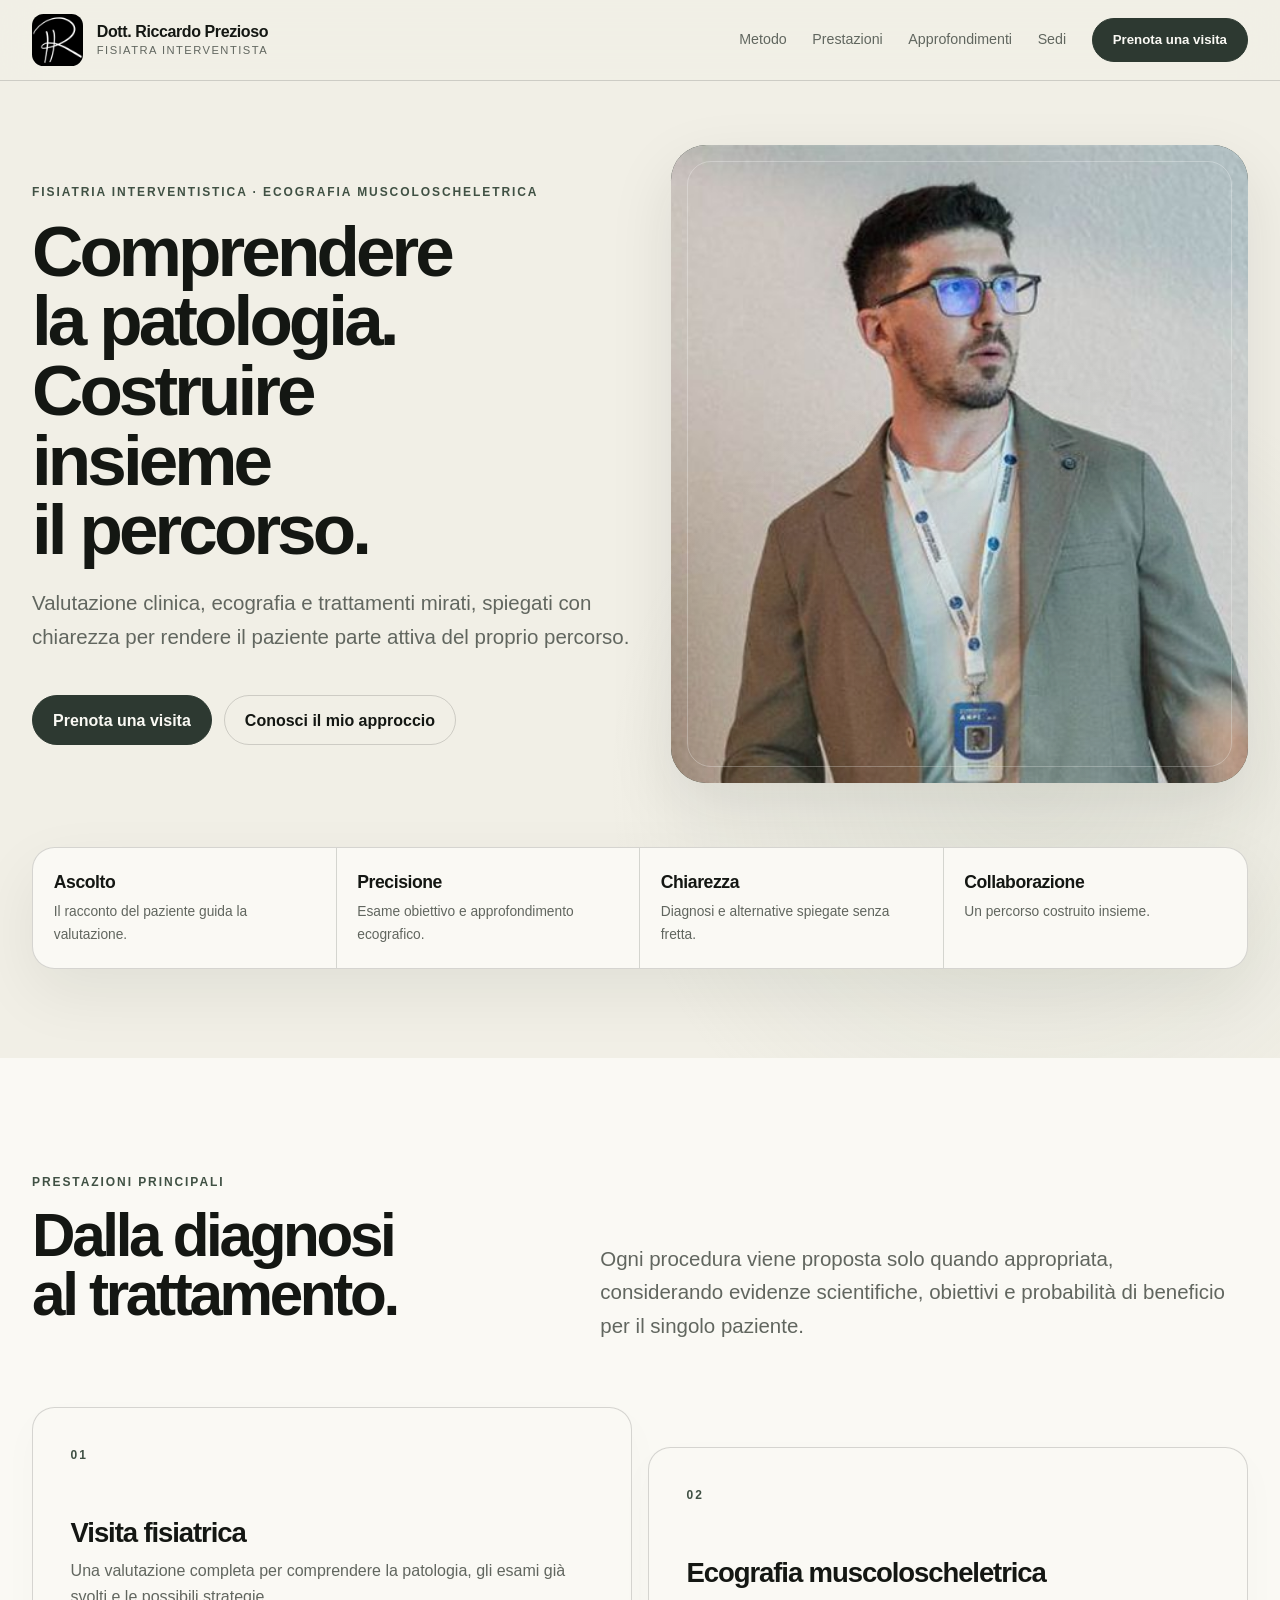
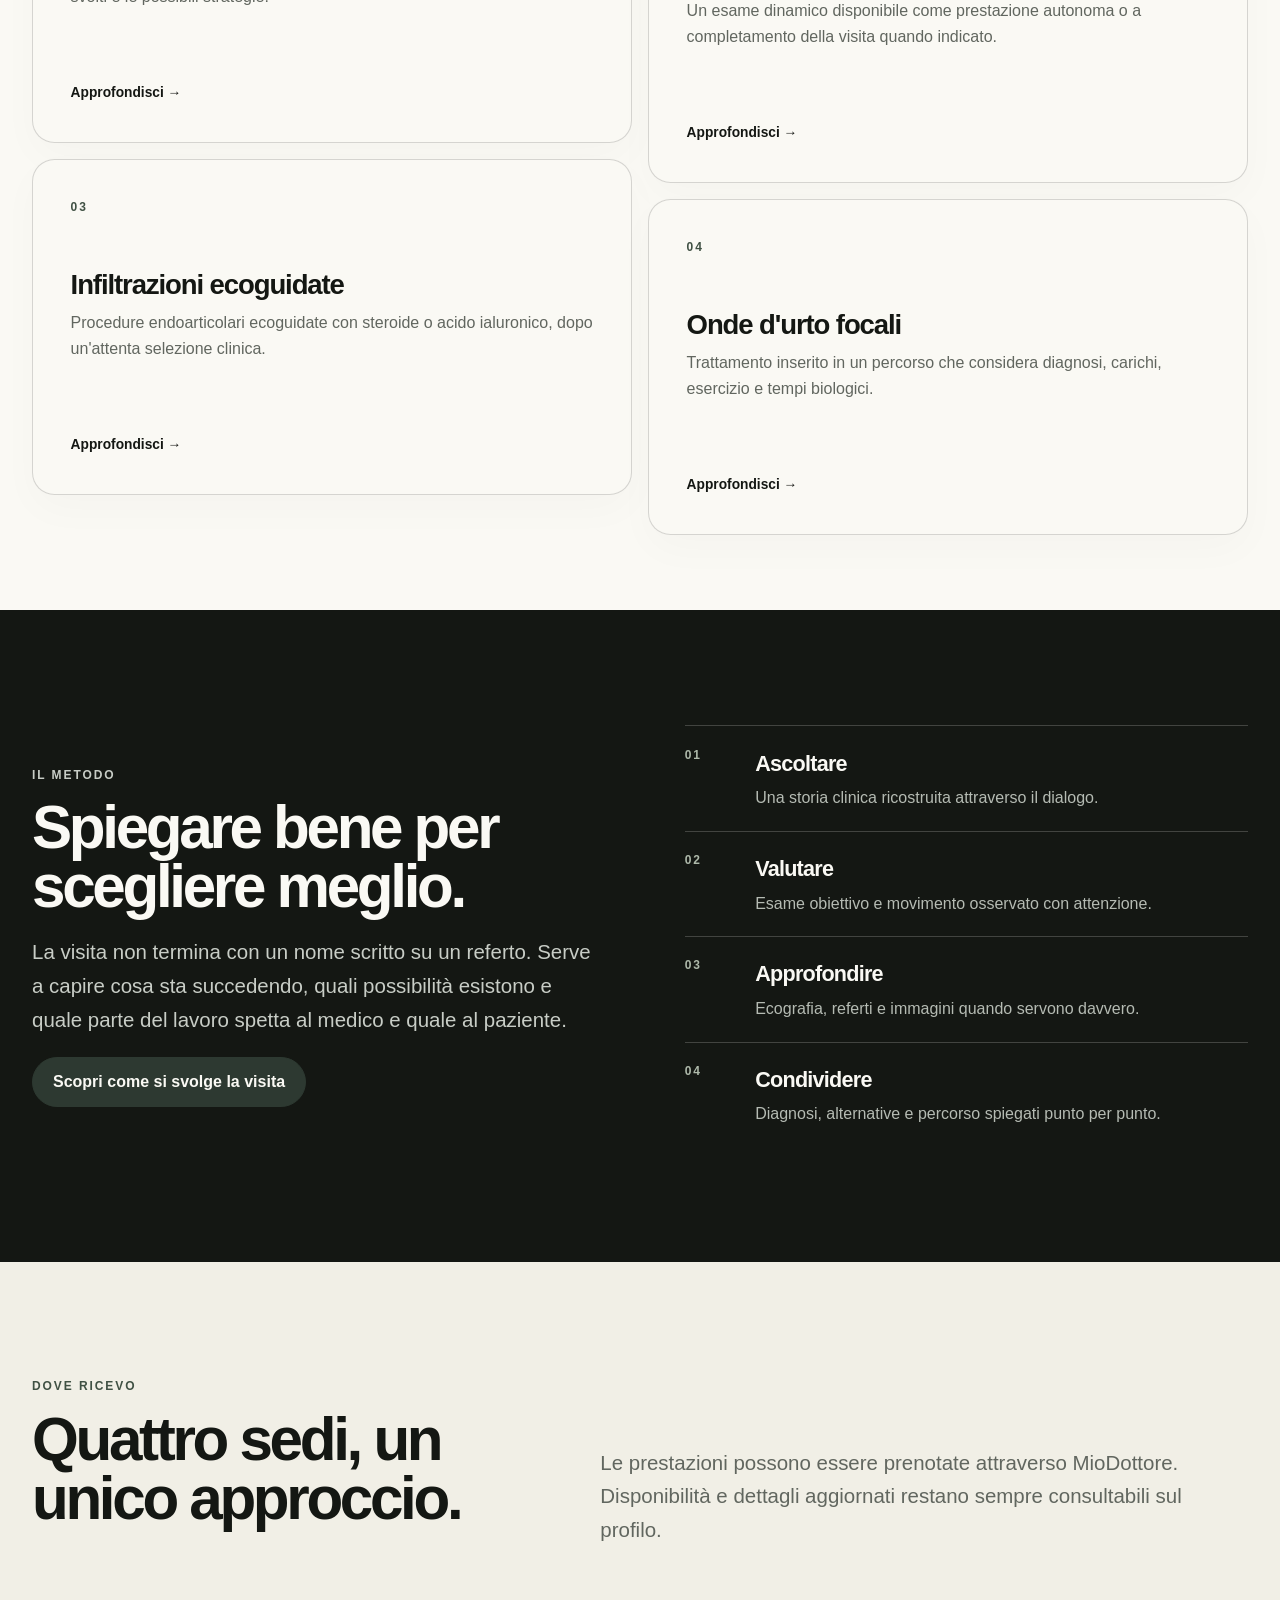
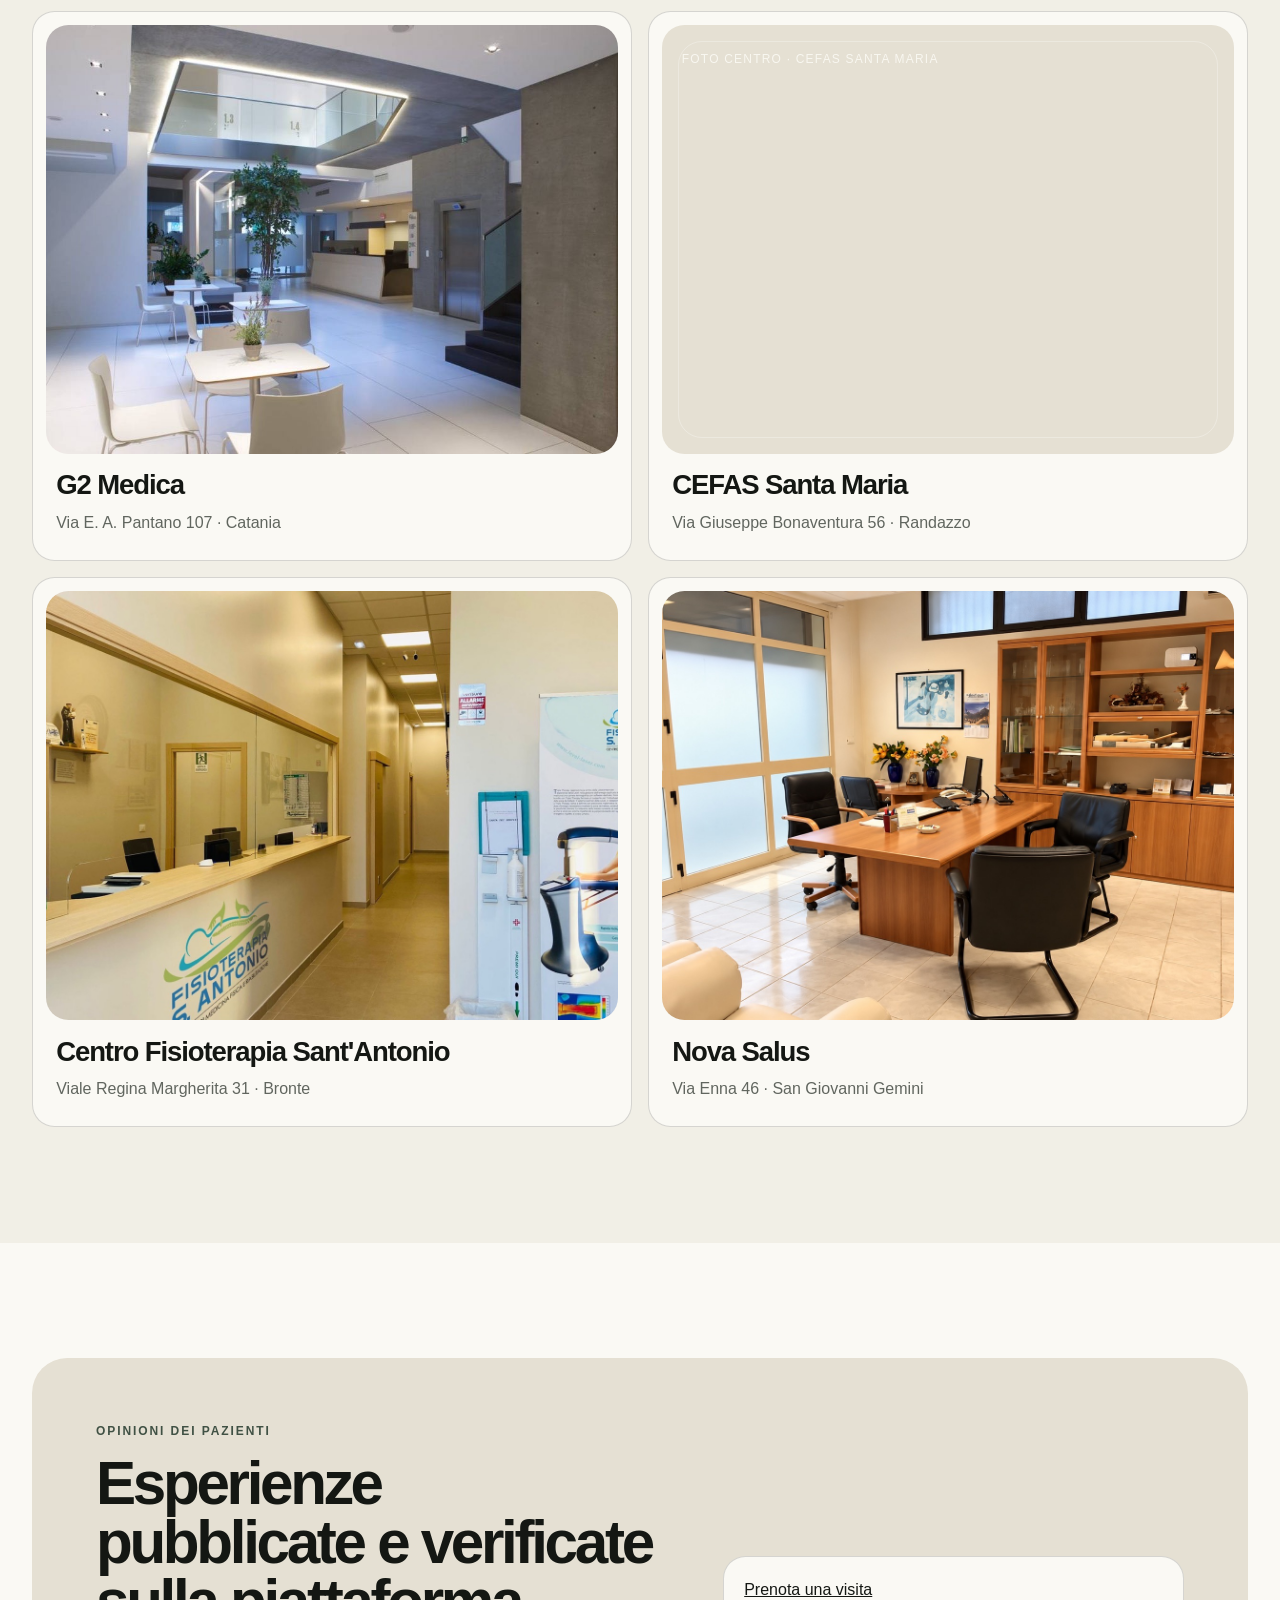
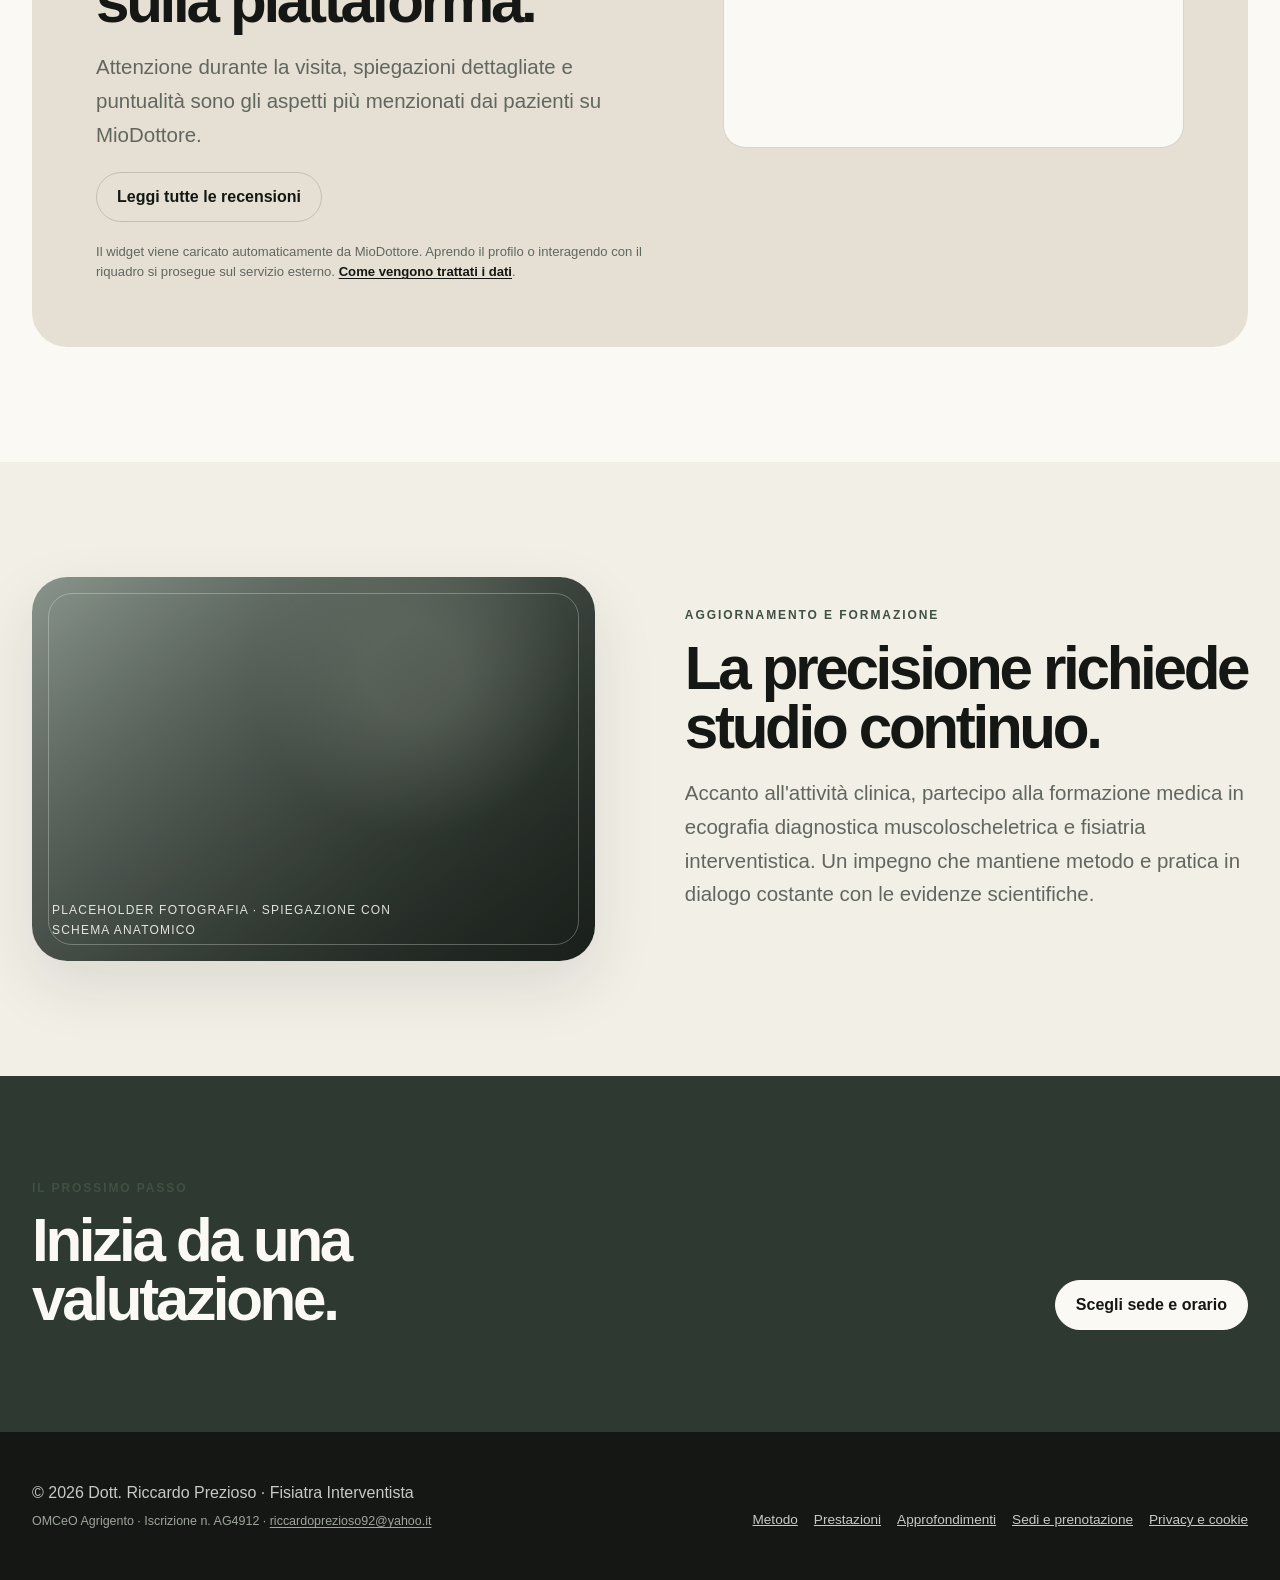
<file: site/index.html>
<!doctype html>
<html lang="it">
  <head>
    <meta charset="utf-8">
    <meta name="viewport" content="width=device-width, initial-scale=1">
    <meta name="description" content="Sito professionale del Dott. Riccardo Prezioso, Fisiatra Interventista.">
    <link rel="canonical" href="https://www.riccardoprezioso.it/">
    <title>Dott. Riccardo Prezioso — Fisiatra Interventista</title>
    <link rel="icon" href="favicon.ico" sizes="any">
    <link rel="icon" type="image/png" sizes="32x32" href="assets/images/favicon-32.png">
    <link rel="icon" type="image/png" sizes="192x192" href="assets/images/icon-192.png">
    <link rel="apple-touch-icon" href="assets/images/apple-touch-icon.png">
    <meta name="theme-color" content="#141713">
    <link rel="stylesheet" href="assets/css/styles.css?v=20261024-5">
    <script src="assets/js/main.js?v=20261024-3" defer></script>
  </head>
  <body>
    <a class="skip-link" href="#contenuto">Vai al contenuto</a>

    <header class="site-header">
      <div class="container header-inner">
        <a class="brand" href="index.html" aria-label="Dott. Riccardo Prezioso, home">
          <img class="brand-mark" src="assets/images/logo-riccardo-prezioso.jpg" alt="" width="512" height="512" aria-hidden="true">
          <span class="brand-copy">
            <strong>Dott. Riccardo Prezioso</strong>
            <small>Fisiatra Interventista</small>
          </span>
        </a>
        <div class="header-actions">
          <a class="button mobile-booking-button" href="sedi.html#prenota">Prenota una visita</a>
          <button class="menu-toggle" type="button" aria-expanded="false" aria-controls="site-navigation">
            <span data-menu-toggle-text>Menu</span>
            <span class="menu-toggle-icon" aria-hidden="true"><span></span><span></span></span>
          </button>
        </div>
        <nav class="site-nav" id="site-navigation" aria-label="Navigazione principale" data-mobile-nav>
          <a class="nav-home" data-nav-link href="index.html">Home</a>
          <a data-nav-link href="metodo.html">Metodo</a>
          <a data-nav-link href="prestazioni.html">Prestazioni</a>
          <a data-nav-link href="approfondimenti.html">Approfondimenti</a>
          <a data-nav-link href="sedi.html">Sedi</a>
          <a class="button" href="sedi.html#prenota">Prenota una visita</a>
        </nav>
      </div>
    </header>

    <main id="contenuto">
      <section class="hero">
        <div class="container hero-grid">
          <div class="hero-copy">
            <p class="eyebrow">Fisiatria interventistica · Ecografia muscoloscheletrica</p>
            <h1>Comprendere la patologia. Costruire insieme il percorso.</h1>
            <p class="lead">Valutazione clinica, ecografia e trattamenti mirati, spiegati con chiarezza per rendere il paziente parte attiva del proprio percorso.</p>
            <div class="hero-actions">
              <a class="button" href="sedi.html#prenota">Prenota una visita</a>
              <a class="button secondary" href="metodo.html">Conosci il mio approccio</a>
            </div>
          </div>
          <figure class="profile-photo hero-profile-photo">
            <img src="assets/images/riccardo-prezioso-miodottore.jpg" alt="Dott. Riccardo Prezioso" width="500" height="500" fetchpriority="high">
          </figure>
        </div>
      </section>

      <section class="trust-strip" aria-label="Elementi principali del metodo">
        <div class="container trust-grid">
          <div class="trust-item"><strong>Ascolto</strong><span>Il racconto del paziente guida la valutazione.</span></div>
          <div class="trust-item"><strong>Precisione</strong><span>Esame obiettivo e approfondimento ecografico.</span></div>
          <div class="trust-item"><strong>Chiarezza</strong><span>Diagnosi e alternative spiegate senza fretta.</span></div>
          <div class="trust-item"><strong>Collaborazione</strong><span>Un percorso costruito insieme.</span></div>
        </div>
      </section>

      <section class="section surface" id="prestazioni">
        <div class="container">
          <div class="section-heading">
            <div>
              <p class="eyebrow">Prestazioni principali</p>
              <h2>Dalla diagnosi al trattamento.</h2>
            </div>
            <p class="lead">Ogni procedura viene proposta solo quando appropriata, considerando evidenze scientifiche, obiettivi e probabilità di beneficio per il singolo paziente.</p>
          </div>
          <div class="card-grid">
            <a class="card" href="prestazioni.html#visita">
              <span class="card-number">01</span>
              <div><h3>Visita fisiatrica</h3><p>Una valutazione completa per comprendere la patologia, gli esami già svolti e le possibili strategie.</p></div>
              <span class="card-cta">Approfondisci →</span>
            </a>
            <a class="card" href="prestazioni.html#ecografia">
              <span class="card-number">02</span>
              <div><h3>Ecografia muscoloscheletrica</h3><p>Un esame dinamico disponibile come prestazione autonoma o a completamento della visita quando indicato.</p></div>
              <span class="card-cta">Approfondisci →</span>
            </a>
            <a class="card" href="prestazioni.html#infiltrazioni">
              <span class="card-number">03</span>
              <div><h3>Infiltrazioni ecoguidate</h3><p>Procedure endoarticolari ecoguidate con steroide o acido ialuronico, dopo un'attenta selezione clinica.</p></div>
              <span class="card-cta">Approfondisci →</span>
            </a>
            <a class="card" href="prestazioni.html#onde-urto">
              <span class="card-number">04</span>
              <div><h3>Onde d'urto focali</h3><p>Trattamento inserito in un percorso che considera diagnosi, carichi, esercizio e tempi biologici.</p></div>
              <span class="card-cta">Approfondisci →</span>
            </a>
          </div>
        </div>
      </section>

      <section class="section dark">
        <div class="container split">
          <div>
            <p class="eyebrow">Il metodo</p>
            <h2>Spiegare bene per scegliere meglio.</h2>
            <p class="lead">La visita non termina con un nome scritto su un referto. Serve a capire cosa sta succedendo, quali possibilità esistono e quale parte del lavoro spetta al medico e quale al paziente.</p>
            <a class="button" href="metodo.html">Scopri come si svolge la visita</a>
          </div>
          <ol class="steps">
            <li><div><strong>Ascoltare</strong><span>Una storia clinica ricostruita attraverso il dialogo.</span></div></li>
            <li><div><strong>Valutare</strong><span>Esame obiettivo e movimento osservato con attenzione.</span></div></li>
            <li><div><strong>Approfondire</strong><span>Ecografia, referti e immagini quando servono davvero.</span></div></li>
            <li><div><strong>Condividere</strong><span>Diagnosi, alternative e percorso spiegati punto per punto.</span></div></li>
          </ol>
        </div>
      </section>

      <section class="section" id="sedi">
        <div class="container">
          <div class="section-heading">
            <div>
              <p class="eyebrow">Dove ricevo</p>
              <h2>Quattro sedi, un unico approccio.</h2>
            </div>
            <p class="lead">Le prestazioni possono essere prenotate attraverso MioDottore. Disponibilità e dettagli aggiornati restano sempre consultabili sul profilo.</p>
          </div>
          <div class="location-grid">
            <article class="location-card">
              <figure class="center-photo"><img src="assets/images/centro-g2-medica.jpg" alt="Area di accoglienza interna di G2 Medica" width="912" height="684" loading="lazy"></figure>
              <div class="location-copy"><h3>G2 Medica</h3><p>Via E. A. Pantano 107 · Catania</p></div>
            </article>
            <article class="location-card">
              <div class="photo-placeholder center-photo" role="img" aria-label="Placeholder fotografia di CEFAS Santa Maria"><span>Foto centro · CEFAS Santa Maria</span></div>
              <div class="location-copy"><h3>CEFAS Santa Maria</h3><p>Via Giuseppe Bonaventura 56 · Randazzo</p></div>
            </article>
            <article class="location-card">
              <figure class="center-photo"><img src="assets/images/centro-sant-antonio.jpg" alt="Reception del Centro Fisioterapia Sant'Antonio" width="1200" height="900" loading="lazy"></figure>
              <div class="location-copy"><h3>Centro Fisioterapia Sant'Antonio</h3><p>Viale Regina Margherita 31 · Bronte</p></div>
            </article>
            <article class="location-card">
              <figure class="center-photo"><img src="assets/images/centro-nova-salus.jpg" alt="Studio medico di Nova Salus" width="1200" height="900" loading="lazy"></figure>
              <div class="location-copy"><h3>Nova Salus</h3><p>Via Enna 46 · San Giovanni Gemini</p></div>
            </article>
          </div>
        </div>
      </section>

      <section class="section surface">
        <div class="container review-panel">
          <div>
            <p class="eyebrow">Opinioni dei pazienti</p>
            <h2>Esperienze pubblicate e verificate sulla piattaforma.</h2>
            <p class="lead">Attenzione durante la visita, spiegazioni dettagliate e puntualità sono gli aspetti più menzionati dai pazienti su MioDottore.</p>
            <a class="button secondary" href="https://www.miodottore.it/profilo/riccardo-prezioso" rel="nofollow">Leggi tutte le recensioni</a>
            <p class="external-service-note">Il widget viene caricato automaticamente da MioDottore. Aprendo il profilo o interagendo con il riquadro si prosegue sul servizio esterno. <a href="privacy.html#miodottore">Come vengono trattati i dati</a>.</p>
          </div>
          <div class="widget-frame">
            <a id="zl-url" class="zl-url" href="https://www.miodottore.it/profilo/riccardo-prezioso" rel="nofollow" data-zlw-doctor="riccardo-prezioso" data-zlw-type="certificate" data-zlw-opinion="false" data-zlw-hide-branding="true" data-zlw-saas-only="true" data-zlw-a11y-title="Widget di prenotazione visite mediche">Prenota una visita</a>
            <script>!function($_x,_s,id){var js,fjs=$_x.getElementsByTagName(_s)[0];if(!$_x.getElementById(id)){js=$_x.createElement(_s);js.id=id;js.src="https://platform.docplanner.com/js/widget.js";fjs.parentNode.insertBefore(js,fjs);}}(document,"script","zl-widget-s");</script>
          </div>
        </div>
      </section>

      <section class="section">
        <div class="container split">
          <div class="photo-placeholder" role="img" aria-label="Placeholder fotografia durante una spiegazione clinica"><span>Placeholder fotografia · spiegazione con schema anatomico</span></div>
          <div>
            <p class="eyebrow">Aggiornamento e formazione</p>
            <h2>La precisione richiede studio continuo.</h2>
            <p class="lead">Accanto all'attività clinica, partecipo alla formazione medica in ecografia diagnostica muscoloscheletrica e fisiatria interventistica. Un impegno che mantiene metodo e pratica in dialogo costante con le evidenze scientifiche.</p>
          </div>
        </div>
      </section>

      <section class="cta-band">
        <div class="container cta-inner">
          <div>
            <p class="eyebrow">Il prossimo passo</p>
            <h2>Inizia da una valutazione.</h2>
          </div>
          <a class="button" href="sedi.html#prenota">Scegli sede e orario</a>
        </div>
      </section>
    </main>

    <footer class="site-footer">
      <div class="container footer-grid">
        <div class="footer-identity">
          <p>© 2026 Dott. Riccardo Prezioso · Fisiatra Interventista</p>
          <p class="footer-meta">OMCeO Agrigento · Iscrizione n. AG4912 · <a href="mailto:riccardoprezioso92@yahoo.it">riccardoprezioso92@yahoo.it</a></p>
        </div>
        <nav class="footer-links" aria-label="Link nel piè di pagina">
          <a href="metodo.html">Metodo</a>
          <a href="prestazioni.html">Prestazioni</a>
          <a href="approfondimenti.html">Approfondimenti</a>
          <a href="sedi.html">Sedi e prenotazione</a>
          <a href="privacy.html">Privacy e cookie</a>
        </nav>
      </div>
    </footer>
  </body>
</html>
</file>
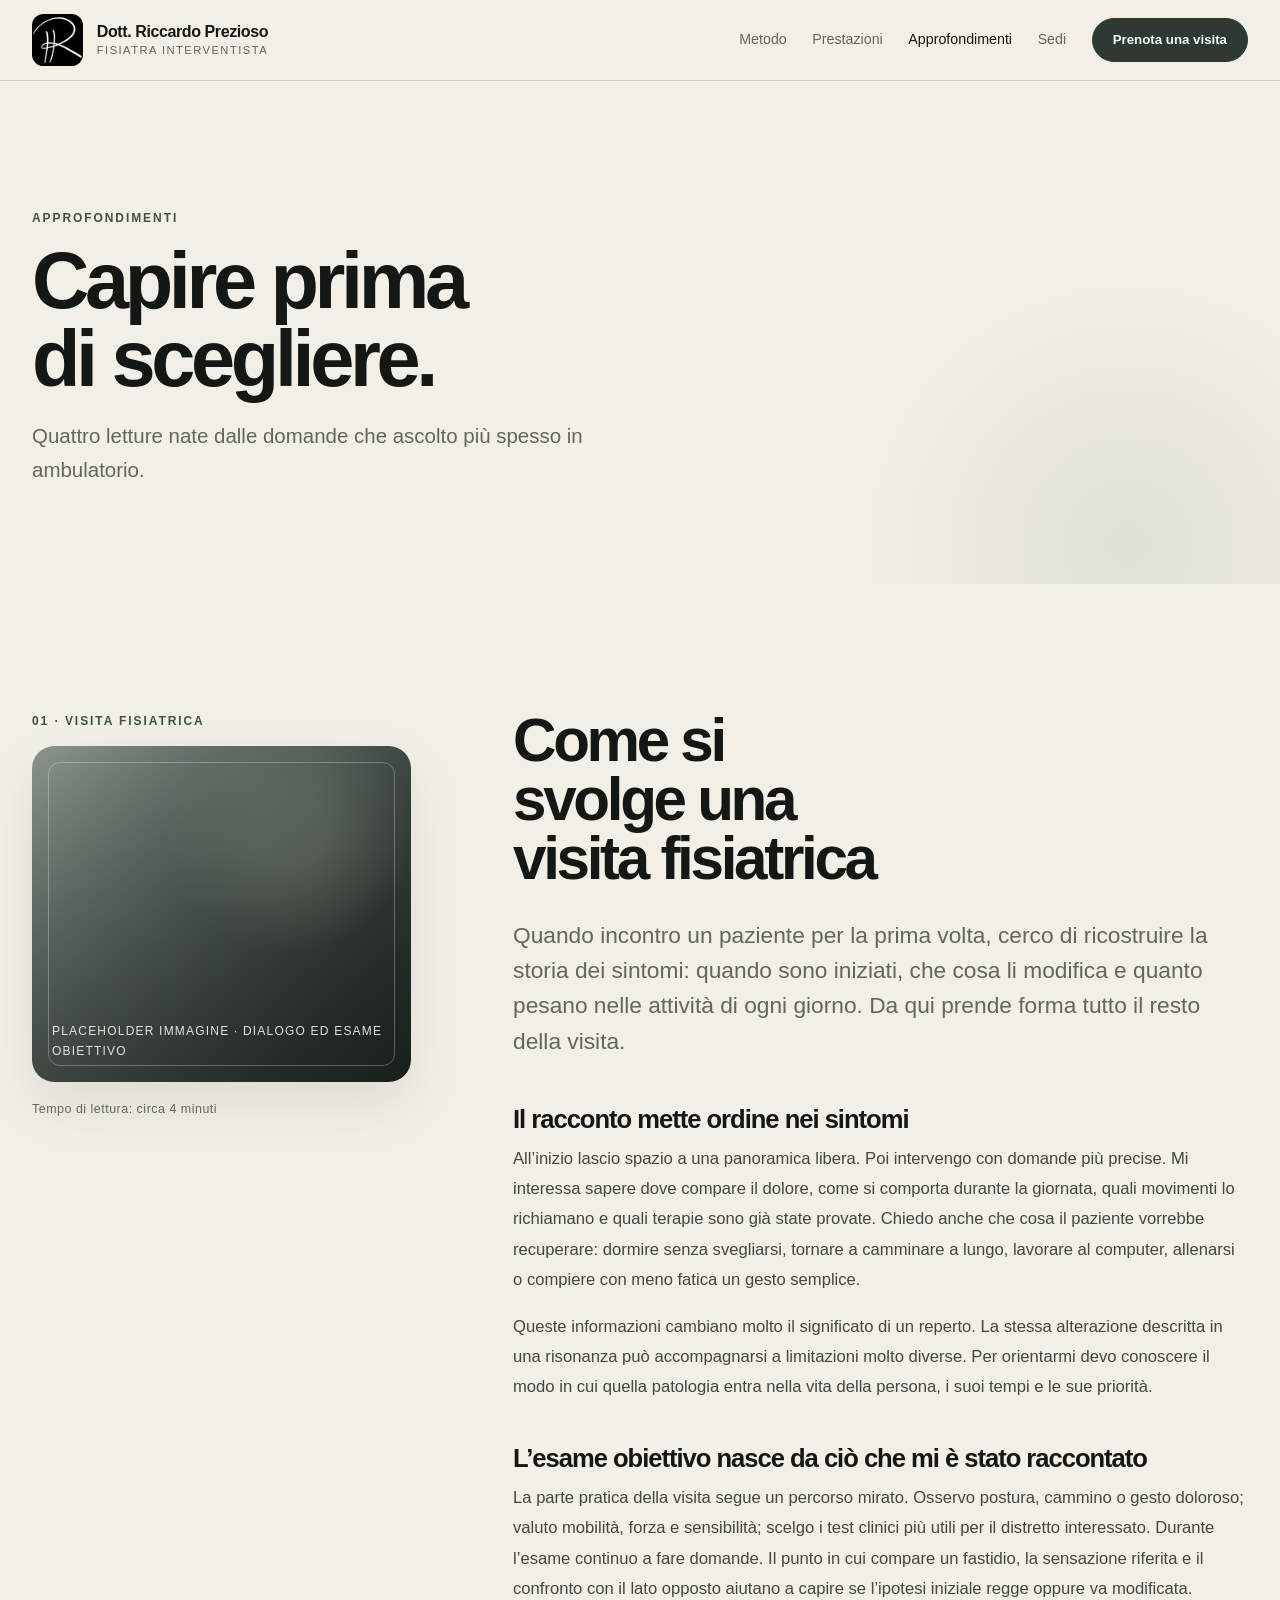
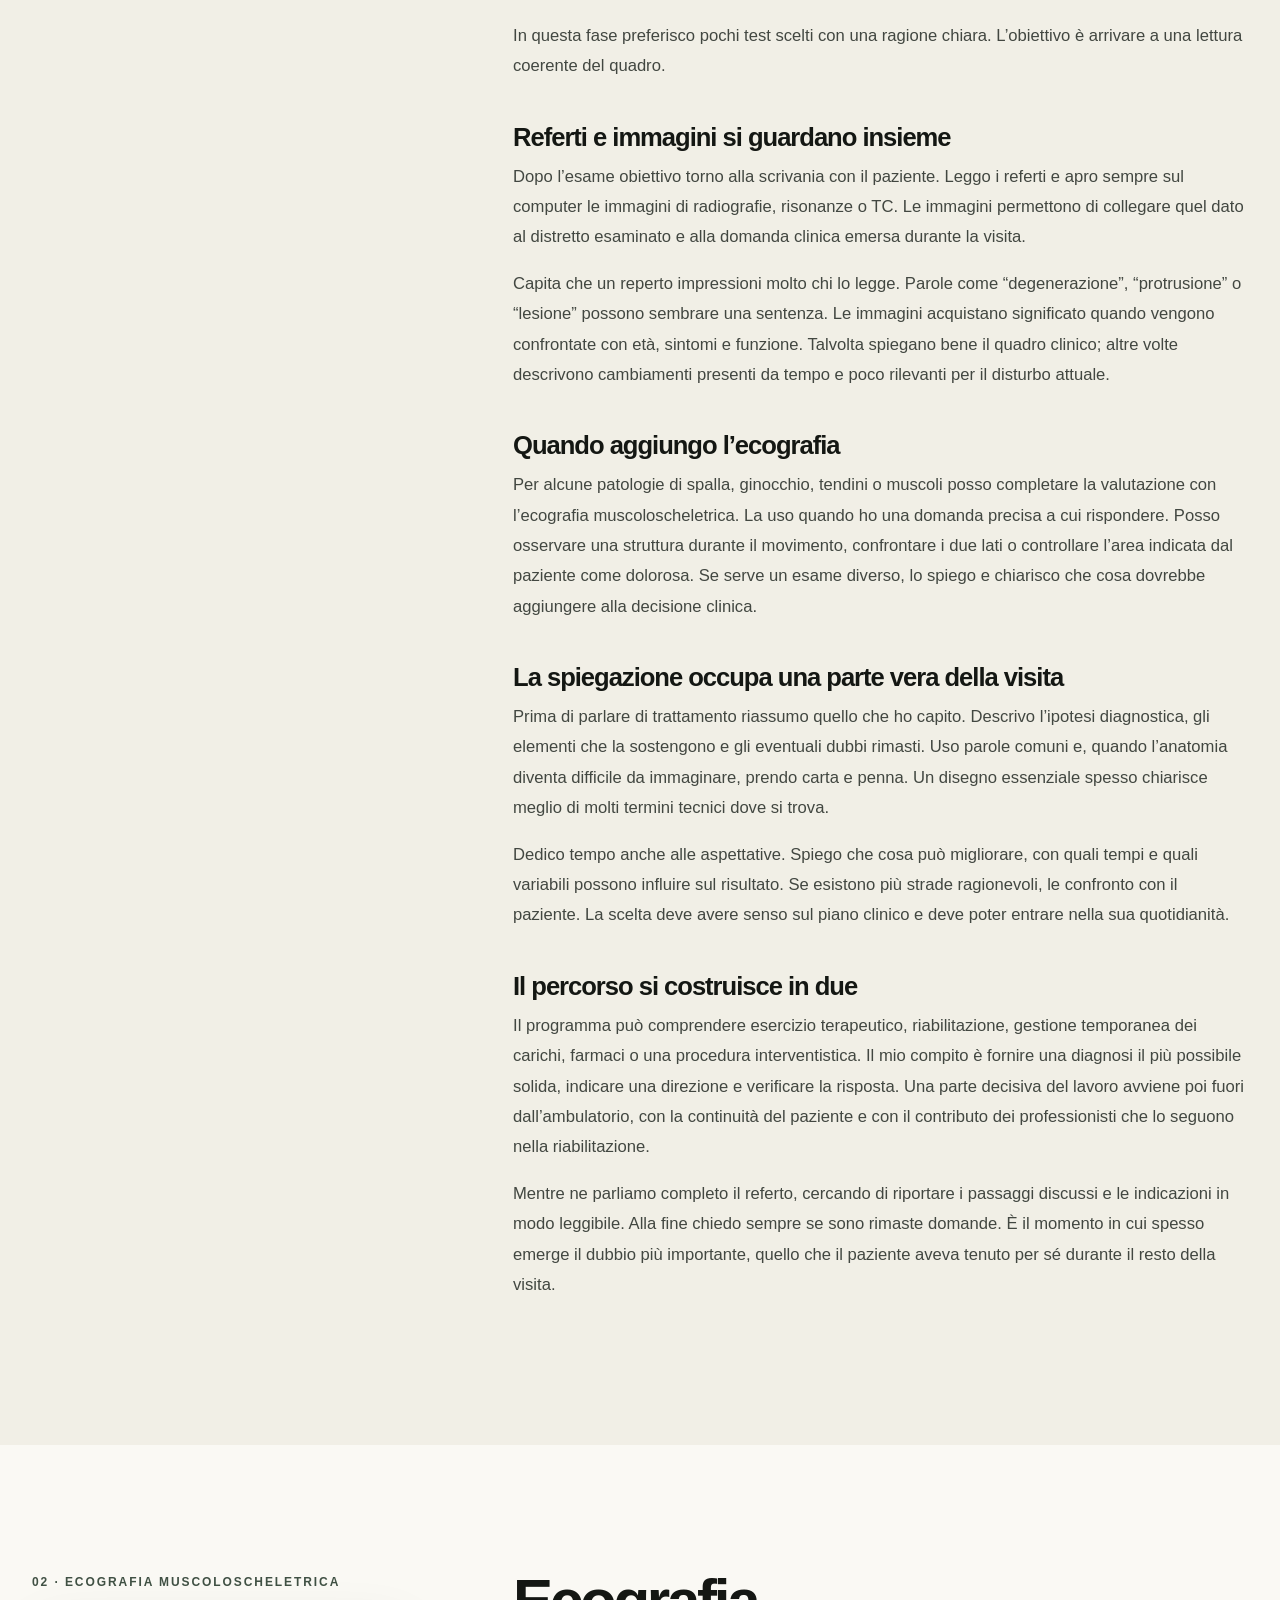
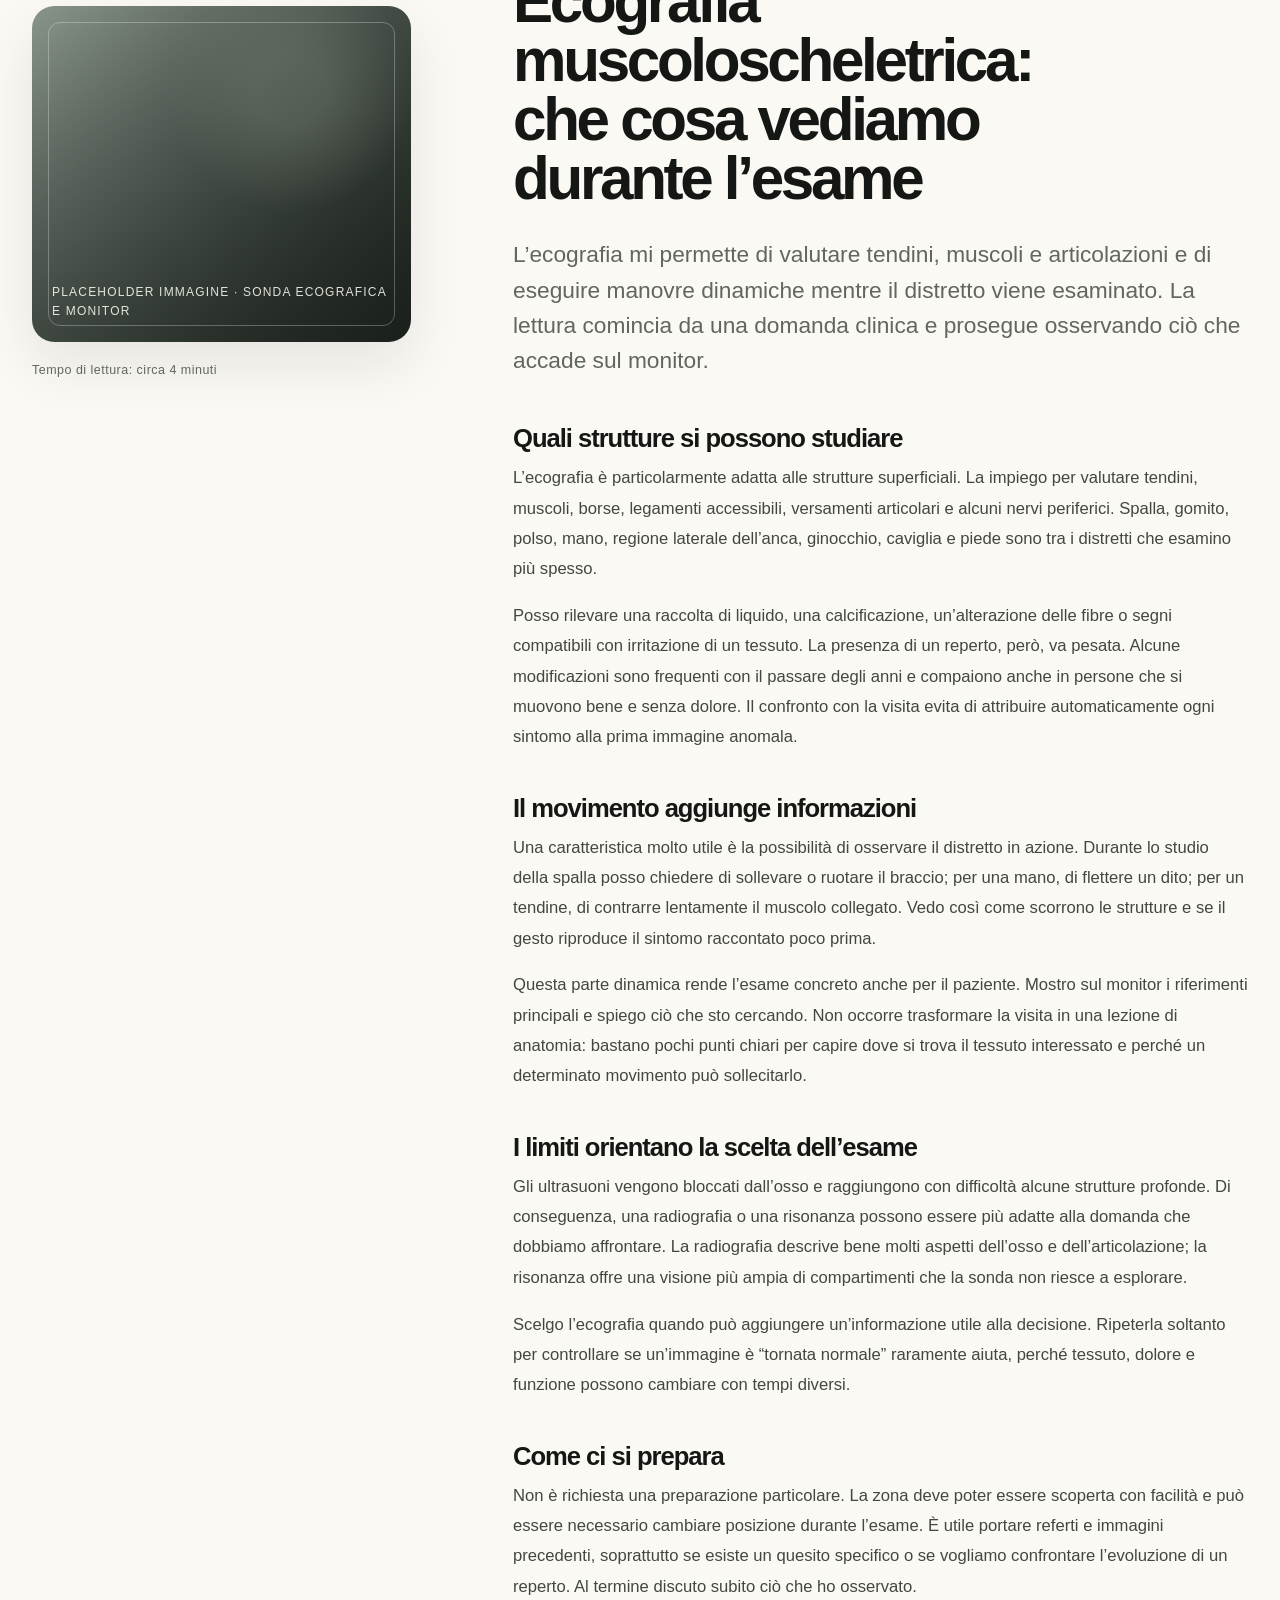
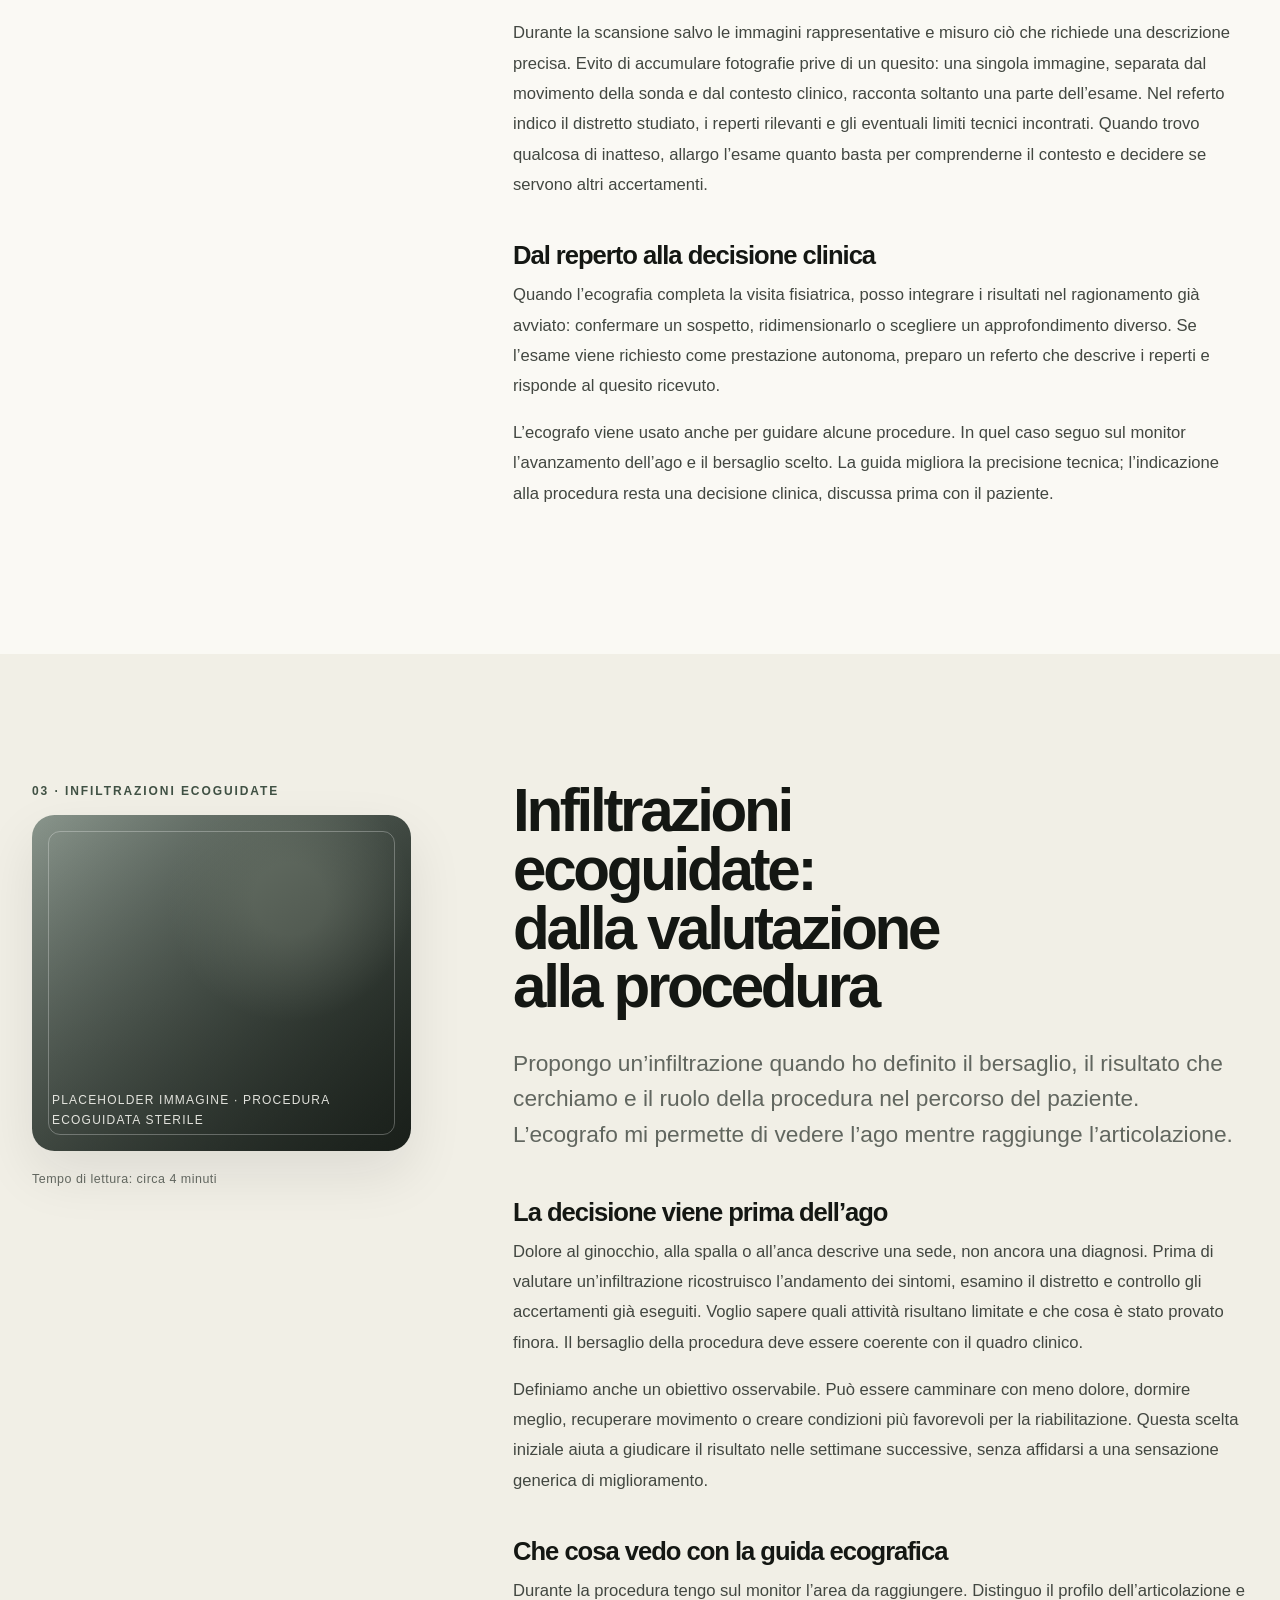
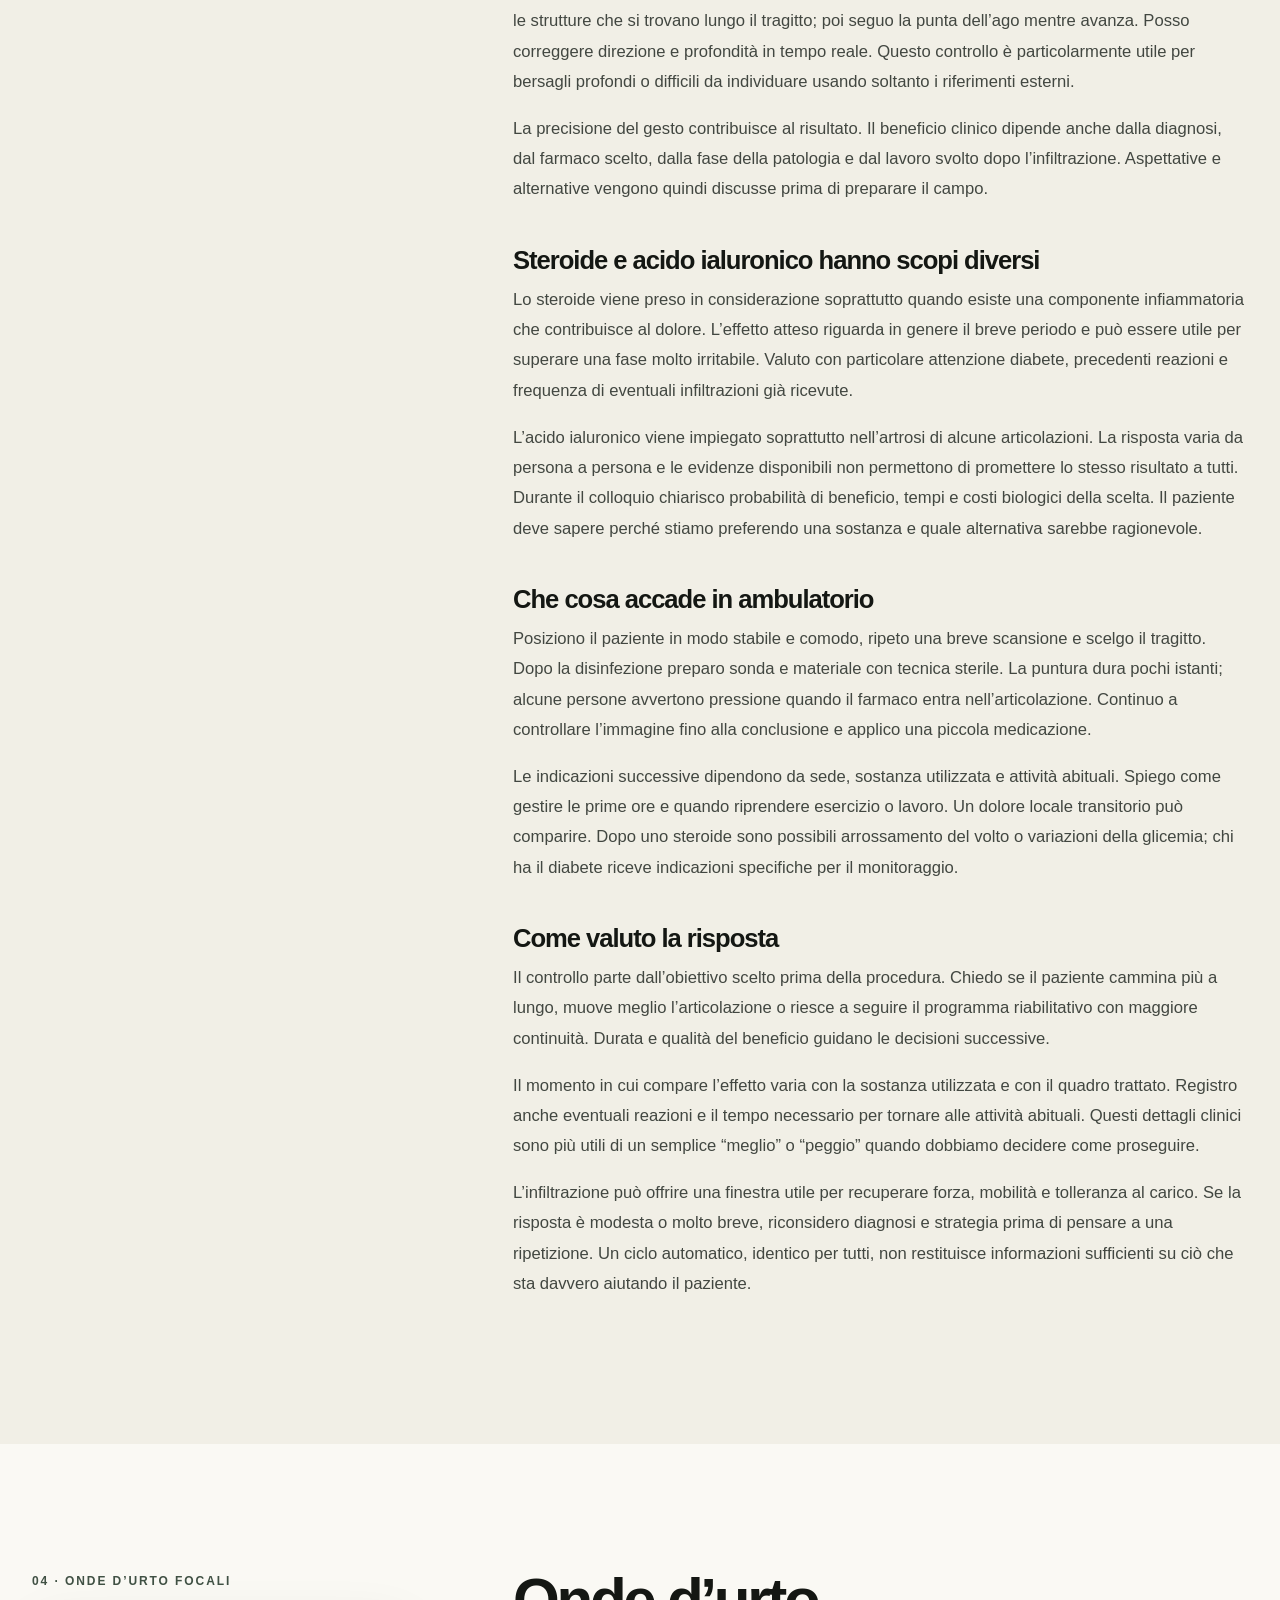
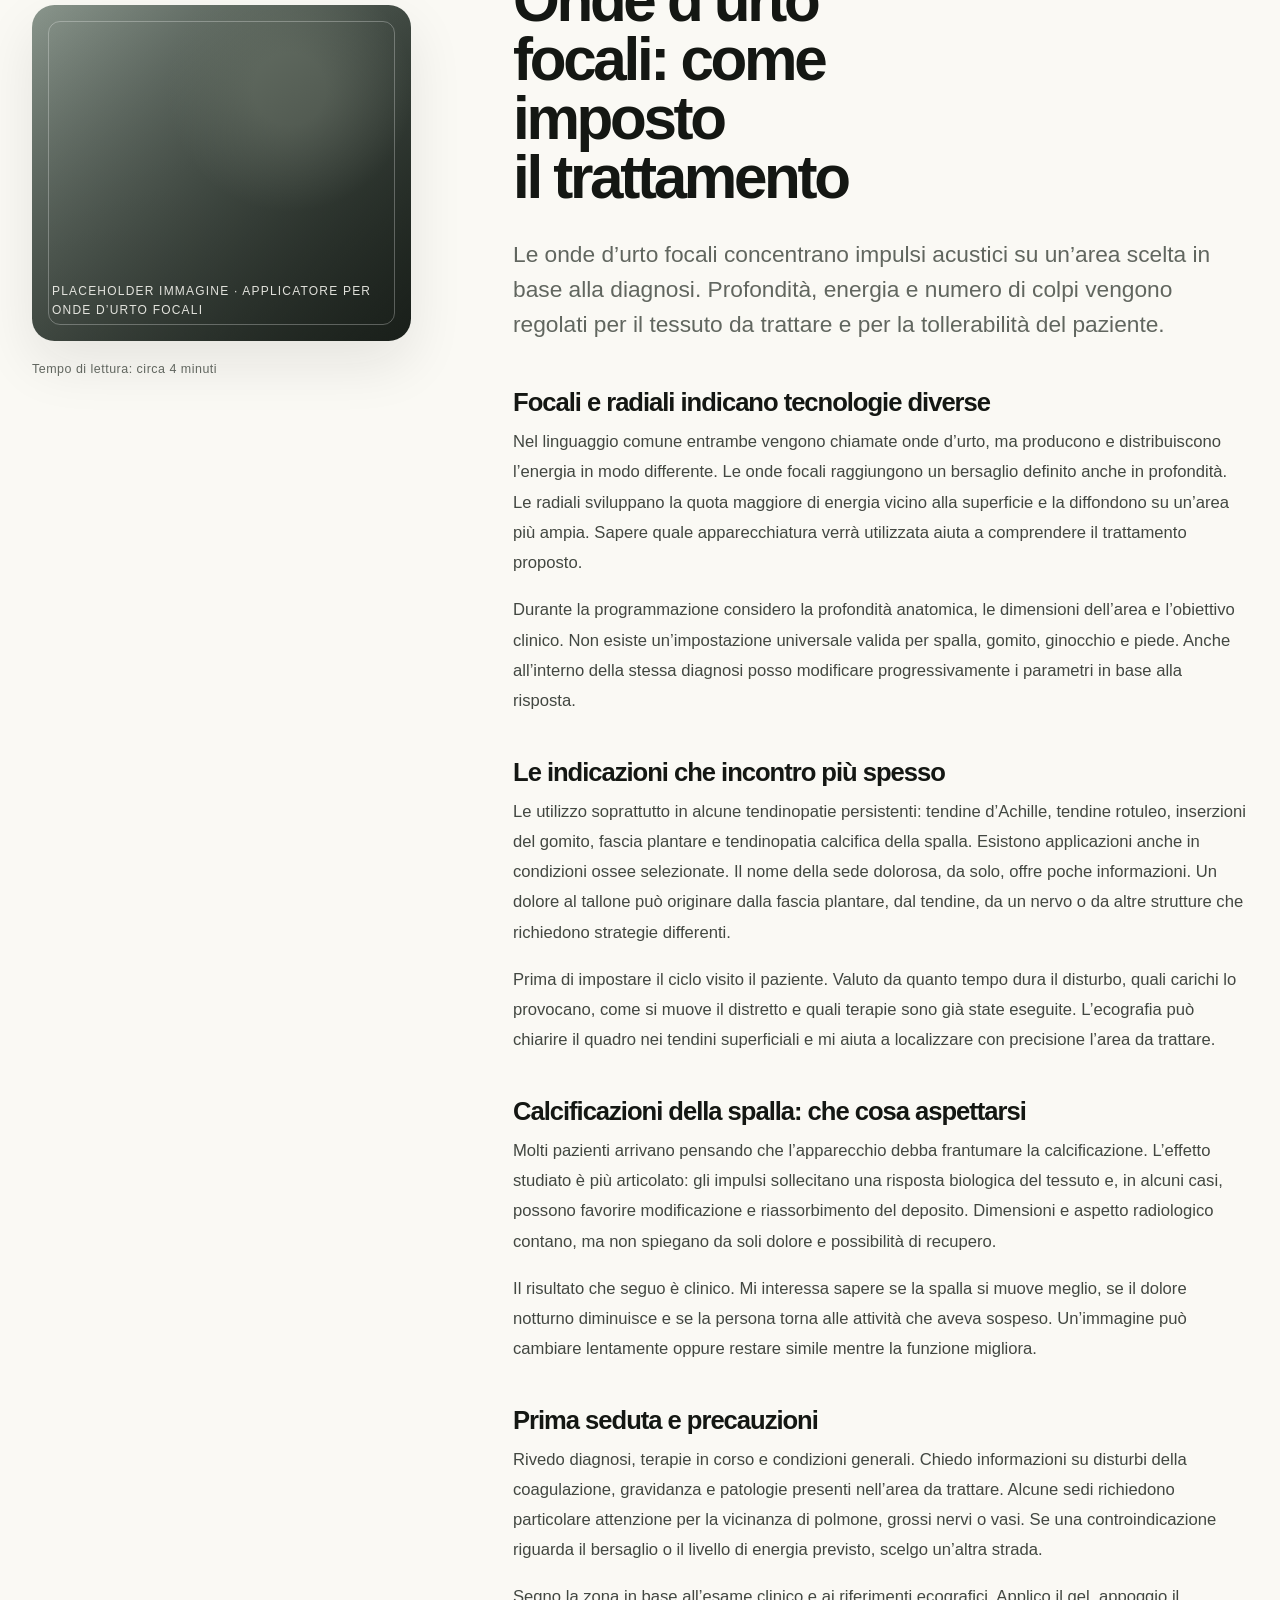
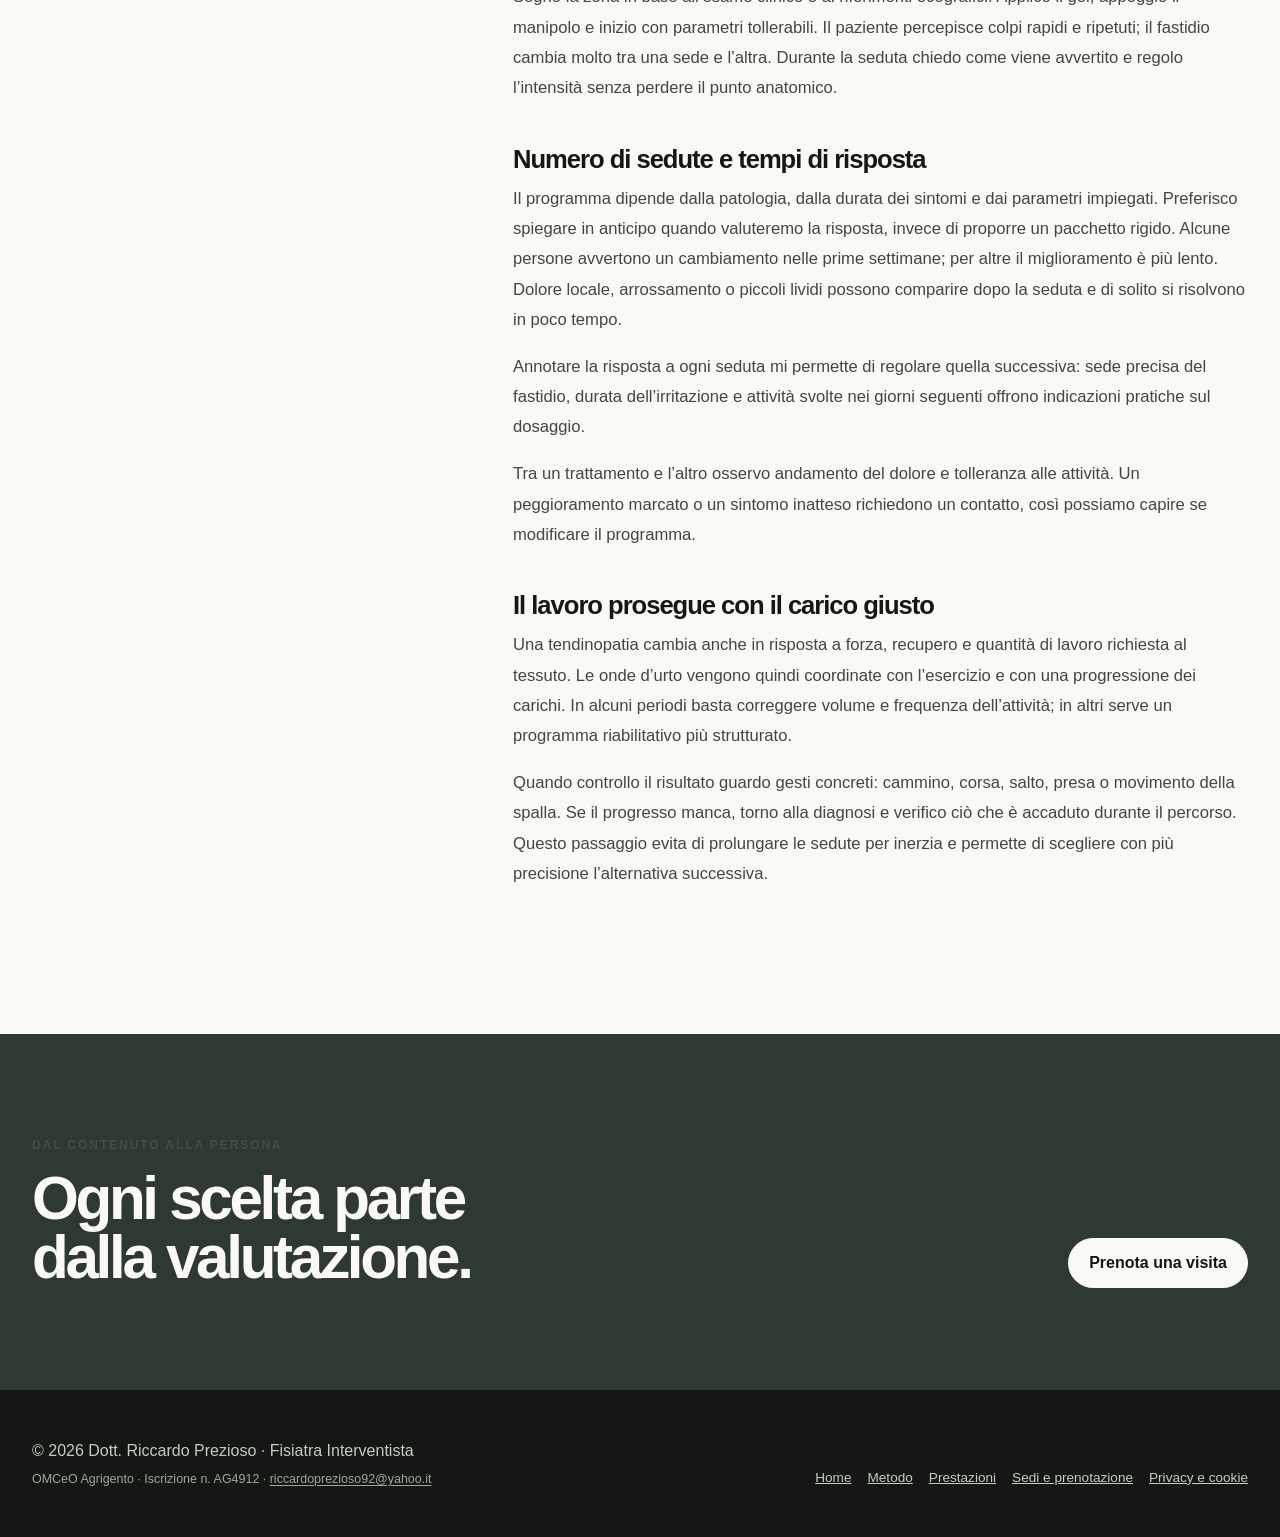
<file: site/approfondimenti.html>
<!doctype html>
<html lang="it">
  <head>
    <meta charset="utf-8">
    <meta name="viewport" content="width=device-width, initial-scale=1">
    <meta name="description" content="Approfondimenti del Dott. Riccardo Prezioso su visita fisiatrica, ecografia muscoloscheletrica, infiltrazioni ecoguidate e onde d'urto focali.">
    <link rel="canonical" href="https://www.riccardoprezioso.it/approfondimenti.html">
    <title>Approfondimenti — Dott. Riccardo Prezioso</title>
    <link rel="icon" href="favicon.ico" sizes="any">
    <link rel="icon" type="image/png" sizes="32x32" href="assets/images/favicon-32.png">
    <link rel="icon" type="image/png" sizes="192x192" href="assets/images/icon-192.png">
    <link rel="apple-touch-icon" href="assets/images/apple-touch-icon.png">
    <meta name="theme-color" content="#141713">
    <link rel="stylesheet" href="assets/css/styles.css?v=20261024-5">
    <script src="assets/js/main.js?v=20261024-3" defer></script>
  </head>
  <body>
    <a class="skip-link" href="#contenuto">Vai al contenuto</a>
    <header class="site-header">
      <div class="container header-inner">
        <a class="brand" href="index.html" aria-label="Dott. Riccardo Prezioso, home"><img class="brand-mark" src="assets/images/logo-riccardo-prezioso.jpg" alt="" width="512" height="512" aria-hidden="true"><span class="brand-copy"><strong>Dott. Riccardo Prezioso</strong><small>Fisiatra Interventista</small></span></a>
        <div class="header-actions"><a class="button mobile-booking-button" href="sedi.html#prenota">Prenota una visita</a><button class="menu-toggle" type="button" aria-expanded="false" aria-controls="site-navigation"><span data-menu-toggle-text>Menu</span><span class="menu-toggle-icon" aria-hidden="true"><span></span><span></span></span></button></div>
        <nav class="site-nav" id="site-navigation" aria-label="Navigazione principale" data-mobile-nav><a class="nav-home" data-nav-link href="index.html">Home</a><a data-nav-link href="metodo.html">Metodo</a><a data-nav-link href="prestazioni.html">Prestazioni</a><a data-nav-link href="approfondimenti.html">Approfondimenti</a><a data-nav-link href="sedi.html">Sedi</a><a class="button" href="sedi.html#prenota">Prenota una visita</a></nav>
      </div>
    </header>

    <main id="contenuto">
      <header class="page-hero article-page-hero">
        <div class="container">
          <p class="eyebrow">Approfondimenti</p>
          <h1>Capire prima di scegliere.</h1>
          <p class="lead">Quattro letture nate dalle domande che ascolto più spesso in ambulatorio.</p>
        </div>
      </header>

      <article class="article-section" id="visita-fisiatrica">
        <div class="container article-layout">
          <aside class="article-aside">
            <p class="eyebrow">01 · Visita fisiatrica</p>
            <div class="photo-placeholder article-visual" role="img" aria-label="Placeholder per fotografia durante una visita fisiatrica"><span>Placeholder immagine · dialogo ed esame obiettivo</span></div>
            <p class="article-meta">Tempo di lettura: circa 4 minuti</p>
          </aside>
          <div class="article-copy">
            <h2>Come si svolge una visita fisiatrica</h2>
            <p class="article-deck">Quando incontro un paziente per la prima volta, cerco di ricostruire la storia dei sintomi: quando sono iniziati, che cosa li modifica e quanto pesano nelle attività di ogni giorno. Da qui prende forma tutto il resto della visita.</p>

            <h3>Il racconto mette ordine nei sintomi</h3>
            <p>All’inizio lascio spazio a una panoramica libera. Poi intervengo con domande più precise. Mi interessa sapere dove compare il dolore, come si comporta durante la giornata, quali movimenti lo richiamano e quali terapie sono già state provate. Chiedo anche che cosa il paziente vorrebbe recuperare: dormire senza svegliarsi, tornare a camminare a lungo, lavorare al computer, allenarsi o compiere con meno fatica un gesto semplice.</p>
            <p>Queste informazioni cambiano molto il significato di un reperto. La stessa alterazione descritta in una risonanza può accompagnarsi a limitazioni molto diverse. Per orientarmi devo conoscere il modo in cui quella patologia entra nella vita della persona, i suoi tempi e le sue priorità.</p>

            <h3>L’esame obiettivo nasce da ciò che mi è stato raccontato</h3>
            <p>La parte pratica della visita segue un percorso mirato. Osservo postura, cammino o gesto doloroso; valuto mobilità, forza e sensibilità; scelgo i test clinici più utili per il distretto interessato. Durante l’esame continuo a fare domande. Il punto in cui compare un fastidio, la sensazione riferita e il confronto con il lato opposto aiutano a capire se l’ipotesi iniziale regge oppure va modificata.</p>
            <p>In questa fase preferisco pochi test scelti con una ragione chiara. L’obiettivo è arrivare a una lettura coerente del quadro.</p>

            <h3>Referti e immagini si guardano insieme</h3>
            <p>Dopo l’esame obiettivo torno alla scrivania con il paziente. Leggo i referti e apro sempre sul computer le immagini di radiografie, risonanze o TC. Le immagini permettono di collegare quel dato al distretto esaminato e alla domanda clinica emersa durante la visita.</p>
            <p>Capita che un reperto impressioni molto chi lo legge. Parole come “degenerazione”, “protrusione” o “lesione” possono sembrare una sentenza. Le immagini acquistano significato quando vengono confrontate con età, sintomi e funzione. Talvolta spiegano bene il quadro clinico; altre volte descrivono cambiamenti presenti da tempo e poco rilevanti per il disturbo attuale.</p>

            <h3>Quando aggiungo l’ecografia</h3>
            <p>Per alcune patologie di spalla, ginocchio, tendini o muscoli posso completare la valutazione con l’ecografia muscoloscheletrica. La uso quando ho una domanda precisa a cui rispondere. Posso osservare una struttura durante il movimento, confrontare i due lati o controllare l’area indicata dal paziente come dolorosa. Se serve un esame diverso, lo spiego e chiarisco che cosa dovrebbe aggiungere alla decisione clinica.</p>

            <h3>La spiegazione occupa una parte vera della visita</h3>
            <p>Prima di parlare di trattamento riassumo quello che ho capito. Descrivo l’ipotesi diagnostica, gli elementi che la sostengono e gli eventuali dubbi rimasti. Uso parole comuni e, quando l’anatomia diventa difficile da immaginare, prendo carta e penna. Un disegno essenziale spesso chiarisce meglio di molti termini tecnici dove si trova.</p>
            <p>Dedico tempo anche alle aspettative. Spiego che cosa può migliorare, con quali tempi e quali variabili possono influire sul risultato. Se esistono più strade ragionevoli, le confronto con il paziente. La scelta deve avere senso sul piano clinico e deve poter entrare nella sua quotidianità.</p>

            <h3>Il percorso si costruisce in due</h3>
            <p>Il programma può comprendere esercizio terapeutico, riabilitazione, gestione temporanea dei carichi, farmaci o una procedura interventistica. Il mio compito è fornire una diagnosi il più possibile solida, indicare una direzione e verificare la risposta. Una parte decisiva del lavoro avviene poi fuori dall’ambulatorio, con la continuità del paziente e con il contributo dei professionisti che lo seguono nella riabilitazione.</p>
            <p>Mentre ne parliamo completo il referto, cercando di riportare i passaggi discussi e le indicazioni in modo leggibile. Alla fine chiedo sempre se sono rimaste domande. È il momento in cui spesso emerge il dubbio più importante, quello che il paziente aveva tenuto per sé durante il resto della visita.</p>
          </div>
        </div>
      </article>

      <article class="article-section surface" id="ecografia-muscoloscheletrica">
        <div class="container article-layout">
          <aside class="article-aside">
            <p class="eyebrow">02 · Ecografia muscoloscheletrica</p>
            <div class="photo-placeholder article-visual" role="img" aria-label="Placeholder per fotografia di un esame ecografico muscoloscheletrico"><span>Placeholder immagine · sonda ecografica e monitor</span></div>
            <p class="article-meta">Tempo di lettura: circa 4 minuti</p>
          </aside>
          <div class="article-copy">
            <h2>Ecografia muscoloscheletrica: che cosa vediamo durante l’esame</h2>
            <p class="article-deck">L’ecografia mi permette di valutare tendini, muscoli e articolazioni e di eseguire manovre dinamiche mentre il distretto viene esaminato. La lettura comincia da una domanda clinica e prosegue osservando ciò che accade sul monitor.</p>

            <h3>Quali strutture si possono studiare</h3>
            <p>L’ecografia è particolarmente adatta alle strutture superficiali. La impiego per valutare tendini, muscoli, borse, legamenti accessibili, versamenti articolari e alcuni nervi periferici. Spalla, gomito, polso, mano, regione laterale dell’anca, ginocchio, caviglia e piede sono tra i distretti che esamino più spesso.</p>
            <p>Posso rilevare una raccolta di liquido, una calcificazione, un’alterazione delle fibre o segni compatibili con irritazione di un tessuto. La presenza di un reperto, però, va pesata. Alcune modificazioni sono frequenti con il passare degli anni e compaiono anche in persone che si muovono bene e senza dolore. Il confronto con la visita evita di attribuire automaticamente ogni sintomo alla prima immagine anomala.</p>

            <h3>Il movimento aggiunge informazioni</h3>
            <p>Una caratteristica molto utile è la possibilità di osservare il distretto in azione. Durante lo studio della spalla posso chiedere di sollevare o ruotare il braccio; per una mano, di flettere un dito; per un tendine, di contrarre lentamente il muscolo collegato. Vedo così come scorrono le strutture e se il gesto riproduce il sintomo raccontato poco prima.</p>
            <p>Questa parte dinamica rende l’esame concreto anche per il paziente. Mostro sul monitor i riferimenti principali e spiego ciò che sto cercando. Non occorre trasformare la visita in una lezione di anatomia: bastano pochi punti chiari per capire dove si trova il tessuto interessato e perché un determinato movimento può sollecitarlo.</p>

            <h3>I limiti orientano la scelta dell’esame</h3>
            <p>Gli ultrasuoni vengono bloccati dall’osso e raggiungono con difficoltà alcune strutture profonde. Di conseguenza, una radiografia o una risonanza possono essere più adatte alla domanda che dobbiamo affrontare. La radiografia descrive bene molti aspetti dell’osso e dell’articolazione; la risonanza offre una visione più ampia di compartimenti che la sonda non riesce a esplorare.</p>
            <p>Scelgo l’ecografia quando può aggiungere un’informazione utile alla decisione. Ripeterla soltanto per controllare se un’immagine è “tornata normale” raramente aiuta, perché tessuto, dolore e funzione possono cambiare con tempi diversi.</p>

            <h3>Come ci si prepara</h3>
            <p>Non è richiesta una preparazione particolare. La zona deve poter essere scoperta con facilità e può essere necessario cambiare posizione durante l’esame. È utile portare referti e immagini precedenti, soprattutto se esiste un quesito specifico o se vogliamo confrontare l’evoluzione di un reperto. Al termine discuto subito ciò che ho osservato.</p>
            <p>Durante la scansione salvo le immagini rappresentative e misuro ciò che richiede una descrizione precisa. Evito di accumulare fotografie prive di un quesito: una singola immagine, separata dal movimento della sonda e dal contesto clinico, racconta soltanto una parte dell’esame. Nel referto indico il distretto studiato, i reperti rilevanti e gli eventuali limiti tecnici incontrati. Quando trovo qualcosa di inatteso, allargo l’esame quanto basta per comprenderne il contesto e decidere se servono altri accertamenti.</p>

            <h3>Dal reperto alla decisione clinica</h3>
            <p>Quando l’ecografia completa la visita fisiatrica, posso integrare i risultati nel ragionamento già avviato: confermare un sospetto, ridimensionarlo o scegliere un approfondimento diverso. Se l’esame viene richiesto come prestazione autonoma, preparo un referto che descrive i reperti e risponde al quesito ricevuto.</p>
            <p>L’ecografo viene usato anche per guidare alcune procedure. In quel caso seguo sul monitor l’avanzamento dell’ago e il bersaglio scelto. La guida migliora la precisione tecnica; l’indicazione alla procedura resta una decisione clinica, discussa prima con il paziente.</p>
          </div>
        </div>
      </article>

      <article class="article-section" id="infiltrazioni-ecoguidate">
        <div class="container article-layout">
          <aside class="article-aside">
            <p class="eyebrow">03 · Infiltrazioni ecoguidate</p>
            <div class="photo-placeholder article-visual" role="img" aria-label="Placeholder per fotografia di una procedura infiltrativa ecoguidata"><span>Placeholder immagine · procedura ecoguidata sterile</span></div>
            <p class="article-meta">Tempo di lettura: circa 4 minuti</p>
          </aside>
          <div class="article-copy">
            <h2>Infiltrazioni ecoguidate: dalla valutazione alla procedura</h2>
            <p class="article-deck">Propongo un’infiltrazione quando ho definito il bersaglio, il risultato che cerchiamo e il ruolo della procedura nel percorso del paziente. L’ecografo mi permette di vedere l’ago mentre raggiunge l’articolazione.</p>

            <h3>La decisione viene prima dell’ago</h3>
            <p>Dolore al ginocchio, alla spalla o all’anca descrive una sede, non ancora una diagnosi. Prima di valutare un’infiltrazione ricostruisco l’andamento dei sintomi, esamino il distretto e controllo gli accertamenti già eseguiti. Voglio sapere quali attività risultano limitate e che cosa è stato provato finora. Il bersaglio della procedura deve essere coerente con il quadro clinico.</p>
            <p>Definiamo anche un obiettivo osservabile. Può essere camminare con meno dolore, dormire meglio, recuperare movimento o creare condizioni più favorevoli per la riabilitazione. Questa scelta iniziale aiuta a giudicare il risultato nelle settimane successive, senza affidarsi a una sensazione generica di miglioramento.</p>

            <h3>Che cosa vedo con la guida ecografica</h3>
            <p>Durante la procedura tengo sul monitor l’area da raggiungere. Distinguo il profilo dell’articolazione e le strutture che si trovano lungo il tragitto; poi seguo la punta dell’ago mentre avanza. Posso correggere direzione e profondità in tempo reale. Questo controllo è particolarmente utile per bersagli profondi o difficili da individuare usando soltanto i riferimenti esterni.</p>
            <p>La precisione del gesto contribuisce al risultato. Il beneficio clinico dipende anche dalla diagnosi, dal farmaco scelto, dalla fase della patologia e dal lavoro svolto dopo l’infiltrazione. Aspettative e alternative vengono quindi discusse prima di preparare il campo.</p>

            <h3>Steroide e acido ialuronico hanno scopi diversi</h3>
            <p>Lo steroide viene preso in considerazione soprattutto quando esiste una componente infiammatoria che contribuisce al dolore. L’effetto atteso riguarda in genere il breve periodo e può essere utile per superare una fase molto irritabile. Valuto con particolare attenzione diabete, precedenti reazioni e frequenza di eventuali infiltrazioni già ricevute.</p>
            <p>L’acido ialuronico viene impiegato soprattutto nell’artrosi di alcune articolazioni. La risposta varia da persona a persona e le evidenze disponibili non permettono di promettere lo stesso risultato a tutti. Durante il colloquio chiarisco probabilità di beneficio, tempi e costi biologici della scelta. Il paziente deve sapere perché stiamo preferendo una sostanza e quale alternativa sarebbe ragionevole.</p>

            <h3>Che cosa accade in ambulatorio</h3>
            <p>Posiziono il paziente in modo stabile e comodo, ripeto una breve scansione e scelgo il tragitto. Dopo la disinfezione preparo sonda e materiale con tecnica sterile. La puntura dura pochi istanti; alcune persone avvertono pressione quando il farmaco entra nell’articolazione. Continuo a controllare l’immagine fino alla conclusione e applico una piccola medicazione.</p>
            <p>Le indicazioni successive dipendono da sede, sostanza utilizzata e attività abituali. Spiego come gestire le prime ore e quando riprendere esercizio o lavoro. Un dolore locale transitorio può comparire. Dopo uno steroide sono possibili arrossamento del volto o variazioni della glicemia; chi ha il diabete riceve indicazioni specifiche per il monitoraggio.</p>

            <h3>Come valuto la risposta</h3>
            <p>Il controllo parte dall’obiettivo scelto prima della procedura. Chiedo se il paziente cammina più a lungo, muove meglio l’articolazione o riesce a seguire il programma riabilitativo con maggiore continuità. Durata e qualità del beneficio guidano le decisioni successive.</p>
            <p>Il momento in cui compare l’effetto varia con la sostanza utilizzata e con il quadro trattato. Registro anche eventuali reazioni e il tempo necessario per tornare alle attività abituali. Questi dettagli clinici sono più utili di un semplice “meglio” o “peggio” quando dobbiamo decidere come proseguire.</p>
            <p>L’infiltrazione può offrire una finestra utile per recuperare forza, mobilità e tolleranza al carico. Se la risposta è modesta o molto breve, riconsidero diagnosi e strategia prima di pensare a una ripetizione. Un ciclo automatico, identico per tutti, non restituisce informazioni sufficienti su ciò che sta davvero aiutando il paziente.</p>
          </div>
        </div>
      </article>

      <article class="article-section surface" id="onde-urto-focali">
        <div class="container article-layout">
          <aside class="article-aside">
            <p class="eyebrow">04 · Onde d’urto focali</p>
            <div class="photo-placeholder article-visual" role="img" aria-label="Placeholder per fotografia di un trattamento con onde d'urto focali"><span>Placeholder immagine · applicatore per onde d’urto focali</span></div>
            <p class="article-meta">Tempo di lettura: circa 4 minuti</p>
          </aside>
          <div class="article-copy">
            <h2>Onde d’urto focali: come imposto il trattamento</h2>
            <p class="article-deck">Le onde d’urto focali concentrano impulsi acustici su un’area scelta in base alla diagnosi. Profondità, energia e numero di colpi vengono regolati per il tessuto da trattare e per la tollerabilità del paziente.</p>

            <h3>Focali e radiali indicano tecnologie diverse</h3>
            <p>Nel linguaggio comune entrambe vengono chiamate onde d’urto, ma producono e distribuiscono l’energia in modo differente. Le onde focali raggiungono un bersaglio definito anche in profondità. Le radiali sviluppano la quota maggiore di energia vicino alla superficie e la diffondono su un’area più ampia. Sapere quale apparecchiatura verrà utilizzata aiuta a comprendere il trattamento proposto.</p>
            <p>Durante la programmazione considero la profondità anatomica, le dimensioni dell’area e l’obiettivo clinico. Non esiste un’impostazione universale valida per spalla, gomito, ginocchio e piede. Anche all’interno della stessa diagnosi posso modificare progressivamente i parametri in base alla risposta.</p>

            <h3>Le indicazioni che incontro più spesso</h3>
            <p>Le utilizzo soprattutto in alcune tendinopatie persistenti: tendine d’Achille, tendine rotuleo, inserzioni del gomito, fascia plantare e tendinopatia calcifica della spalla. Esistono applicazioni anche in condizioni ossee selezionate. Il nome della sede dolorosa, da solo, offre poche informazioni. Un dolore al tallone può originare dalla fascia plantare, dal tendine, da un nervo o da altre strutture che richiedono strategie differenti.</p>
            <p>Prima di impostare il ciclo visito il paziente. Valuto da quanto tempo dura il disturbo, quali carichi lo provocano, come si muove il distretto e quali terapie sono già state eseguite. L’ecografia può chiarire il quadro nei tendini superficiali e mi aiuta a localizzare con precisione l’area da trattare.</p>

            <h3>Calcificazioni della spalla: che cosa aspettarsi</h3>
            <p>Molti pazienti arrivano pensando che l’apparecchio debba frantumare la calcificazione. L’effetto studiato è più articolato: gli impulsi sollecitano una risposta biologica del tessuto e, in alcuni casi, possono favorire modificazione e riassorbimento del deposito. Dimensioni e aspetto radiologico contano, ma non spiegano da soli dolore e possibilità di recupero.</p>
            <p>Il risultato che seguo è clinico. Mi interessa sapere se la spalla si muove meglio, se il dolore notturno diminuisce e se la persona torna alle attività che aveva sospeso. Un’immagine può cambiare lentamente oppure restare simile mentre la funzione migliora.</p>

            <h3>Prima seduta e precauzioni</h3>
            <p>Rivedo diagnosi, terapie in corso e condizioni generali. Chiedo informazioni su disturbi della coagulazione, gravidanza e patologie presenti nell’area da trattare. Alcune sedi richiedono particolare attenzione per la vicinanza di polmone, grossi nervi o vasi. Se una controindicazione riguarda il bersaglio o il livello di energia previsto, scelgo un’altra strada.</p>
            <p>Segno la zona in base all’esame clinico e ai riferimenti ecografici. Applico il gel, appoggio il manipolo e inizio con parametri tollerabili. Il paziente percepisce colpi rapidi e ripetuti; il fastidio cambia molto tra una sede e l’altra. Durante la seduta chiedo come viene avvertito e regolo l’intensità senza perdere il punto anatomico.</p>

            <h3>Numero di sedute e tempi di risposta</h3>
            <p>Il programma dipende dalla patologia, dalla durata dei sintomi e dai parametri impiegati. Preferisco spiegare in anticipo quando valuteremo la risposta, invece di proporre un pacchetto rigido. Alcune persone avvertono un cambiamento nelle prime settimane; per altre il miglioramento è più lento. Dolore locale, arrossamento o piccoli lividi possono comparire dopo la seduta e di solito si risolvono in poco tempo.</p>
            <p>Annotare la risposta a ogni seduta mi permette di regolare quella successiva: sede precisa del fastidio, durata dell’irritazione e attività svolte nei giorni seguenti offrono indicazioni pratiche sul dosaggio.</p>
            <p>Tra un trattamento e l’altro osservo andamento del dolore e tolleranza alle attività. Un peggioramento marcato o un sintomo inatteso richiedono un contatto, così possiamo capire se modificare il programma.</p>

            <h3>Il lavoro prosegue con il carico giusto</h3>
            <p>Una tendinopatia cambia anche in risposta a forza, recupero e quantità di lavoro richiesta al tessuto. Le onde d’urto vengono quindi coordinate con l’esercizio e con una progressione dei carichi. In alcuni periodi basta correggere volume e frequenza dell’attività; in altri serve un programma riabilitativo più strutturato.</p>
            <p>Quando controllo il risultato guardo gesti concreti: cammino, corsa, salto, presa o movimento della spalla. Se il progresso manca, torno alla diagnosi e verifico ciò che è accaduto durante il percorso. Questo passaggio evita di prolungare le sedute per inerzia e permette di scegliere con più precisione l’alternativa successiva.</p>
          </div>
        </div>
      </article>

      <section class="cta-band">
        <div class="container cta-inner">
          <div><p class="eyebrow">Dal contenuto alla persona</p><h2>Ogni scelta parte dalla valutazione.</h2></div>
          <a class="button" href="sedi.html#prenota">Prenota una visita</a>
        </div>
      </section>
    </main>

    <footer class="site-footer"><div class="container footer-grid"><div class="footer-identity"><p>© 2026 Dott. Riccardo Prezioso · Fisiatra Interventista</p><p class="footer-meta">OMCeO Agrigento · Iscrizione n. AG4912 · <a href="mailto:riccardoprezioso92@yahoo.it">riccardoprezioso92@yahoo.it</a></p></div><nav class="footer-links" aria-label="Link nel piè di pagina"><a href="index.html">Home</a><a href="metodo.html">Metodo</a><a href="prestazioni.html">Prestazioni</a><a href="sedi.html">Sedi e prenotazione</a><a href="privacy.html">Privacy e cookie</a></nav></div></footer>
  </body>
</html>
</file>
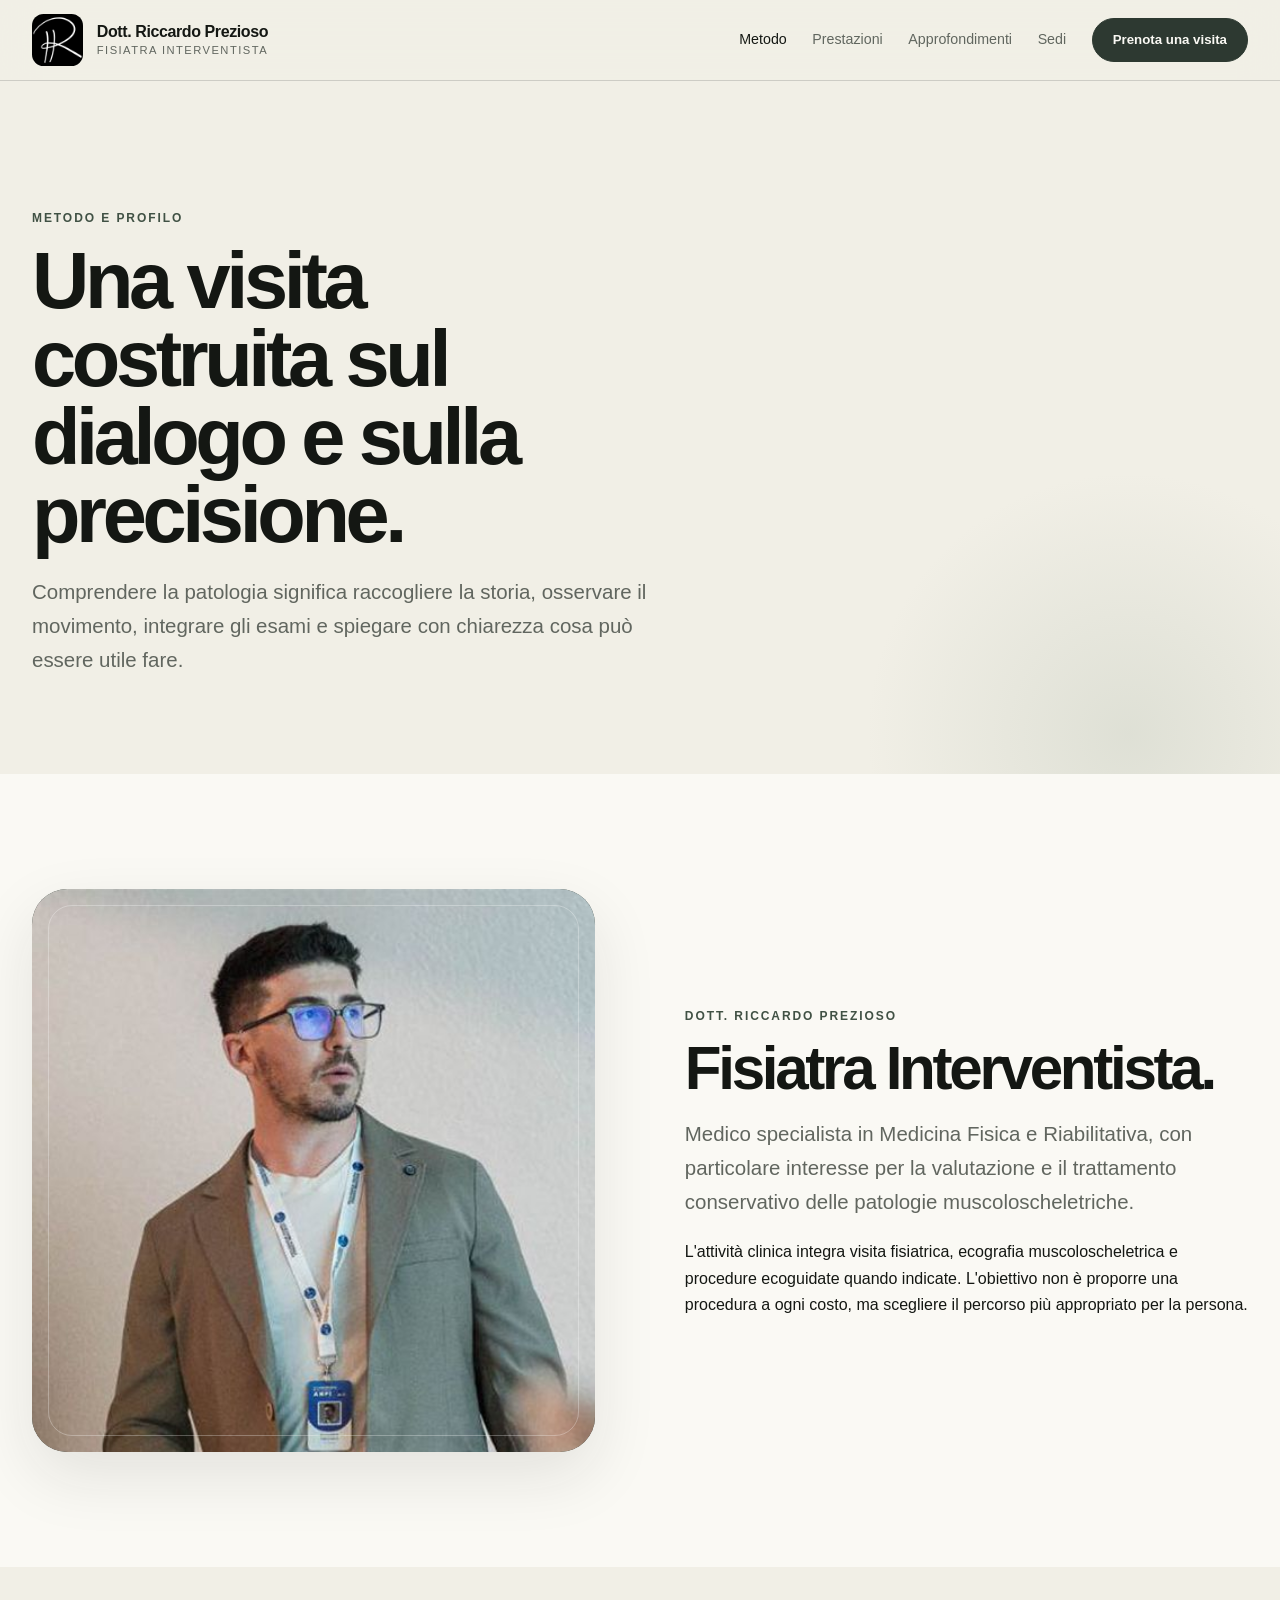
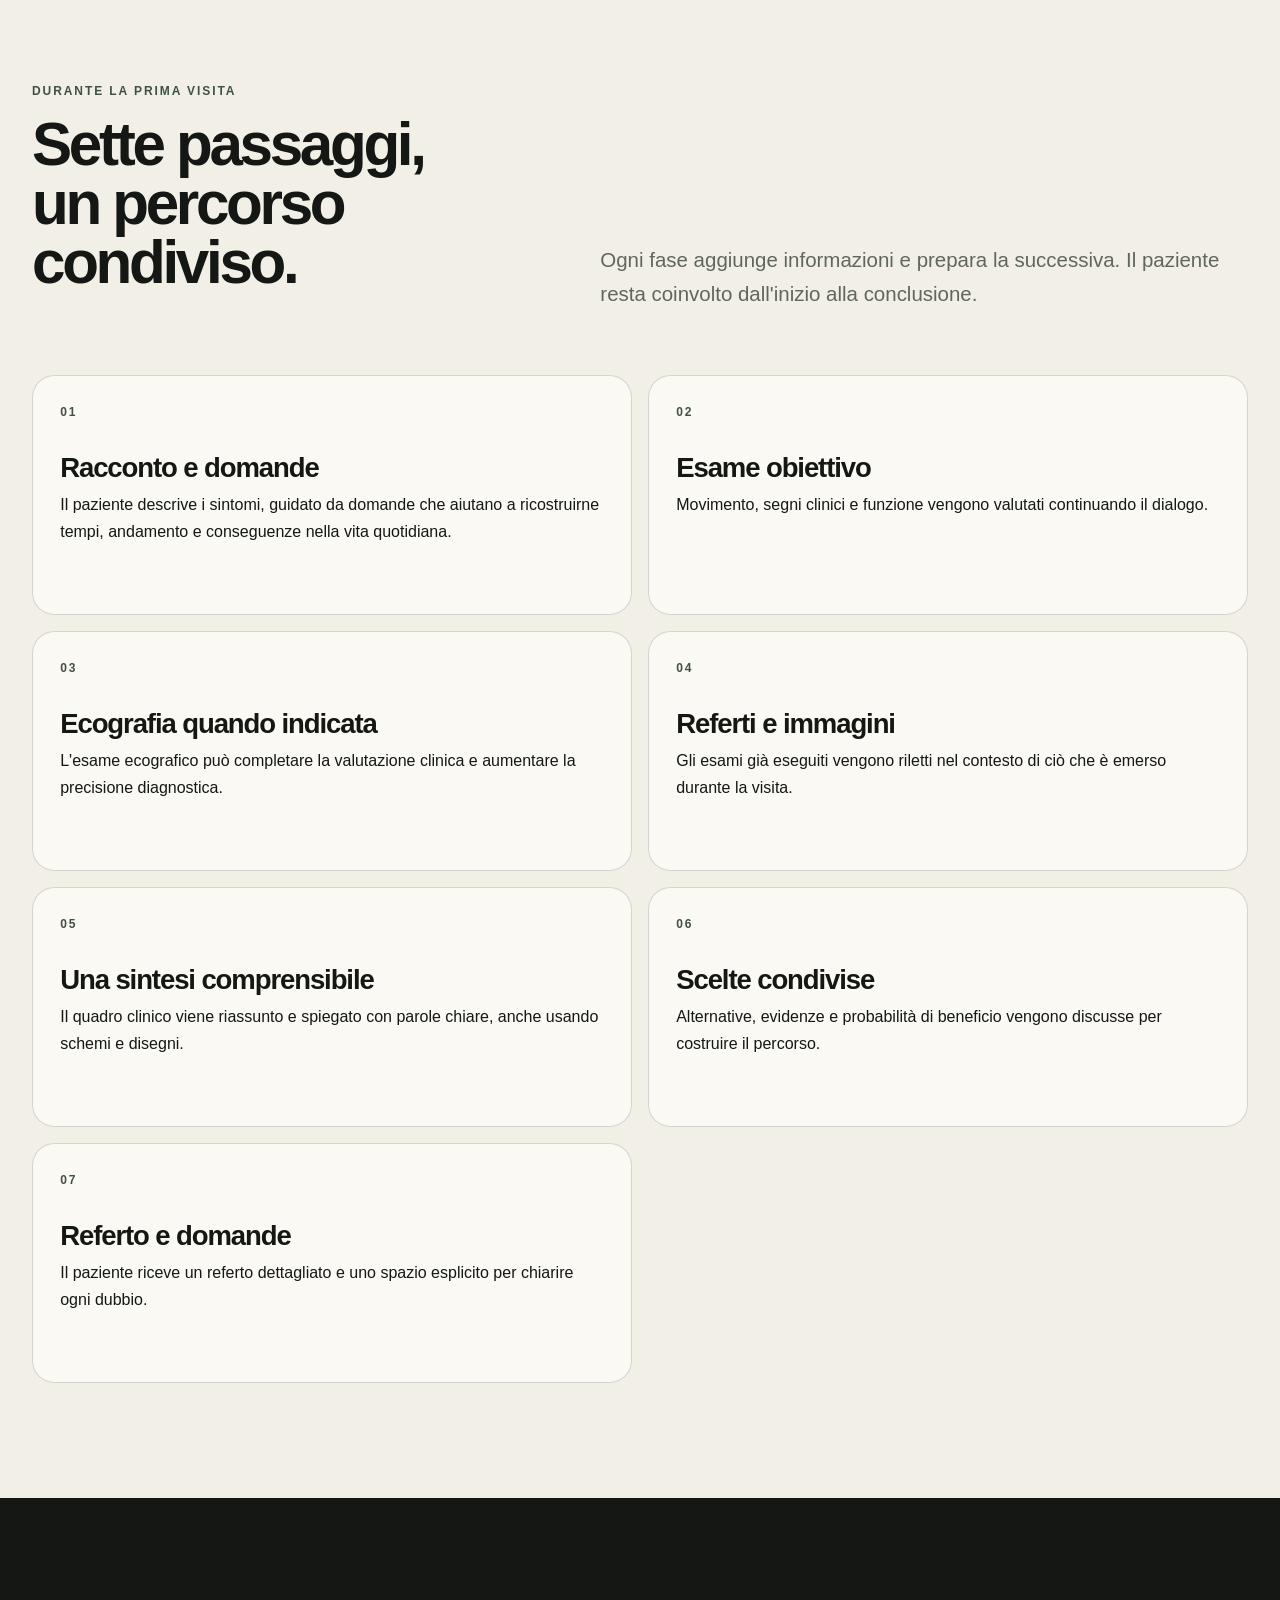
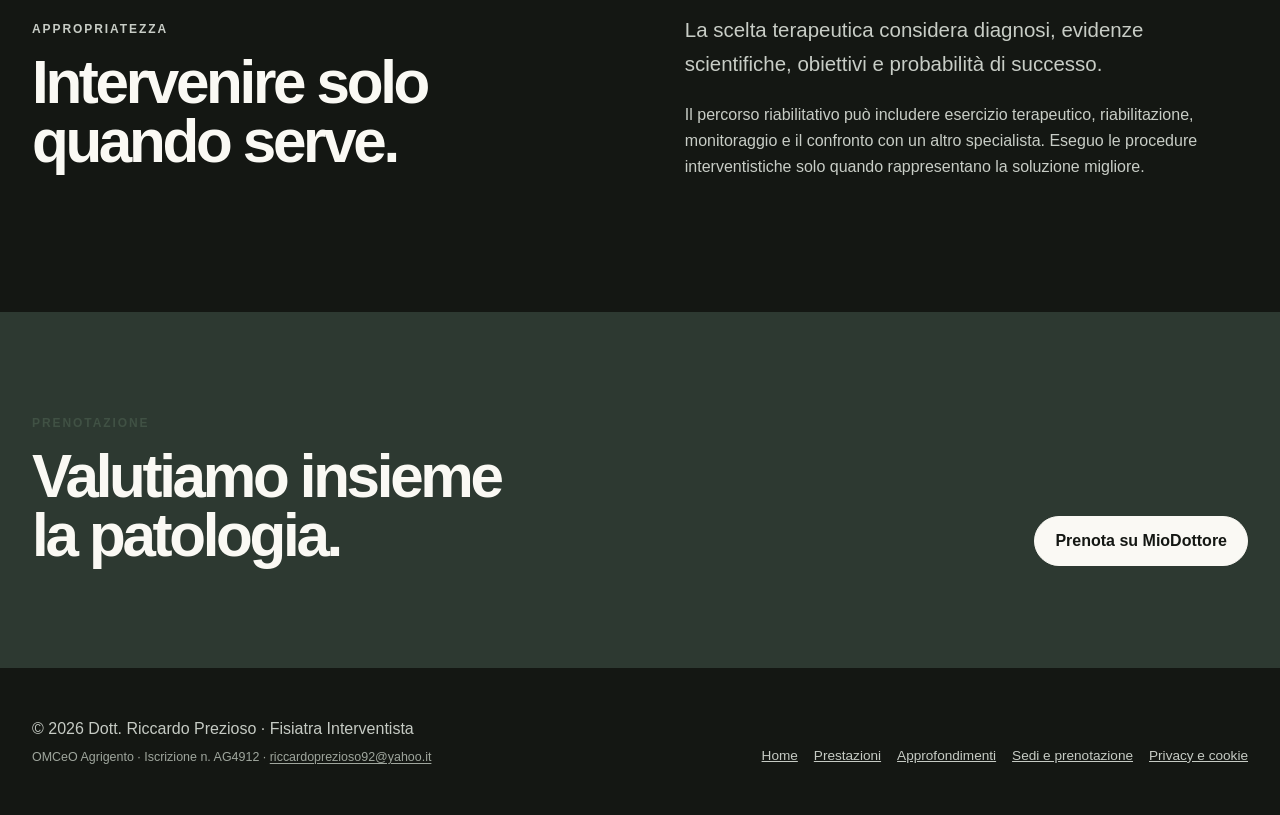
<file: site/metodo.html>
<!doctype html>
<html lang="it">
  <head>
    <meta charset="utf-8">
    <meta name="viewport" content="width=device-width, initial-scale=1">
    <meta name="description" content="L'approccio clinico del Dott. Riccardo Prezioso, Fisiatra Interventista.">
    <link rel="canonical" href="https://www.riccardoprezioso.it/metodo.html">
    <title>Metodo e profilo — Dott. Riccardo Prezioso</title>
    <link rel="icon" href="favicon.ico" sizes="any">
    <link rel="icon" type="image/png" sizes="32x32" href="assets/images/favicon-32.png">
    <link rel="icon" type="image/png" sizes="192x192" href="assets/images/icon-192.png">
    <link rel="apple-touch-icon" href="assets/images/apple-touch-icon.png">
    <meta name="theme-color" content="#141713">
    <link rel="stylesheet" href="assets/css/styles.css?v=20261024-5">
    <script src="assets/js/main.js?v=20261024-3" defer></script>
  </head>
  <body>
    <a class="skip-link" href="#contenuto">Vai al contenuto</a>
    <header class="site-header">
      <div class="container header-inner">
        <a class="brand" href="index.html" aria-label="Dott. Riccardo Prezioso, home"><img class="brand-mark" src="assets/images/logo-riccardo-prezioso.jpg" alt="" width="512" height="512" aria-hidden="true"><span class="brand-copy"><strong>Dott. Riccardo Prezioso</strong><small>Fisiatra Interventista</small></span></a>
        <div class="header-actions"><a class="button mobile-booking-button" href="sedi.html#prenota">Prenota una visita</a><button class="menu-toggle" type="button" aria-expanded="false" aria-controls="site-navigation"><span data-menu-toggle-text>Menu</span><span class="menu-toggle-icon" aria-hidden="true"><span></span><span></span></span></button></div>
        <nav class="site-nav" id="site-navigation" aria-label="Navigazione principale" data-mobile-nav><a class="nav-home" data-nav-link href="index.html">Home</a><a data-nav-link href="metodo.html">Metodo</a><a data-nav-link href="prestazioni.html">Prestazioni</a><a data-nav-link href="approfondimenti.html">Approfondimenti</a><a data-nav-link href="sedi.html">Sedi</a><a class="button" href="sedi.html#prenota">Prenota una visita</a></nav>
      </div>
    </header>
    <main id="contenuto">
      <header class="page-hero">
        <div class="container">
          <p class="eyebrow">Metodo e profilo</p>
          <h1>Una visita costruita sul dialogo e sulla precisione.</h1>
          <p class="lead">Comprendere la patologia significa raccogliere la storia, osservare il movimento, integrare gli esami e spiegare con chiarezza cosa può essere utile fare.</p>
        </div>
      </header>

      <section class="section surface">
        <div class="container split">
          <figure class="profile-photo method-profile-photo"><img src="assets/images/riccardo-prezioso-miodottore.jpg" alt="Dott. Riccardo Prezioso" width="500" height="500" loading="lazy"></figure>
          <div><p class="eyebrow">Dott. Riccardo Prezioso</p><h2>Fisiatra Interventista.</h2><p class="lead">Medico specialista in Medicina Fisica e Riabilitativa, con particolare interesse per la valutazione e il trattamento conservativo delle patologie muscoloscheletriche.</p><p>L'attività clinica integra visita fisiatrica, ecografia muscoloscheletrica e procedure ecoguidate quando indicate. L'obiettivo non è proporre una procedura a ogni costo, ma scegliere il percorso più appropriato per la persona.</p></div>
        </div>
      </section>

      <section class="section">
        <div class="container">
          <div class="section-heading"><div><p class="eyebrow">Durante la prima visita</p><h2>Sette passaggi, un percorso condiviso.</h2></div><p class="lead">Ogni fase aggiunge informazioni e prepara la successiva. Il paziente resta coinvolto dall'inizio alla conclusione.</p></div>
          <ol class="visit-timeline">
            <li><h3>Racconto e domande</h3><p>Il paziente descrive i sintomi, guidato da domande che aiutano a ricostruirne tempi, andamento e conseguenze nella vita quotidiana.</p></li>
            <li><h3>Esame obiettivo</h3><p>Movimento, segni clinici e funzione vengono valutati continuando il dialogo.</p></li>
            <li><h3>Ecografia quando indicata</h3><p>L'esame ecografico può completare la valutazione clinica e aumentare la precisione diagnostica.</p></li>
            <li><h3>Referti e immagini</h3><p>Gli esami già eseguiti vengono riletti nel contesto di ciò che è emerso durante la visita.</p></li>
            <li><h3>Una sintesi comprensibile</h3><p>Il quadro clinico viene riassunto e spiegato con parole chiare, anche usando schemi e disegni.</p></li>
            <li><h3>Scelte condivise</h3><p>Alternative, evidenze e probabilità di beneficio vengono discusse per costruire il percorso.</p></li>
            <li><h3>Referto e domande</h3><p>Il paziente riceve un referto dettagliato e uno spazio esplicito per chiarire ogni dubbio.</p></li>
          </ol>
        </div>
      </section>

      <section class="section dark">
        <div class="container split"><div><p class="eyebrow">Appropriatezza</p><h2>Intervenire solo quando serve.</h2></div><div><p class="lead">La scelta terapeutica considera diagnosi, evidenze scientifiche, obiettivi e probabilità di successo.</p><p>Il percorso riabilitativo può includere esercizio terapeutico, riabilitazione, monitoraggio e il confronto con un altro specialista. Eseguo le procedure interventistiche solo quando rappresentano la soluzione migliore.</p></div></div>
      </section>

      <section class="cta-band"><div class="container cta-inner"><div><p class="eyebrow">Prenotazione</p><h2>Valutiamo insieme la patologia.</h2></div><a class="button" href="sedi.html#prenota">Prenota su MioDottore</a></div></section>
    </main>
    <footer class="site-footer"><div class="container footer-grid"><div class="footer-identity"><p>© 2026 Dott. Riccardo Prezioso · Fisiatra Interventista</p><p class="footer-meta">OMCeO Agrigento · Iscrizione n. AG4912 · <a href="mailto:riccardoprezioso92@yahoo.it">riccardoprezioso92@yahoo.it</a></p></div><nav class="footer-links" aria-label="Link nel piè di pagina"><a href="index.html">Home</a><a href="prestazioni.html">Prestazioni</a><a href="approfondimenti.html">Approfondimenti</a><a href="sedi.html">Sedi e prenotazione</a><a href="privacy.html">Privacy e cookie</a></nav></div></footer>
  </body>
</html>
</file>
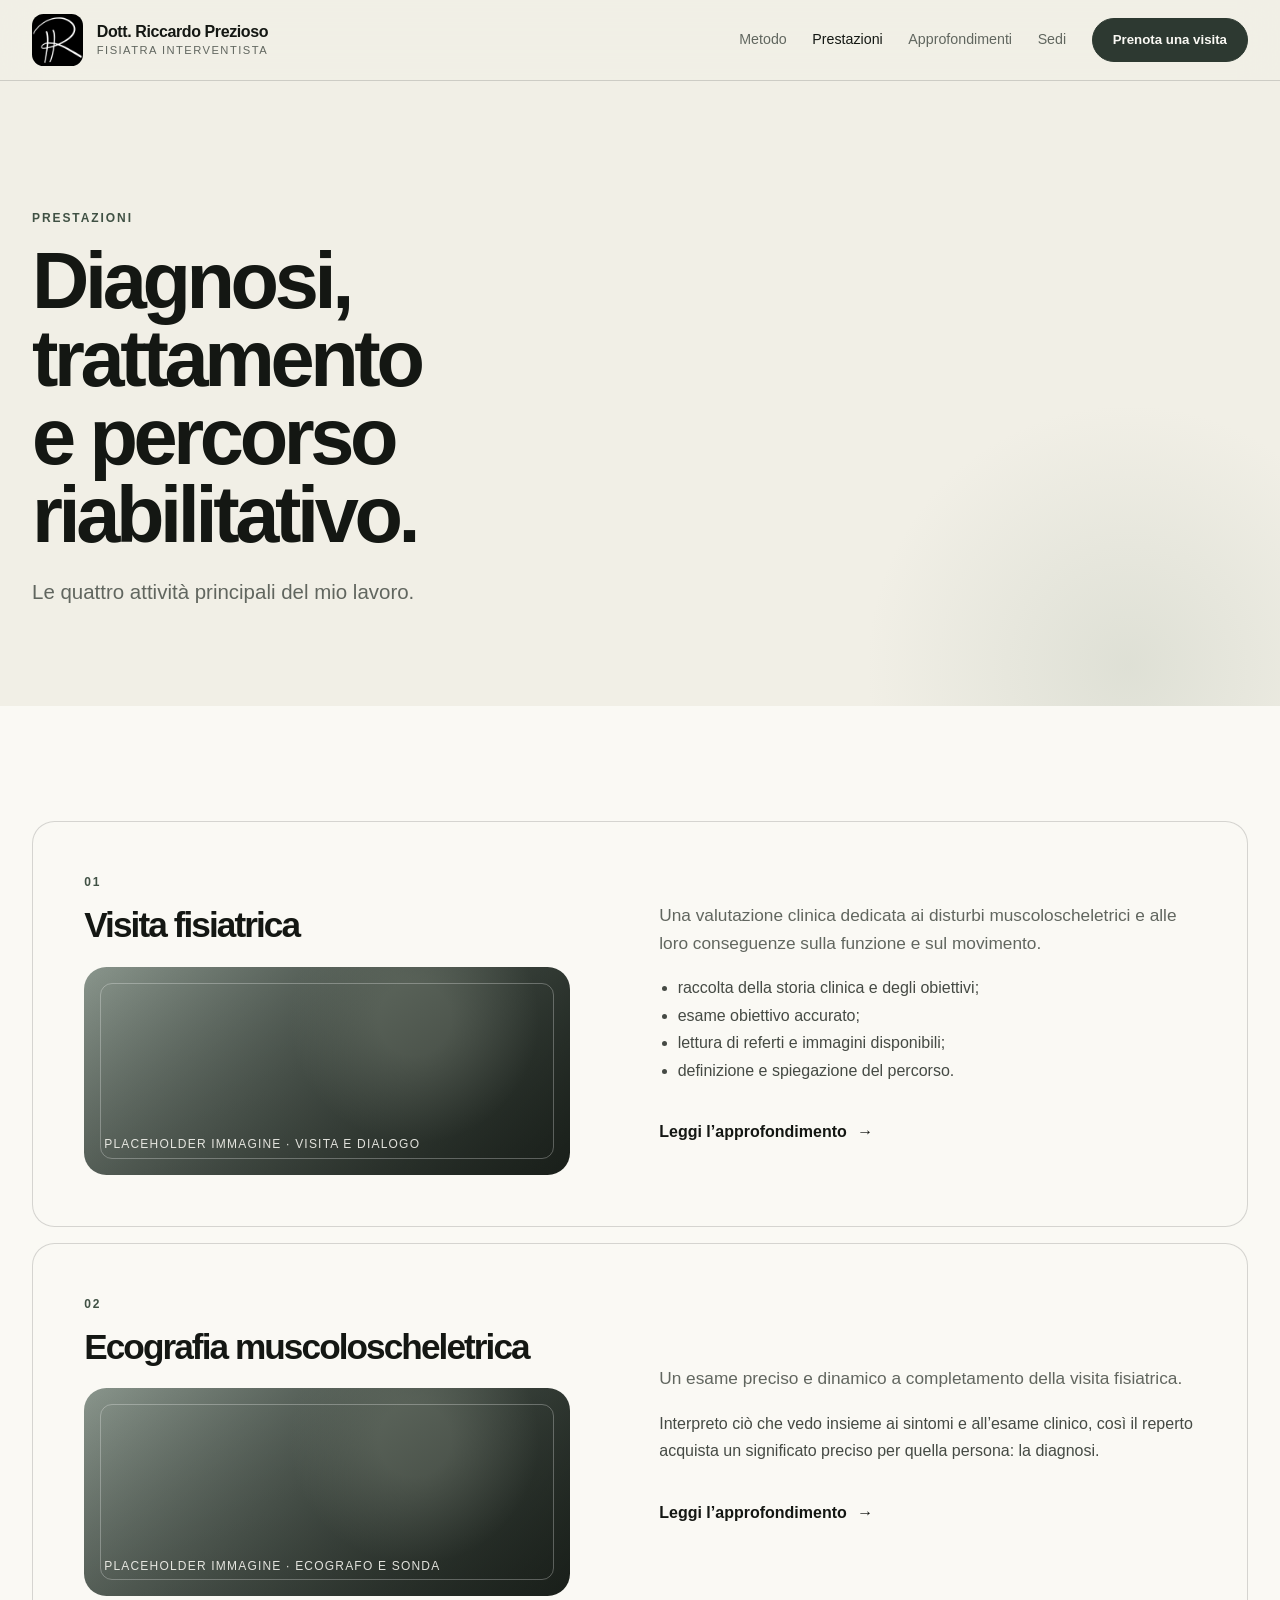
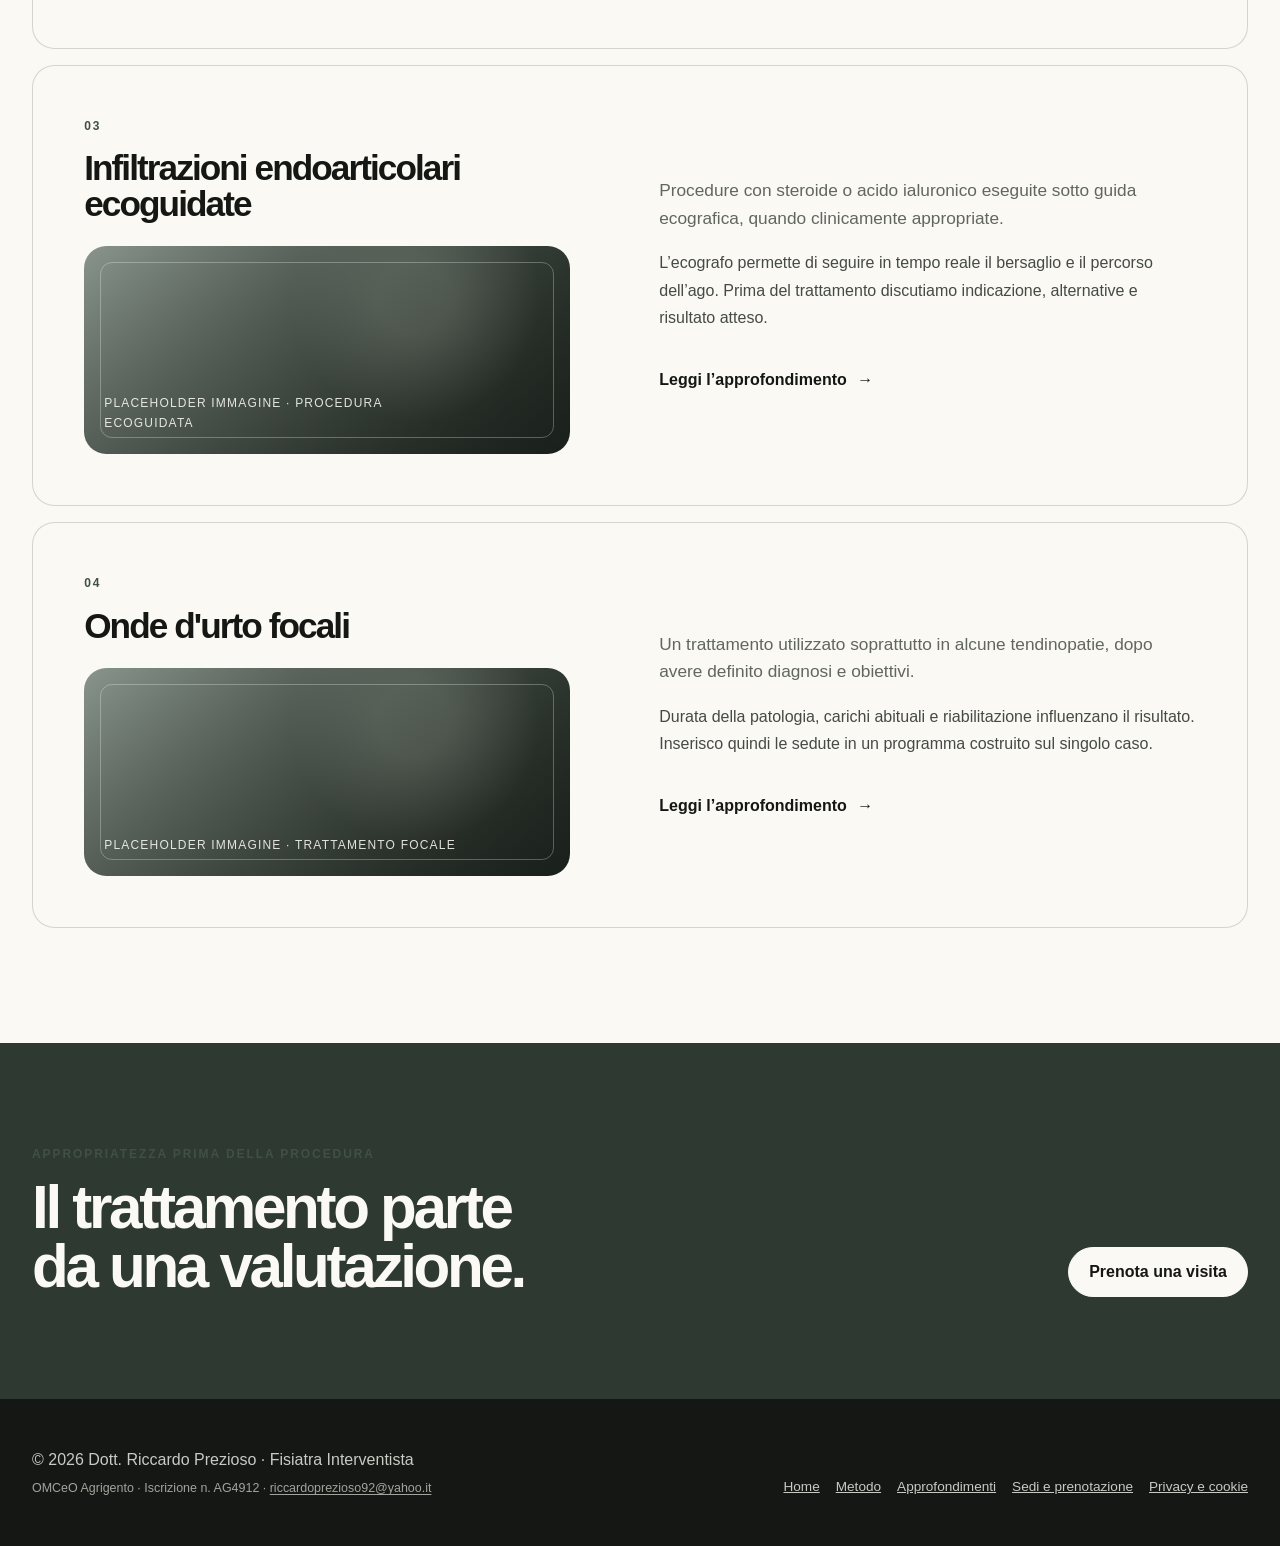
<file: site/prestazioni.html>
<!doctype html>
<html lang="it">
  <head>
    <meta charset="utf-8">
    <meta name="viewport" content="width=device-width, initial-scale=1">
    <meta name="description" content="Prestazioni del Dott. Riccardo Prezioso: visita fisiatrica, ecografia muscoloscheletrica, infiltrazioni ecoguidate e onde d'urto focali.">
    <link rel="canonical" href="https://www.riccardoprezioso.it/prestazioni.html">
    <title>Prestazioni — Dott. Riccardo Prezioso</title>
    <link rel="icon" href="favicon.ico" sizes="any">
    <link rel="icon" type="image/png" sizes="32x32" href="assets/images/favicon-32.png">
    <link rel="icon" type="image/png" sizes="192x192" href="assets/images/icon-192.png">
    <link rel="apple-touch-icon" href="assets/images/apple-touch-icon.png">
    <meta name="theme-color" content="#141713">
    <link rel="stylesheet" href="assets/css/styles.css?v=20261024-5">
    <script src="assets/js/main.js?v=20261024-3" defer></script>
  </head>
  <body>
    <a class="skip-link" href="#contenuto">Vai al contenuto</a>
    <header class="site-header"><div class="container header-inner"><a class="brand" href="index.html" aria-label="Dott. Riccardo Prezioso, home"><img class="brand-mark" src="assets/images/logo-riccardo-prezioso.jpg" alt="" width="512" height="512" aria-hidden="true"><span class="brand-copy"><strong>Dott. Riccardo Prezioso</strong><small>Fisiatra Interventista</small></span></a><div class="header-actions"><a class="button mobile-booking-button" href="sedi.html#prenota">Prenota una visita</a><button class="menu-toggle" type="button" aria-expanded="false" aria-controls="site-navigation"><span data-menu-toggle-text>Menu</span><span class="menu-toggle-icon" aria-hidden="true"><span></span><span></span></span></button></div><nav class="site-nav" id="site-navigation" aria-label="Navigazione principale" data-mobile-nav><a class="nav-home" data-nav-link href="index.html">Home</a><a data-nav-link href="metodo.html">Metodo</a><a data-nav-link href="prestazioni.html">Prestazioni</a><a data-nav-link href="approfondimenti.html">Approfondimenti</a><a data-nav-link href="sedi.html">Sedi</a><a class="button" href="sedi.html#prenota">Prenota una visita</a></nav></div></header>
    <main id="contenuto">
      <header class="page-hero"><div class="container"><p class="eyebrow">Prestazioni</p><h1>Diagnosi, trattamento e percorso riabilitativo.</h1><p class="lead">Le quattro attività principali del mio lavoro.</p></div></header>
      <section class="section surface"><div class="container service-list">
        <article class="service-detail" id="visita"><div class="service-summary"><p class="eyebrow">01</p><h2>Visita fisiatrica</h2><a class="service-photo-link" href="approfondimenti.html#visita-fisiatrica" aria-label="Leggi l'approfondimento sulla visita fisiatrica"><div class="photo-placeholder service-photo" role="img" aria-label="Placeholder per fotografia di una visita fisiatrica"><span>Placeholder immagine · visita e dialogo</span></div></a></div><div class="service-copy"><p class="lead">Una valutazione clinica dedicata ai disturbi muscoloscheletrici e alle loro conseguenze sulla funzione e sul movimento.</p><ul><li>raccolta della storia clinica e degli obiettivi;</li><li>esame obiettivo accurato;</li><li>lettura di referti e immagini disponibili;</li><li>definizione e spiegazione del percorso.</li></ul><a class="article-link" href="approfondimenti.html#visita-fisiatrica">Leggi l’approfondimento <span aria-hidden="true">→</span></a></div></article>
        <article class="service-detail" id="ecografia"><div class="service-summary"><p class="eyebrow">02</p><h2>Ecografia muscolo&shy;scheletrica</h2><a class="service-photo-link" href="approfondimenti.html#ecografia-muscoloscheletrica" aria-label="Leggi l'approfondimento sull'ecografia muscoloscheletrica"><div class="photo-placeholder service-photo" role="img" aria-label="Placeholder per fotografia di un'ecografia muscoloscheletrica"><span>Placeholder immagine · ecografo e sonda</span></div></a></div><div class="service-copy"><p class="lead">Un esame preciso e dinamico a completamento della visita fisiatrica.</p><p>Interpreto ciò che vedo insieme ai sintomi e all’esame clinico, così il reperto acquista un significato preciso per quella persona: la diagnosi.</p><a class="article-link" href="approfondimenti.html#ecografia-muscoloscheletrica">Leggi l’approfondimento <span aria-hidden="true">→</span></a></div></article>
        <article class="service-detail" id="infiltrazioni"><div class="service-summary"><p class="eyebrow">03</p><h2>Infiltrazioni endoarticolari ecoguidate</h2><a class="service-photo-link" href="approfondimenti.html#infiltrazioni-ecoguidate" aria-label="Leggi l'approfondimento sulle infiltrazioni ecoguidate"><div class="photo-placeholder service-photo" role="img" aria-label="Placeholder per fotografia di una procedura infiltrativa ecoguidata"><span>Placeholder immagine · procedura ecoguidata</span></div></a></div><div class="service-copy"><p class="lead">Procedure con steroide o acido ialuronico eseguite sotto guida ecografica, quando clinicamente appropriate.</p><p>L’ecografo permette di seguire in tempo reale il bersaglio e il percorso dell’ago. Prima del trattamento discutiamo indicazione, alternative e risultato atteso.</p><a class="article-link" href="approfondimenti.html#infiltrazioni-ecoguidate">Leggi l’approfondimento <span aria-hidden="true">→</span></a></div></article>
        <article class="service-detail" id="onde-urto"><div class="service-summary"><p class="eyebrow">04</p><h2>Onde d'urto focali</h2><a class="service-photo-link" href="approfondimenti.html#onde-urto-focali" aria-label="Leggi l'approfondimento sulle onde d'urto focali"><div class="photo-placeholder service-photo" role="img" aria-label="Placeholder per fotografia di un trattamento con onde d'urto focali"><span>Placeholder immagine · trattamento focale</span></div></a></div><div class="service-copy"><p class="lead">Un trattamento utilizzato soprattutto in alcune tendinopatie, dopo avere definito diagnosi e obiettivi.</p><p>Durata della patologia, carichi abituali e riabilitazione influenzano il risultato. Inserisco quindi le sedute in un programma costruito sul singolo caso.</p><a class="article-link" href="approfondimenti.html#onde-urto-focali">Leggi l’approfondimento <span aria-hidden="true">→</span></a></div></article>
      </div></section>
      <section class="cta-band"><div class="container cta-inner"><div><p class="eyebrow">Appropriatezza prima della procedura</p><h2>Il trattamento parte da una valutazione.</h2></div><a class="button" href="sedi.html#prenota">Prenota una visita</a></div></section>
    </main>
    <footer class="site-footer"><div class="container footer-grid"><div class="footer-identity"><p>© 2026 Dott. Riccardo Prezioso · Fisiatra Interventista</p><p class="footer-meta">OMCeO Agrigento · Iscrizione n. AG4912 · <a href="mailto:riccardoprezioso92@yahoo.it">riccardoprezioso92@yahoo.it</a></p></div><nav class="footer-links" aria-label="Link nel piè di pagina"><a href="index.html">Home</a><a href="metodo.html">Metodo</a><a href="approfondimenti.html">Approfondimenti</a><a href="sedi.html">Sedi e prenotazione</a><a href="privacy.html">Privacy e cookie</a></nav></div></footer>
  </body>
</html>
</file>
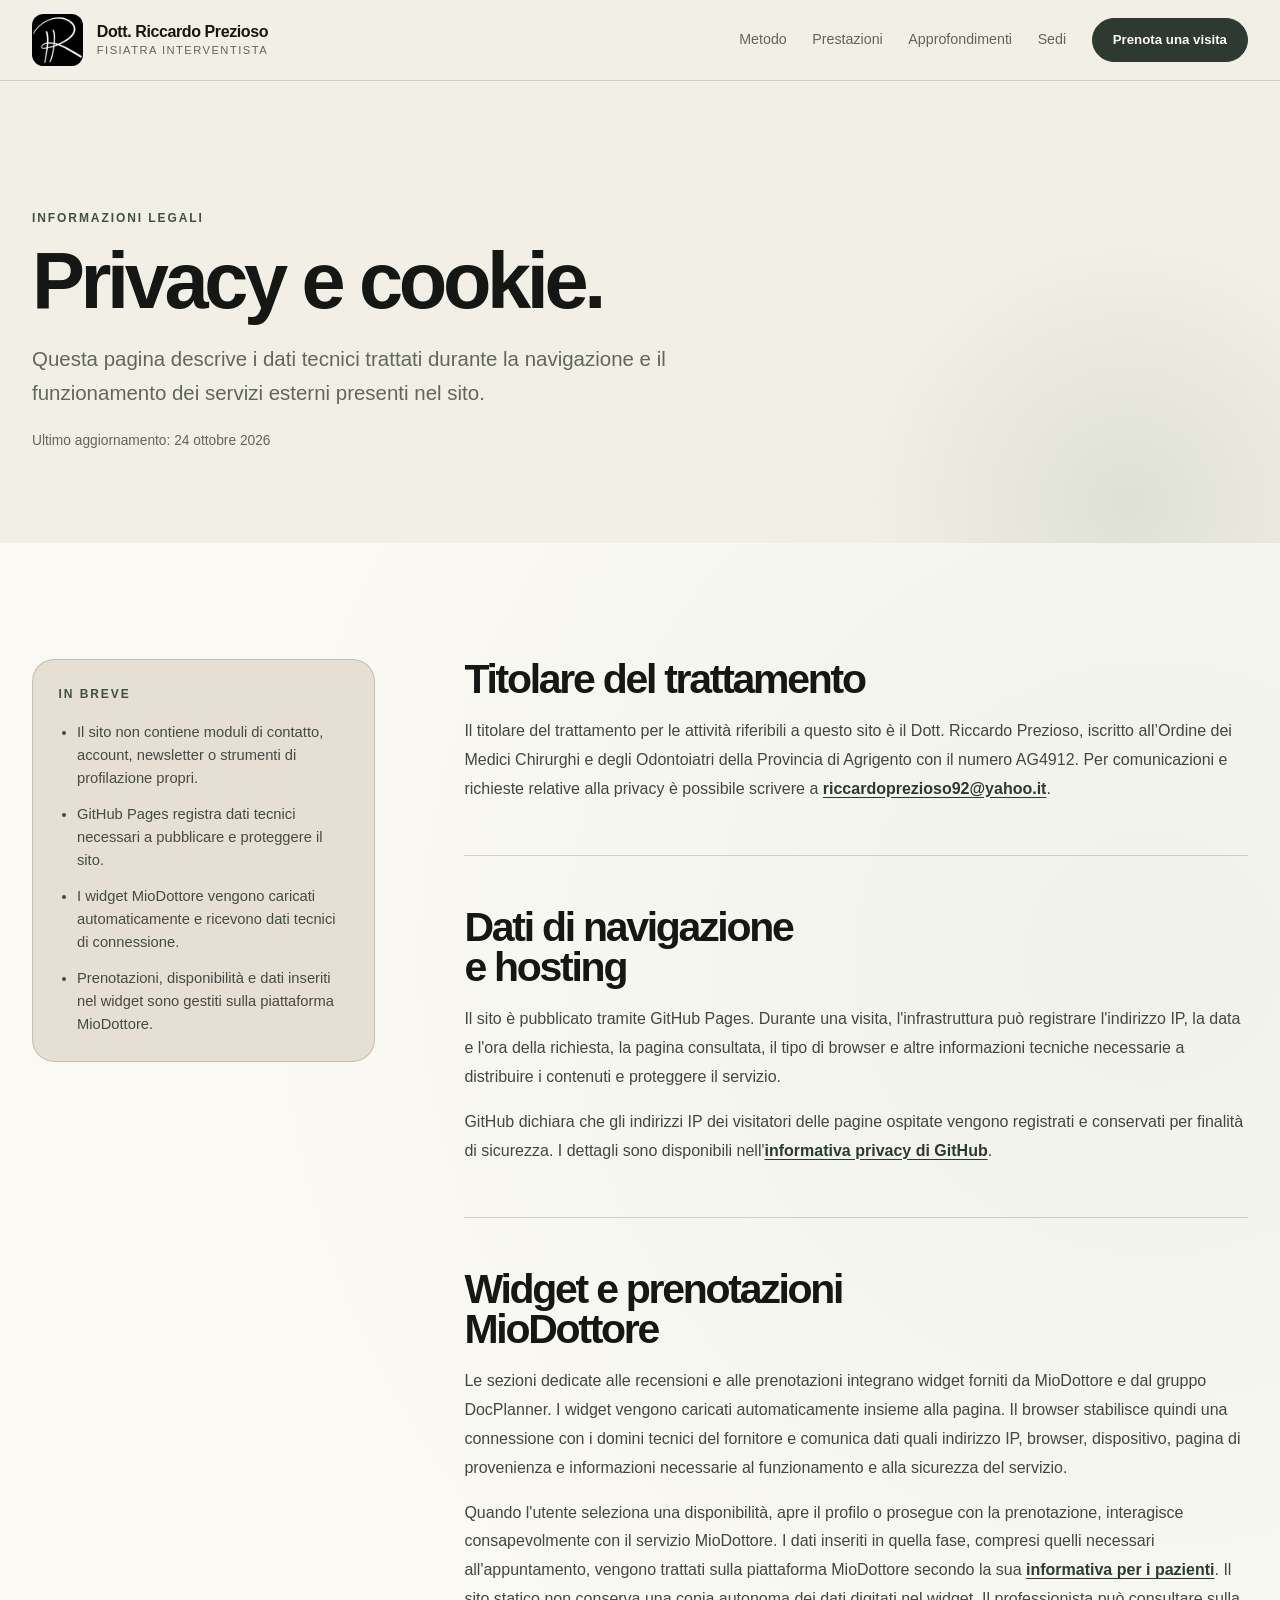
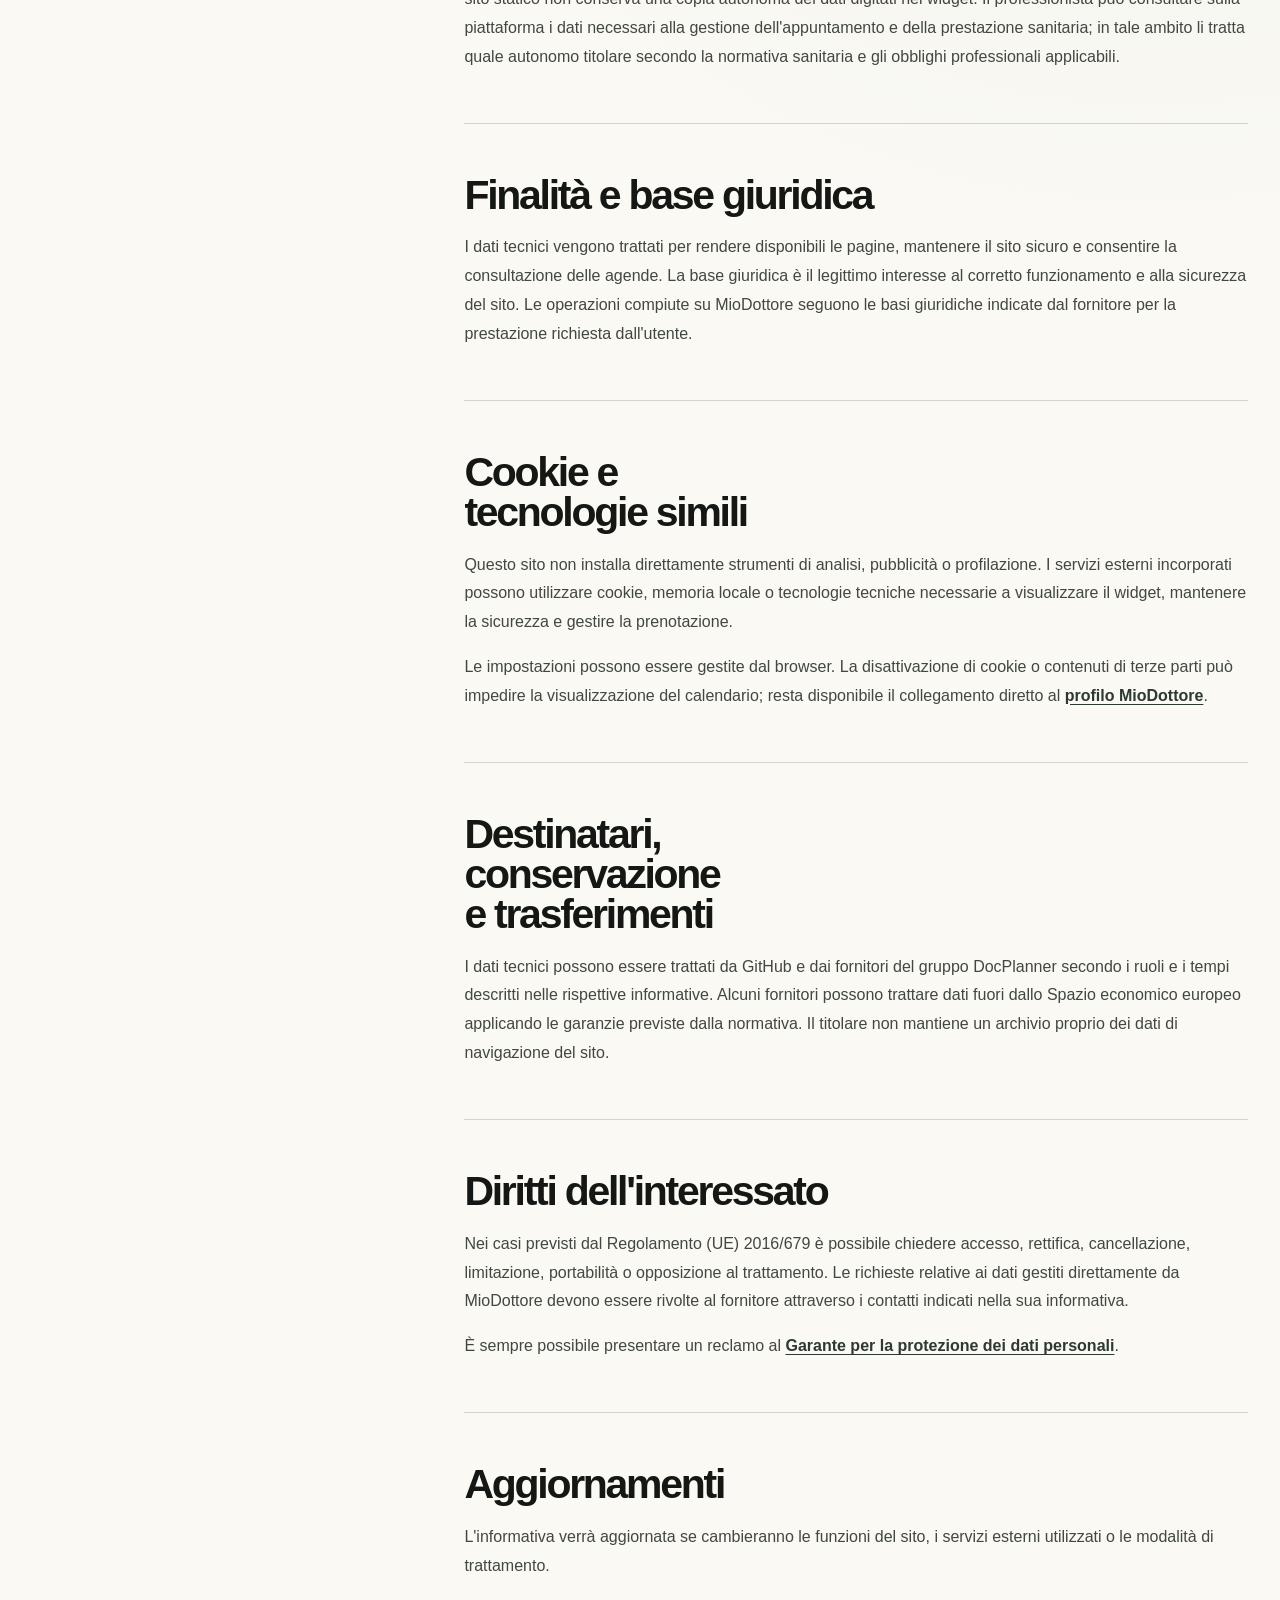
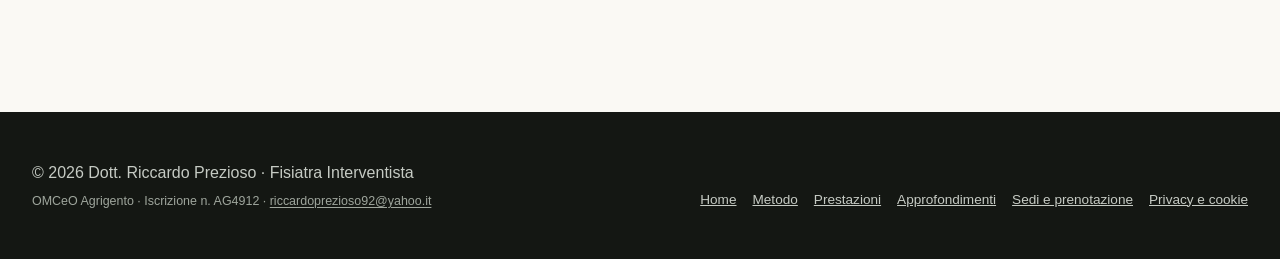
<file: site/privacy.html>
<!doctype html>
<html lang="it">
  <head>
    <meta charset="utf-8">
    <meta name="viewport" content="width=device-width, initial-scale=1">
    <meta name="robots" content="noindex, follow">
    <meta name="description" content="Informativa privacy e cookie del sito del Dott. Riccardo Prezioso.">
    <link rel="canonical" href="https://www.riccardoprezioso.it/privacy.html">
    <title>Privacy e cookie — Dott. Riccardo Prezioso</title>
    <link rel="icon" href="favicon.ico" sizes="any">
    <link rel="icon" type="image/png" sizes="32x32" href="assets/images/favicon-32.png">
    <link rel="icon" type="image/png" sizes="192x192" href="assets/images/icon-192.png">
    <link rel="apple-touch-icon" href="assets/images/apple-touch-icon.png">
    <meta name="theme-color" content="#141713">
    <link rel="stylesheet" href="assets/css/styles.css?v=20261024-5">
    <script src="assets/js/main.js?v=20261024-3" defer></script>
  </head>
  <body>
    <a class="skip-link" href="#contenuto">Vai al contenuto</a>
    <header class="site-header"><div class="container header-inner"><a class="brand" href="index.html" aria-label="Dott. Riccardo Prezioso, home"><img class="brand-mark" src="assets/images/logo-riccardo-prezioso.jpg" alt="" width="512" height="512" aria-hidden="true"><span class="brand-copy"><strong>Dott. Riccardo Prezioso</strong><small>Fisiatra Interventista</small></span></a><div class="header-actions"><a class="button mobile-booking-button" href="sedi.html#prenota">Prenota una visita</a><button class="menu-toggle" type="button" aria-expanded="false" aria-controls="site-navigation"><span data-menu-toggle-text>Menu</span><span class="menu-toggle-icon" aria-hidden="true"><span></span><span></span></span></button></div><nav class="site-nav" id="site-navigation" aria-label="Navigazione principale" data-mobile-nav><a class="nav-home" data-nav-link href="index.html">Home</a><a data-nav-link href="metodo.html">Metodo</a><a data-nav-link href="prestazioni.html">Prestazioni</a><a data-nav-link href="approfondimenti.html">Approfondimenti</a><a data-nav-link href="sedi.html">Sedi</a><a class="button" href="sedi.html#prenota">Prenota una visita</a></nav></div></header>

    <main id="contenuto">
      <header class="page-hero privacy-hero">
        <div class="container">
          <p class="eyebrow">Informazioni legali</p>
          <h1>Privacy e cookie.</h1>
          <p class="lead">Questa pagina descrive i dati tecnici trattati durante la navigazione e il funzionamento dei servizi esterni presenti nel sito.</p>
          <p class="privacy-updated">Ultimo aggiornamento: 24 ottobre 2026</p>
        </div>
      </header>

      <section class="section surface">
        <div class="container privacy-layout">
          <aside class="privacy-summary" aria-label="Sintesi dell'informativa">
            <p class="eyebrow">In breve</p>
            <ul>
              <li>Il sito non contiene moduli di contatto, account, newsletter o strumenti di profilazione propri.</li>
              <li>GitHub Pages registra dati tecnici necessari a pubblicare e proteggere il sito.</li>
              <li>I widget MioDottore vengono caricati automaticamente e ricevono dati tecnici di connessione.</li>
              <li>Prenotazioni, disponibilità e dati inseriti nel widget sono gestiti sulla piattaforma MioDottore.</li>
            </ul>
          </aside>

          <div class="privacy-copy">
            <section aria-labelledby="titolare">
              <h2 id="titolare">Titolare del trattamento</h2>
              <p>Il titolare del trattamento per le attività riferibili a questo sito è il Dott. Riccardo Prezioso, iscritto all’Ordine dei Medici Chirurghi e degli Odontoiatri della Provincia di Agrigento con il numero AG4912. Per comunicazioni e richieste relative alla privacy è possibile scrivere a <a href="mailto:riccardoprezioso92@yahoo.it">riccardoprezioso92@yahoo.it</a>.</p>
            </section>

            <section aria-labelledby="dati-navigazione">
              <h2 id="dati-navigazione">Dati di navigazione e hosting</h2>
              <p>Il sito è pubblicato tramite GitHub Pages. Durante una visita, l'infrastruttura può registrare l'indirizzo IP, la data e l'ora della richiesta, la pagina consultata, il tipo di browser e altre informazioni tecniche necessarie a distribuire i contenuti e proteggere il servizio.</p>
              <p>GitHub dichiara che gli indirizzi IP dei visitatori delle pagine ospitate vengono registrati e conservati per finalità di sicurezza. I dettagli sono disponibili nell'<a href="https://docs.github.com/en/site-policy/privacy-policies/github-general-privacy-statement" rel="external">informativa privacy di GitHub</a>.</p>
            </section>

            <section aria-labelledby="miodottore">
              <h2 id="miodottore">Widget e prenotazioni MioDottore</h2>
              <p>Le sezioni dedicate alle recensioni e alle prenotazioni integrano widget forniti da MioDottore e dal gruppo DocPlanner. I widget vengono caricati automaticamente insieme alla pagina. Il browser stabilisce quindi una connessione con i domini tecnici del fornitore e comunica dati quali indirizzo IP, browser, dispositivo, pagina di provenienza e informazioni necessarie al funzionamento e alla sicurezza del servizio.</p>
              <p>Quando l'utente seleziona una disponibilità, apre il profilo o prosegue con la prenotazione, interagisce consapevolmente con il servizio MioDottore. I dati inseriti in quella fase, compresi quelli necessari all'appuntamento, vengono trattati sulla piattaforma MioDottore secondo la sua <a href="https://www.miodottore.it/informativa-sulla-privacy-dei-pazienti" rel="nofollow external">informativa per i pazienti</a>. Il sito statico non conserva una copia autonoma dei dati digitati nel widget. Il professionista può consultare sulla piattaforma i dati necessari alla gestione dell'appuntamento e della prestazione sanitaria; in tale ambito li tratta quale autonomo titolare secondo la normativa sanitaria e gli obblighi professionali applicabili.</p>
            </section>

            <section aria-labelledby="finalita">
              <h2 id="finalita">Finalità e base giuridica</h2>
              <p>I dati tecnici vengono trattati per rendere disponibili le pagine, mantenere il sito sicuro e consentire la consultazione delle agende. La base giuridica è il legittimo interesse al corretto funzionamento e alla sicurezza del sito. Le operazioni compiute su MioDottore seguono le basi giuridiche indicate dal fornitore per la prestazione richiesta dall'utente.</p>
            </section>

            <section aria-labelledby="cookie">
              <h2 id="cookie">Cookie e tecnologie simili</h2>
              <p>Questo sito non installa direttamente strumenti di analisi, pubblicità o profilazione. I servizi esterni incorporati possono utilizzare cookie, memoria locale o tecnologie tecniche necessarie a visualizzare il widget, mantenere la sicurezza e gestire la prenotazione.</p>
              <p>Le impostazioni possono essere gestite dal browser. La disattivazione di cookie o contenuti di terze parti può impedire la visualizzazione del calendario; resta disponibile il collegamento diretto al <a href="https://www.miodottore.it/profilo/riccardo-prezioso" rel="nofollow external">profilo MioDottore</a>.</p>
            </section>

            <section aria-labelledby="destinatari">
              <h2 id="destinatari">Destinatari, conservazione e trasferimenti</h2>
              <p>I dati tecnici possono essere trattati da GitHub e dai fornitori del gruppo DocPlanner secondo i ruoli e i tempi descritti nelle rispettive informative. Alcuni fornitori possono trattare dati fuori dallo Spazio economico europeo applicando le garanzie previste dalla normativa. Il titolare non mantiene un archivio proprio dei dati di navigazione del sito.</p>
            </section>

            <section aria-labelledby="diritti">
              <h2 id="diritti">Diritti dell'interessato</h2>
              <p>Nei casi previsti dal Regolamento (UE) 2016/679 è possibile chiedere accesso, rettifica, cancellazione, limitazione, portabilità o opposizione al trattamento. Le richieste relative ai dati gestiti direttamente da MioDottore devono essere rivolte al fornitore attraverso i contatti indicati nella sua informativa.</p>
              <p>È sempre possibile presentare un reclamo al <a href="https://www.garanteprivacy.it/" rel="external">Garante per la protezione dei dati personali</a>.</p>
            </section>

            <section aria-labelledby="modifiche">
              <h2 id="modifiche">Aggiornamenti</h2>
              <p>L'informativa verrà aggiornata se cambieranno le funzioni del sito, i servizi esterni utilizzati o le modalità di trattamento.</p>
            </section>
          </div>
        </div>
      </section>
    </main>

    <footer class="site-footer"><div class="container footer-grid"><div class="footer-identity"><p>© 2026 Dott. Riccardo Prezioso · Fisiatra Interventista</p><p class="footer-meta">OMCeO Agrigento · Iscrizione n. AG4912 · <a href="mailto:riccardoprezioso92@yahoo.it">riccardoprezioso92@yahoo.it</a></p></div><nav class="footer-links" aria-label="Link nel piè di pagina"><a href="index.html">Home</a><a href="metodo.html">Metodo</a><a href="prestazioni.html">Prestazioni</a><a href="approfondimenti.html">Approfondimenti</a><a href="sedi.html">Sedi e prenotazione</a><a href="privacy.html" aria-current="page">Privacy e cookie</a></nav></div></footer>
  </body>
</html>
</file>
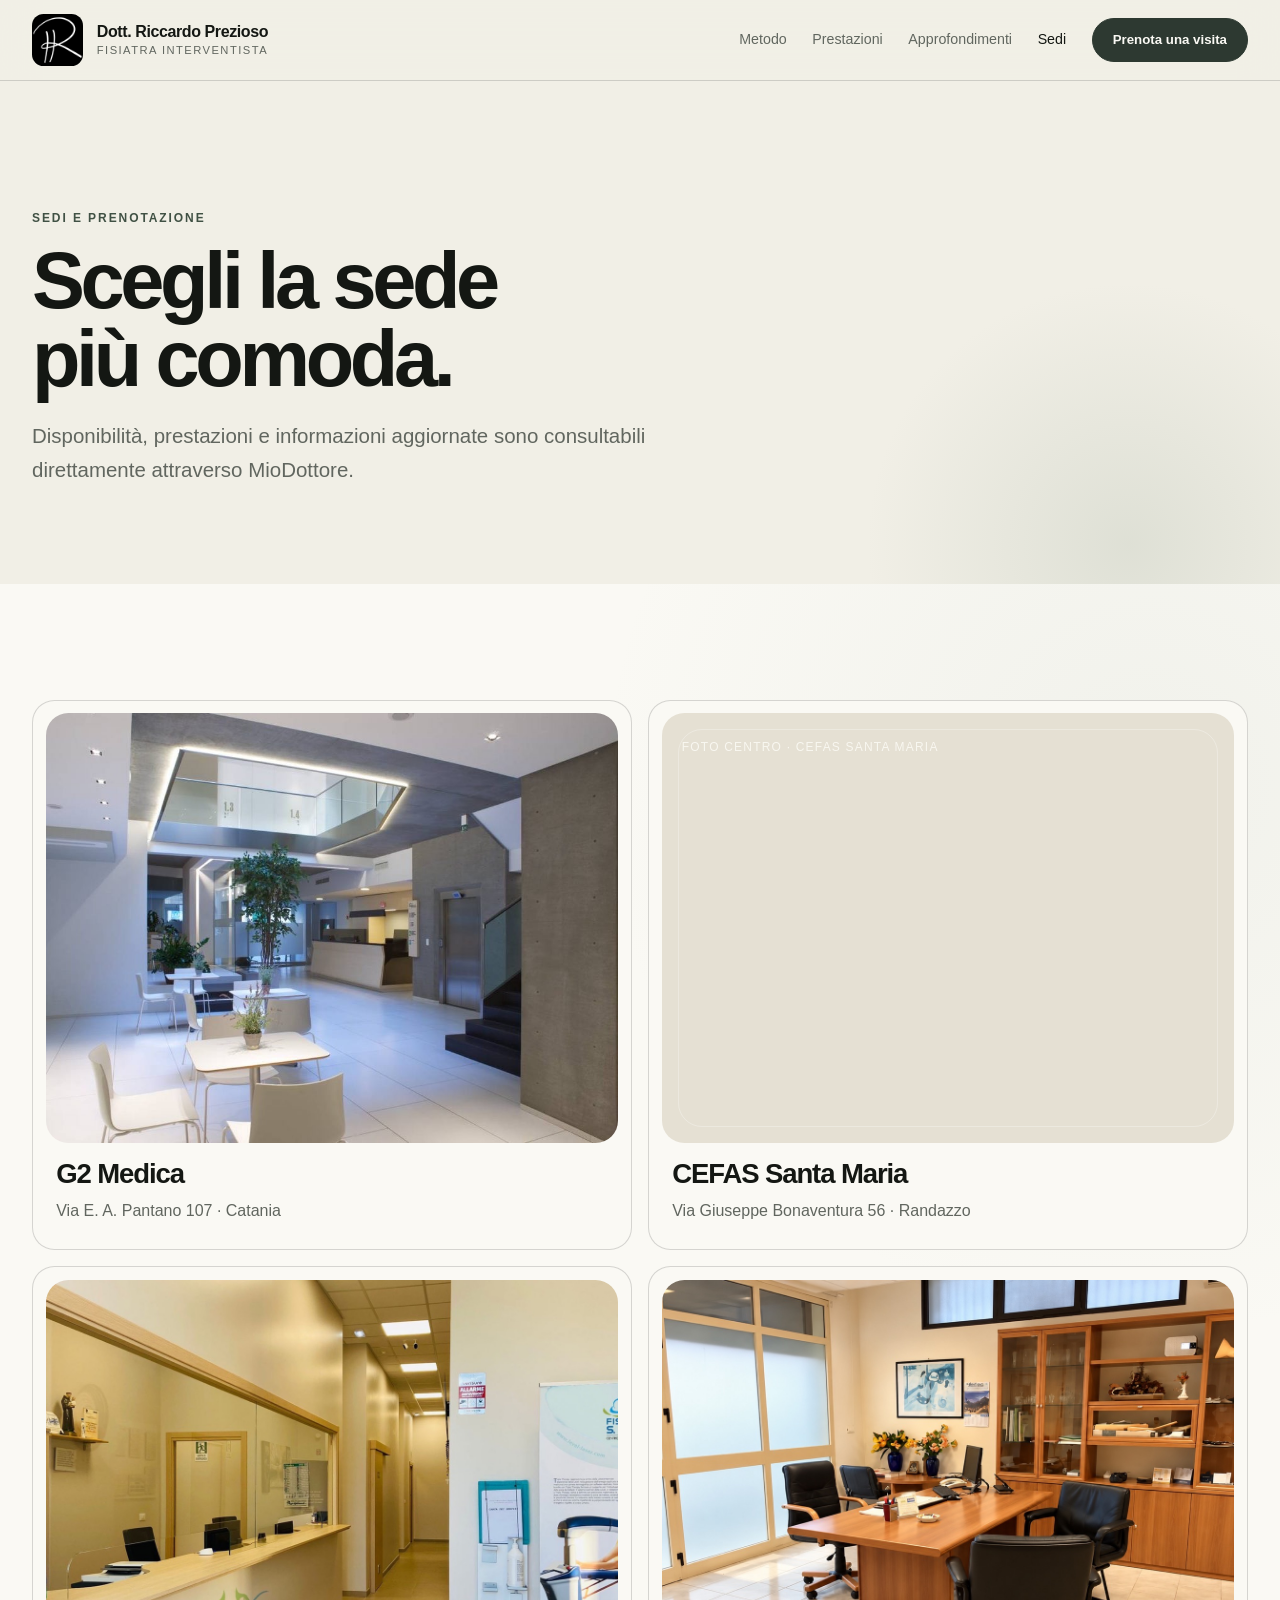
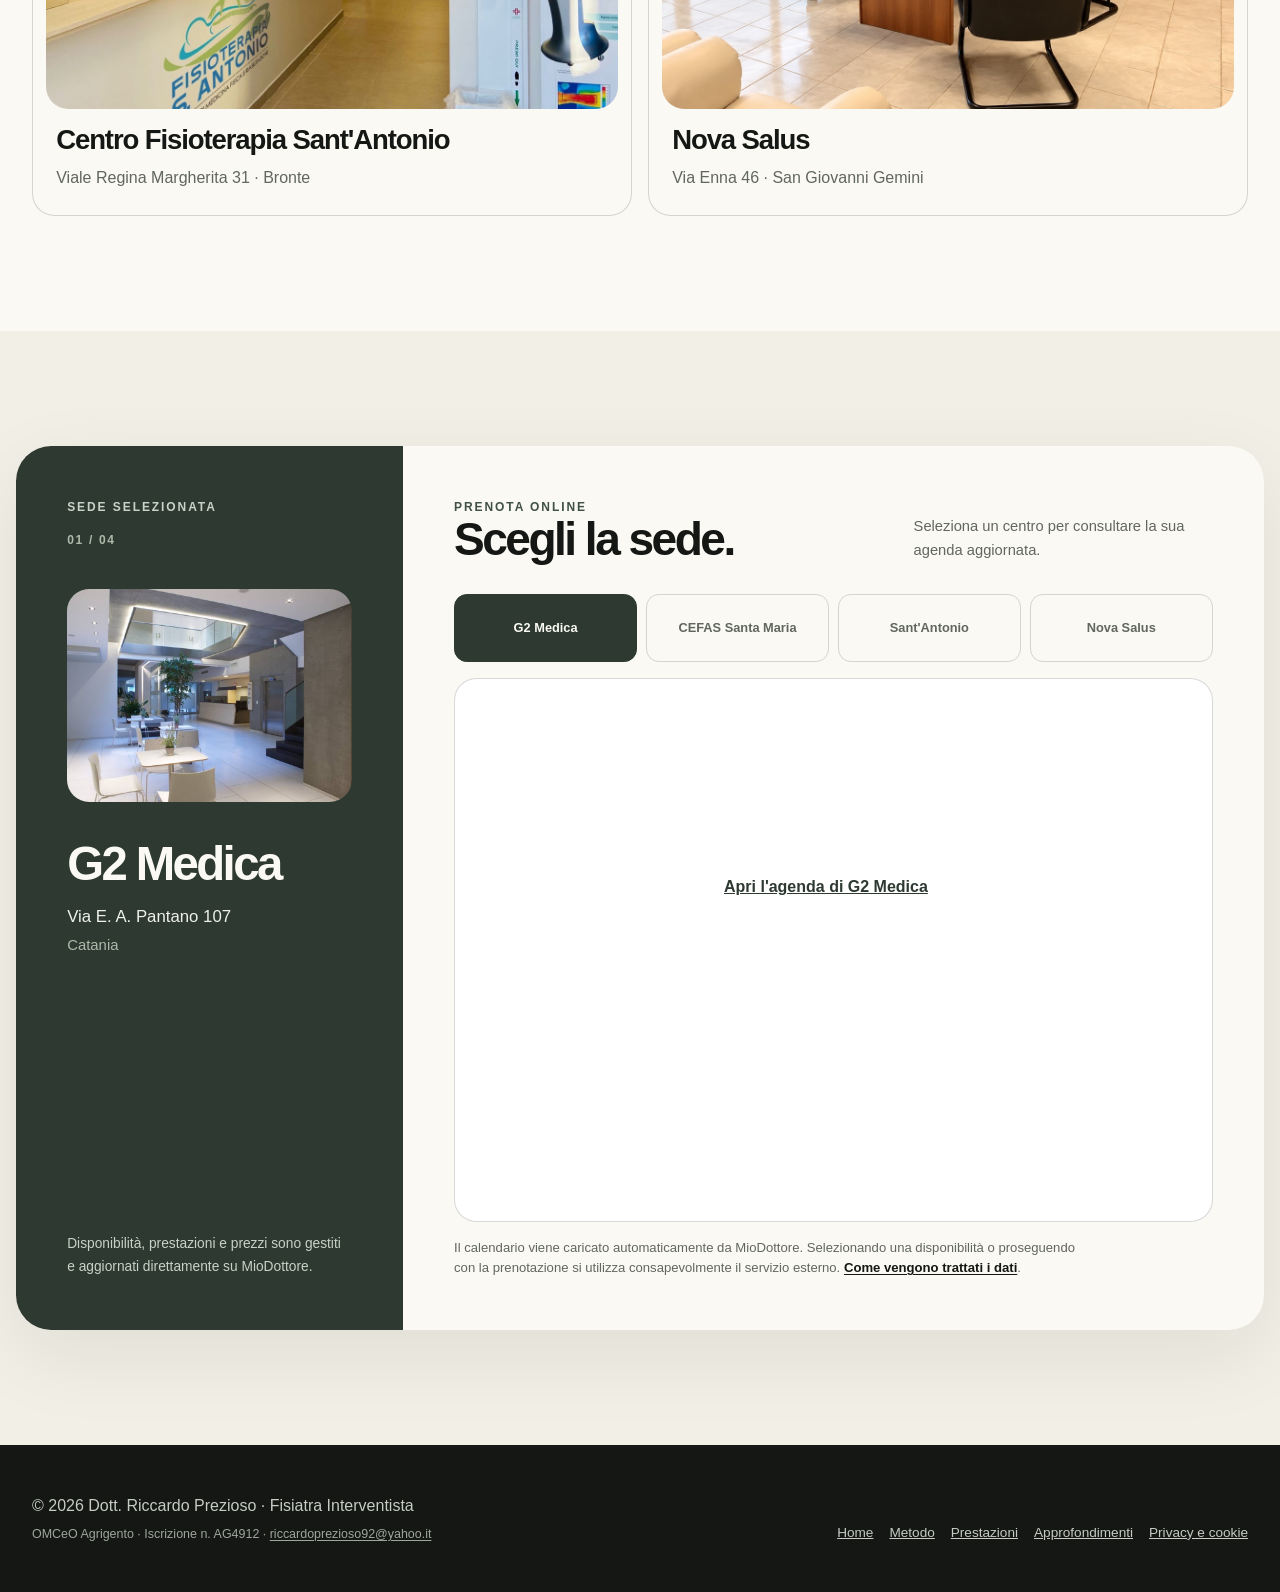
<file: site/sedi.html>
<!doctype html>
<html lang="it">
  <head>
    <meta charset="utf-8">
    <meta name="viewport" content="width=device-width, initial-scale=1">
    <meta name="description" content="Sedi e prenotazione delle visite con il Dott. Riccardo Prezioso.">
    <link rel="canonical" href="https://www.riccardoprezioso.it/sedi.html">
    <title>Sedi e prenotazione — Dott. Riccardo Prezioso</title>
    <link rel="icon" href="favicon.ico" sizes="any">
    <link rel="icon" type="image/png" sizes="32x32" href="assets/images/favicon-32.png">
    <link rel="icon" type="image/png" sizes="192x192" href="assets/images/icon-192.png">
    <link rel="apple-touch-icon" href="assets/images/apple-touch-icon.png">
    <meta name="theme-color" content="#141713">
    <link rel="stylesheet" href="assets/css/styles.css?v=20261024-5">
    <script src="assets/js/main.js?v=20261024-3" defer></script>
  </head>
  <body>
    <a class="skip-link" href="#contenuto">Vai al contenuto</a>
    <header class="site-header"><div class="container header-inner"><a class="brand" href="index.html" aria-label="Dott. Riccardo Prezioso, home"><img class="brand-mark" src="assets/images/logo-riccardo-prezioso.jpg" alt="" width="512" height="512" aria-hidden="true"><span class="brand-copy"><strong>Dott. Riccardo Prezioso</strong><small>Fisiatra Interventista</small></span></a><div class="header-actions"><a class="button mobile-booking-button" href="#prenota">Prenota una visita</a><button class="menu-toggle" type="button" aria-expanded="false" aria-controls="site-navigation"><span data-menu-toggle-text>Menu</span><span class="menu-toggle-icon" aria-hidden="true"><span></span><span></span></span></button></div><nav class="site-nav" id="site-navigation" aria-label="Navigazione principale" data-mobile-nav><a class="nav-home" data-nav-link href="index.html">Home</a><a data-nav-link href="metodo.html">Metodo</a><a data-nav-link href="prestazioni.html">Prestazioni</a><a data-nav-link href="approfondimenti.html">Approfondimenti</a><a data-nav-link href="sedi.html">Sedi</a><a class="button" href="#prenota">Prenota una visita</a></nav></div></header>
    <main id="contenuto">
      <header class="page-hero"><div class="container"><p class="eyebrow">Sedi e prenotazione</p><h1>Scegli la sede più comoda.</h1><p class="lead">Disponibilità, prestazioni e informazioni aggiornate sono consultabili direttamente attraverso MioDottore.</p></div></header>
      <section class="section surface"><div class="container location-grid">
        <article class="location-card"><figure class="center-photo"><img src="assets/images/centro-g2-medica.jpg" alt="Area di accoglienza interna di G2 Medica" width="912" height="684" loading="lazy"></figure><div class="location-copy"><h3>G2 Medica</h3><p>Via E. A. Pantano 107 · Catania</p></div></article>
        <article class="location-card"><div class="photo-placeholder center-photo" role="img" aria-label="Placeholder fotografia di CEFAS Santa Maria"><span>Foto centro · CEFAS Santa Maria</span></div><div class="location-copy"><h3>CEFAS Santa Maria</h3><p>Via Giuseppe Bonaventura 56 · Randazzo</p></div></article>
        <article class="location-card"><figure class="center-photo"><img src="assets/images/centro-sant-antonio.jpg" alt="Reception del Centro Fisioterapia Sant'Antonio" width="1200" height="900" loading="lazy"></figure><div class="location-copy"><h3>Centro Fisioterapia Sant'Antonio</h3><p>Viale Regina Margherita 31 · Bronte</p></div></article>
        <article class="location-card"><figure class="center-photo"><img src="assets/images/centro-nova-salus.jpg" alt="Studio medico di Nova Salus" width="1200" height="900" loading="lazy"></figure><div class="location-copy"><h3>Nova Salus</h3><p>Via Enna 46 · San Giovanni Gemini</p></div></article>
      </div></section>
      <section class="section booking-section" id="prenota">
        <div class="booking-container">
          <div class="booking-panel" data-booking-panel>
            <div class="booking-location" aria-live="polite">
              <p class="eyebrow">Sede selezionata</p>
              <p class="booking-location-number"><span data-location-number>01</span> / 04</p>
              <div class="photo-placeholder booking-location-photo has-image" data-location-photo>
                <img src="assets/images/centro-g2-medica.jpg" alt="Area di accoglienza interna di G2 Medica" width="912" height="684" data-location-photo-image>
                <span data-location-photo-label hidden>Foto centro · G2 Medica</span>
              </div>
              <div class="booking-location-copy">
                <h2 data-location-name>G2 Medica</h2>
                <p class="booking-address" data-location-address>Via E. A. Pantano 107</p>
                <p class="booking-city" data-location-city>Catania</p>
              </div>
              <p class="note">Disponibilità, prestazioni e prezzi sono gestiti e aggiornati direttamente su MioDottore.</p>
            </div>

            <div class="booking-calendar-area">
              <div class="booking-calendar-heading">
                <div>
                  <p class="eyebrow">Prenota online</p>
                  <h2>Scegli la sede.</h2>
                </div>
                <p>Seleziona un centro per consultare la sua agenda aggiornata.</p>
              </div>

              <div class="booking-tabs" role="tablist" aria-label="Scegli la sede per la prenotazione">
                <button class="booking-tab is-active" type="button" role="tab" aria-selected="true" aria-controls="calendar-g2" id="tab-g2" data-location-tab data-number="01" data-name="G2 Medica" data-address="Via E. A. Pantano 107" data-city="Catania" data-image="assets/images/centro-g2-medica.jpg" data-image-alt="Area di accoglienza interna di G2 Medica">G2 Medica</button>
                <button class="booking-tab" type="button" role="tab" aria-selected="false" aria-controls="calendar-cefas" id="tab-cefas" data-location-tab data-number="02" data-name="CEFAS Santa Maria" data-address="Via Giuseppe Bonaventura 56" data-city="Randazzo" data-image="">CEFAS Santa Maria</button>
                <button class="booking-tab" type="button" role="tab" aria-selected="false" aria-controls="calendar-santantonio" id="tab-santantonio" data-location-tab data-number="03" data-name="Centro Fisioterapia Sant'Antonio" data-address="Viale Regina Margherita 31" data-city="Bronte" data-image="assets/images/centro-sant-antonio.jpg" data-image-alt="Reception del Centro Fisioterapia Sant'Antonio">Sant'Antonio</button>
                <button class="booking-tab" type="button" role="tab" aria-selected="false" aria-controls="calendar-novasalus" id="tab-novasalus" data-location-tab data-number="04" data-name="Nova Salus — Centro di Fisioterapia" data-address="Via Enna 46" data-city="San Giovanni Gemini" data-image="assets/images/centro-nova-salus.jpg" data-image-alt="Studio medico di Nova Salus">Nova Salus</button>
              </div>

              <div class="widget-frame booking-widget">
                <div class="booking-widget-pane is-active" id="calendar-g2" role="tabpanel" aria-labelledby="tab-g2" data-calendar-pane>
                  <a class="zl-url" href="https://www.miodottore.it/profilo/riccardo-prezioso" rel="nofollow" data-zlw-doctor="riccardo-prezioso" data-zlw-type="big_with_calendar" data-zlw-opinion="false" data-zlw-hide-branding="true" data-zlw-saas-only="true" data-zlw-calendar-id="348362" data-zlw-full-width="true" data-zlw-a11y-title="Agenda MioDottore di G2 Medica">Apri l'agenda di G2 Medica</a>
                </div>
                <div class="booking-widget-pane" id="calendar-cefas" role="tabpanel" aria-labelledby="tab-cefas" data-calendar-pane hidden>
                  <a class="zl-url" href="https://www.miodottore.it/profilo/riccardo-prezioso" rel="nofollow" data-zlw-doctor="riccardo-prezioso" data-zlw-type="big_with_calendar" data-zlw-opinion="false" data-zlw-hide-branding="true" data-zlw-saas-only="true" data-zlw-calendar-id="247954" data-zlw-full-width="true" data-zlw-a11y-title="Agenda MioDottore di CEFAS Santa Maria">Apri l'agenda di CEFAS Santa Maria</a>
                </div>
                <div class="booking-widget-pane" id="calendar-santantonio" role="tabpanel" aria-labelledby="tab-santantonio" data-calendar-pane hidden>
                  <a class="zl-url" href="https://www.miodottore.it/profilo/riccardo-prezioso" rel="nofollow" data-zlw-doctor="riccardo-prezioso" data-zlw-type="big_with_calendar" data-zlw-opinion="false" data-zlw-hide-branding="true" data-zlw-saas-only="true" data-zlw-calendar-id="343741" data-zlw-full-width="true" data-zlw-a11y-title="Agenda MioDottore del Centro Fisioterapia Sant'Antonio">Apri l'agenda del Centro Fisioterapia Sant'Antonio</a>
                </div>
                <div class="booking-widget-pane" id="calendar-novasalus" role="tabpanel" aria-labelledby="tab-novasalus" data-calendar-pane hidden>
                  <a class="zl-url" href="https://www.miodottore.it/profilo/riccardo-prezioso" rel="nofollow" data-zlw-doctor="riccardo-prezioso" data-zlw-type="big_with_calendar" data-zlw-opinion="false" data-zlw-hide-branding="true" data-zlw-saas-only="true" data-zlw-calendar-id="389385" data-zlw-full-width="true" data-zlw-a11y-title="Agenda MioDottore di Nova Salus">Apri l'agenda di Nova Salus</a>
                </div>
              </div>
              <p class="external-service-note booking-service-note">Il calendario viene caricato automaticamente da MioDottore. Selezionando una disponibilità o proseguendo con la prenotazione si utilizza consapevolmente il servizio esterno. <a href="privacy.html#miodottore">Come vengono trattati i dati</a>.</p>
            </div>
          </div>
        </div>
        <script>!function($_x,_s,id){var js,fjs=$_x.getElementsByTagName(_s)[0];if(!$_x.getElementById(id)){js=$_x.createElement(_s);js.id=id;js.src="https://platform.docplanner.com/js/widget.js";fjs.parentNode.insertBefore(js,fjs);}}(document,"script","zl-widget-s");</script>
      </section>
    </main>
    <footer class="site-footer"><div class="container footer-grid"><div class="footer-identity"><p>© 2026 Dott. Riccardo Prezioso · Fisiatra Interventista</p><p class="footer-meta">OMCeO Agrigento · Iscrizione n. AG4912 · <a href="mailto:riccardoprezioso92@yahoo.it">riccardoprezioso92@yahoo.it</a></p></div><nav class="footer-links" aria-label="Link nel piè di pagina"><a href="index.html">Home</a><a href="metodo.html">Metodo</a><a href="prestazioni.html">Prestazioni</a><a href="approfondimenti.html">Approfondimenti</a><a href="privacy.html">Privacy e cookie</a></nav></div></footer>
  </body>
</html>
</file>
<file: site/assets/css/styles.css>
:root {
  --ink: #141713;
  --paper: #f1efe6;
  --paper-deep: #e5e0d3;
  --surface: #faf9f4;
  --olive: #405144;
  --olive-dark: #2d3931;
  --sage: #aeb9aa;
  --sand: #cdbfae;
  --line: rgba(20, 23, 19, 0.16);
  --muted: #61665f;
  --sans: "Helvetica Neue", Helvetica, Inter, ui-sans-serif, -apple-system, BlinkMacSystemFont, "Segoe UI", sans-serif;
  --display: "Helvetica Neue", Helvetica, Inter, ui-sans-serif, -apple-system, BlinkMacSystemFont, "Segoe UI", sans-serif;
  --content: 76rem;
  --radius-sm: 0.8rem;
  --radius-md: 1.4rem;
  --radius-lg: 2.2rem;
  --shadow: 0 1.5rem 4rem rgba(25, 34, 27, 0.1);
}

*,
*::before,
*::after {
  box-sizing: border-box;
}

html {
  scroll-behavior: smooth;
}

body {
  margin: 0;
  color: var(--ink);
  background: var(--paper);
  font-family: var(--sans);
  font-size: 1rem;
  line-height: 1.65;
  -webkit-font-smoothing: antialiased;
  overflow-x: hidden;
}

a {
  color: inherit;
}

img {
  display: block;
  max-width: 100%;
}

button,
a {
  -webkit-tap-highlight-color: transparent;
}

:focus-visible {
  outline: 3px solid #7d947f;
  outline-offset: 4px;
}

.skip-link {
  position: fixed;
  top: 0.75rem;
  left: 0.75rem;
  z-index: 100;
  padding: 0.75rem 1rem;
  color: var(--surface);
  background: var(--ink);
  border-radius: 999px;
  transform: translateY(-180%);
}

.skip-link:focus {
  transform: translateY(0);
}

.container {
  width: min(calc(100% - 2rem), var(--content));
  margin-inline: auto;
}

.site-header {
  position: sticky;
  top: 0;
  z-index: 50;
  padding: 0.9rem 0;
  background: color-mix(in srgb, var(--paper) 88%, transparent);
  border-bottom: 1px solid var(--line);
  backdrop-filter: blur(18px);
  transition: padding 240ms ease, background 240ms ease, box-shadow 240ms ease;
}

.site-header.is-scrolled {
  padding-block: 0.6rem;
  background: color-mix(in srgb, var(--paper) 94%, transparent);
  box-shadow: 0 0.65rem 2rem rgba(20, 23, 19, 0.06);
}

.header-inner {
  display: flex;
  align-items: center;
  justify-content: space-between;
  gap: 1.25rem;
}

.brand {
  display: inline-flex;
  align-items: center;
  gap: 0.85rem;
  color: inherit;
  text-decoration: none;
}

.brand-mark {
  display: block;
  width: 3.2rem;
  height: 3.2rem;
  flex: 0 0 3.2rem;
  object-fit: cover;
  background: var(--ink);
  border-radius: 0.72rem;
}

.brand-copy {
  display: grid;
  line-height: 1.1;
}

.brand-copy strong {
  font-family: var(--display);
  font-size: 1rem;
  font-weight: 600;
  letter-spacing: -0.025em;
}

.brand-copy small {
  margin-top: 0.23rem;
  color: var(--muted);
  font-size: 0.7rem;
  letter-spacing: 0.13em;
  text-transform: uppercase;
}

.site-nav {
  display: flex;
  align-items: center;
  justify-content: flex-end;
  gap: clamp(0.8rem, 2vw, 1.7rem);
}

.nav-home,
.header-actions,
.menu-toggle {
  display: none;
}

.site-nav a {
  color: var(--muted);
  font-size: 0.89rem;
  text-decoration: none;
}

.site-nav a:hover,
.site-nav a[aria-current="page"] {
  color: var(--ink);
}

.button,
.button-link {
  display: inline-flex;
  min-height: 3.1rem;
  align-items: center;
  justify-content: center;
  gap: 0.55rem;
  padding: 0.8rem 1.25rem;
  color: var(--surface);
  background: var(--olive-dark);
  border: 1px solid var(--olive-dark);
  border-radius: 999px;
  font-weight: 650;
  line-height: 1.2;
  text-decoration: none;
  transition: transform 160ms ease, background 160ms ease;
}

.button:hover,
.button-link:hover {
  background: var(--ink);
  transform: translateY(-2px);
}

.button.secondary {
  color: var(--ink);
  background: transparent;
  border-color: var(--line);
}

.button.secondary:hover {
  color: var(--surface);
  background: var(--ink);
}

.site-nav .button {
  min-height: 2.65rem;
  color: var(--surface);
  font-size: 0.83rem;
}

.header-actions {
  align-items: center;
  gap: 0.5rem;
  margin-left: auto;
}

.mobile-booking-button {
  min-height: 2.65rem;
  padding: 0.7rem 1rem;
  font-size: 0.8rem;
  white-space: nowrap;
}

.menu-toggle {
  min-height: 2.65rem;
  align-items: center;
  justify-content: center;
  gap: 0.55rem;
  padding: 0.65rem 0.85rem;
  color: var(--ink);
  background: transparent;
  border: 1px solid var(--line);
  border-radius: 999px;
  font: inherit;
  font-size: 0.8rem;
  font-weight: 650;
  cursor: pointer;
}

.menu-toggle:hover {
  border-color: var(--olive);
}

.menu-toggle-icon {
  position: relative;
  display: block;
  width: 1rem;
  height: 0.75rem;
}

.menu-toggle-icon span {
  position: absolute;
  left: 0;
  width: 100%;
  height: 1.5px;
  background: currentColor;
  transition: top 180ms ease, transform 180ms ease;
}

.menu-toggle-icon span:first-child {
  top: 0.16rem;
}

.menu-toggle-icon span:last-child {
  top: 0.55rem;
}

.menu-toggle[aria-expanded="true"] .menu-toggle-icon span:first-child {
  top: 0.36rem;
  transform: rotate(45deg);
}

.menu-toggle[aria-expanded="true"] .menu-toggle-icon span:last-child {
  top: 0.36rem;
  transform: rotate(-45deg);
}

.eyebrow {
  margin: 0 0 0.85rem;
  color: var(--olive);
  font-size: 0.75rem;
  font-weight: 700;
  letter-spacing: 0.16em;
  text-transform: uppercase;
}

h1,
h2,
h3,
p {
  margin-top: 0;
}

h1,
h2,
h3 {
  font-family: var(--display);
  font-weight: 600;
  line-height: 0.98;
  letter-spacing: -0.055em;
  text-wrap: balance;
}

h1 {
  max-width: 11.5ch;
  margin-bottom: 1.35rem;
  font-size: clamp(3.1rem, 5.55vw, 5.8rem);
}

h2 {
  max-width: 17ch;
  margin-bottom: 1.15rem;
  font-size: clamp(2.35rem, 4.7vw, 4.65rem);
}

h3 {
  margin-bottom: 0.65rem;
  font-size: clamp(1.35rem, 2.15vw, 2rem);
  letter-spacing: -0.04em;
}

.lead {
  max-width: 40rem;
  color: var(--muted);
  font-size: clamp(1.05rem, 1.6vw, 1.28rem);
}

.hero {
  position: relative;
  padding: clamp(2rem, 5vw, 4.5rem) 0 clamp(5rem, 9vw, 9rem);
}

.hero::after {
  position: absolute;
  right: -15vw;
  bottom: -20rem;
  width: 55rem;
  aspect-ratio: 1;
  background: radial-gradient(circle, rgba(174, 185, 170, 0.2), transparent 68%);
  content: "";
  pointer-events: none;
}

.hero-grid {
  display: grid;
  grid-template-columns: minmax(0, 1.02fr) minmax(24rem, 0.98fr);
  align-items: stretch;
  gap: clamp(1.2rem, 3vw, 3rem);
}

.hero-copy {
  display: flex;
  min-height: 36rem;
  flex-direction: column;
  justify-content: center;
  padding: clamp(1rem, 3vw, 2.4rem) 0;
  min-width: 0;
}

.hero-actions {
  display: flex;
  flex-wrap: wrap;
  gap: 0.75rem;
  margin-top: 1.3rem;
}

.photo-placeholder,
.profile-photo {
  position: relative;
  display: grid;
  min-height: 24rem;
  overflow: hidden;
  place-items: end start;
  padding: 1.25rem;
  color: rgba(250, 249, 244, 0.88);
  background:
    linear-gradient(145deg, rgba(20, 23, 19, 0.12), rgba(20, 23, 19, 0.74)),
    radial-gradient(circle at 68% 25%, #849184 0 10%, transparent 34%),
    linear-gradient(135deg, #9aa79d, #29362e);
  border-radius: var(--radius-lg);
  box-shadow: var(--shadow);
  min-width: 0;
  transform: translate3d(0, var(--photo-shift, 0), 0);
  transition: transform 120ms linear, box-shadow 300ms ease;
}

.profile-photo {
  margin: 0;
  padding: 0;
  background: var(--olive-dark);
}

.profile-photo img {
  width: 100%;
  height: 100%;
  object-fit: cover;
}

.hero-profile-photo img {
  object-position: 49% 42%;
}

.method-profile-photo {
  aspect-ratio: 1 / 1;
}

.method-profile-photo img {
  object-position: 50% 38%;
}

.photo-placeholder::before,
.profile-photo::after {
  position: absolute;
  inset: 1rem;
  border: 1px solid rgba(255, 255, 255, 0.28);
  border-radius: calc(var(--radius-lg) - 0.7rem);
  content: "";
  pointer-events: none;
}

.photo-placeholder span {
  position: relative;
  max-width: 23rem;
  font-size: 0.75rem;
  letter-spacing: 0.1em;
  text-transform: uppercase;
}

.center-photo {
  position: relative;
  display: block;
  min-height: 13rem;
  aspect-ratio: 4 / 3;
  overflow: hidden;
  margin: 0;
  background: var(--paper-deep);
  border-radius: var(--radius-md);
}

.center-photo img,
.booking-location-photo img {
  width: 100%;
  height: 100%;
  display: block;
  object-fit: cover;
}

.photo-placeholder.center-photo {
  min-height: 13rem;
  border-radius: var(--radius-md);
  box-shadow: none;
}

.trust-strip {
  position: relative;
  z-index: 2;
  margin-top: -3.25rem;
  padding-bottom: clamp(4rem, 7vw, 7rem);
}

.trust-grid {
  display: grid;
  grid-template-columns: repeat(4, 1fr);
  overflow: hidden;
  background: var(--surface);
  border: 1px solid var(--line);
  border-radius: var(--radius-md);
  box-shadow: 0 1.5rem 4rem rgba(20, 23, 19, 0.07);
}

.trust-item {
  padding: 1.3rem;
  border-right: 1px solid var(--line);
}

.trust-item:last-child {
  border-right: 0;
}

.trust-item strong,
.trust-item span {
  display: block;
}

.trust-item strong {
  margin-bottom: 0.25rem;
  font-family: var(--display);
  font-size: 1.1rem;
  font-weight: 650;
  letter-spacing: -0.025em;
}

.trust-item span {
  color: var(--muted);
  font-size: 0.86rem;
}

.section {
  position: relative;
  isolation: isolate;
  padding: clamp(4.5rem, 9vw, 9rem) 0;
}

.section > .container {
  position: relative;
  z-index: 1;
}

.section::before {
  position: absolute;
  inset: 0;
  z-index: 0;
  background: radial-gradient(circle at 90% 15%, rgba(174, 185, 170, 0.12), transparent 34%);
  content: "";
  opacity: 0;
  transition: opacity 900ms ease;
  pointer-events: none;
}

.section.is-in-view::before {
  opacity: 1;
}

.section.surface {
  background: var(--surface);
}

.section.dark {
  color: var(--surface);
  background: var(--ink);
}

.section.dark .eyebrow,
.section.dark .lead,
.section.dark p {
  color: #c8cdc6;
}

.section-heading {
  display: grid;
  grid-template-columns: 0.85fr 1.15fr;
  gap: clamp(2rem, 7vw, 7rem);
  align-items: end;
  margin-bottom: clamp(2.5rem, 5vw, 5rem);
}

.section-heading > * {
  margin-bottom: 0;
}

.card-grid {
  display: grid;
  grid-template-columns: repeat(2, 1fr);
  gap: 1rem;
}

.card {
  display: flex;
  min-height: 21rem;
  flex-direction: column;
  justify-content: space-between;
  padding: clamp(1.4rem, 3vw, 2.35rem);
  background: var(--surface);
  border: 1px solid var(--line);
  border-radius: var(--radius-md);
  text-decoration: none;
  box-shadow: 0 0.9rem 2.5rem rgba(20, 23, 19, 0.025);
  transition: transform 320ms cubic-bezier(0.22, 1, 0.36, 1), border-color 180ms ease, box-shadow 320ms ease;
}

.card:hover {
  border-color: var(--olive);
  box-shadow: 0 1.5rem 3.5rem rgba(20, 23, 19, 0.1);
  transform: translateY(-8px) scale(1.008);
}

.card:nth-child(2),
.card:nth-child(4) {
  transform: translateY(2.5rem);
}

.card:nth-child(2):hover,
.card:nth-child(4):hover {
  transform: translateY(calc(2.5rem - 8px)) scale(1.008);
}

.card-number {
  color: var(--olive);
  font-size: 0.75rem;
  font-weight: 700;
  letter-spacing: 0.16em;
}

.card p {
  max-width: 34rem;
  color: var(--muted);
}

.card-cta {
  font-size: 0.86rem;
  font-weight: 700;
}

.split {
  display: grid;
  grid-template-columns: 1fr 1fr;
  gap: clamp(2.5rem, 7vw, 7rem);
  align-items: center;
}

.steps {
  margin: 0;
  padding: 0;
  list-style: none;
  counter-reset: visit-step;
}

.steps li {
  display: grid;
  grid-template-columns: 3.4rem 1fr;
  gap: 1rem;
  padding: 1.2rem 0;
  border-top: 1px solid rgba(250, 249, 244, 0.2);
  counter-increment: visit-step;
}

.steps li::before {
  color: var(--sage);
  content: "0" counter(visit-step);
  font-size: 0.75rem;
  font-weight: 700;
  letter-spacing: 0.14em;
}

.steps strong {
  display: block;
  margin-bottom: 0.25rem;
  color: var(--surface);
  font-family: var(--display);
  font-size: 1.35rem;
  font-weight: 600;
  letter-spacing: -0.035em;
}

.steps span {
  color: #b5bbb3;
}

.location-grid {
  display: grid;
  grid-template-columns: repeat(2, 1fr);
  gap: 1rem;
}

.location-card {
  padding: 0.8rem;
  background: var(--surface);
  border: 1px solid var(--line);
  border-radius: var(--radius-md);
  transition: transform 320ms cubic-bezier(0.22, 1, 0.36, 1), box-shadow 320ms ease;
}

.location-card:hover {
  box-shadow: var(--shadow);
  transform: translateY(-6px);
}

.location-copy {
  padding: 1.15rem 0.65rem 0.7rem;
}

.location-copy p {
  margin-bottom: 0;
  color: var(--muted);
}

.review-panel {
  display: grid;
  grid-template-columns: 1.1fr 0.9fr;
  gap: clamp(2rem, 5vw, 5rem);
  align-items: center;
  padding: clamp(2rem, 5vw, 4.5rem);
  background: var(--paper-deep);
  border-radius: var(--radius-lg);
}

.widget-frame {
  width: 100%;
  min-width: 0;
  min-height: 12rem;
  overflow: hidden;
  padding: 1.25rem;
  background: var(--surface);
  border: 1px solid var(--line);
  border-radius: var(--radius-md);
}

.booking-section {
  padding-inline: 1rem;
}

.booking-container {
  width: min(100%, 92rem);
  margin-inline: auto;
}

.booking-panel {
  display: grid;
  grid-template-columns: minmax(19rem, 0.62fr) minmax(34rem, 1.38fr);
  min-height: 45rem;
  overflow: hidden;
  background: var(--paper-deep);
  border-radius: var(--radius-lg);
  box-shadow: 0 1.6rem 5rem rgba(20, 23, 19, 0.08);
}

.booking-location {
  display: flex;
  min-width: 0;
  flex-direction: column;
  padding: clamp(2rem, 4vw, 4rem);
  background: var(--olive-dark);
  color: var(--surface);
}

.booking-location .eyebrow,
.booking-location .note {
  color: #c9d2c8;
}

.booking-location-number {
  margin-bottom: clamp(1.6rem, 3vw, 3rem);
  color: var(--sage);
  font-size: 0.75rem;
  font-weight: 700;
  letter-spacing: 0.14em;
}

.booking-location-photo {
  min-height: 12rem;
  aspect-ratio: 4 / 3;
  margin-bottom: clamp(1.6rem, 3vw, 2.5rem);
  border-radius: var(--radius-md);
  box-shadow: none;
}

.booking-location-photo.has-image {
  padding: 0;
}

.booking-location-photo img {
  position: absolute;
  inset: 0;
}

.booking-location-photo img[hidden] {
  display: none;
}

.booking-location-photo::before {
  border-radius: calc(var(--radius-md) - 0.65rem);
}

.booking-location-copy h2 {
  max-width: 12ch;
  margin-bottom: 1rem;
  font-size: clamp(2.25rem, 3.7vw, 4rem);
}

.booking-address {
  margin-bottom: 0.15rem;
  color: #edf0ec;
  font-size: 1.05rem;
}

.booking-city {
  color: var(--sage);
  font-size: 0.93rem;
}

.booking-location .note {
  max-width: 27rem;
  margin-top: auto;
  margin-bottom: 0;
  padding-top: 2.5rem;
}

.booking-calendar-area {
  min-width: 0;
  overflow: hidden;
  padding: clamp(2rem, 4vw, 4rem);
  background: var(--surface);
}

.booking-calendar-heading {
  display: grid;
  grid-template-columns: minmax(0, 1fr) minmax(14rem, 0.7fr);
  align-items: end;
  gap: 2rem;
  margin-bottom: 2rem;
}

.booking-calendar-heading h2,
.booking-calendar-heading p {
  margin-bottom: 0;
}

.booking-calendar-heading h2 {
  font-size: clamp(2.4rem, 3.6vw, 3.8rem);
}

.booking-calendar-heading > p {
  color: var(--muted);
  font-size: 0.92rem;
}

.booking-tabs {
  display: grid;
  grid-template-columns: repeat(4, minmax(0, 1fr));
  gap: 0.55rem;
  margin-bottom: 1rem;
}

.booking-tab {
  min-height: 4.25rem;
  padding: 0.75rem;
  color: var(--muted);
  background: transparent;
  border: 1px solid var(--line);
  border-radius: var(--radius-sm);
  font: inherit;
  font-size: 0.8rem;
  font-weight: 650;
  line-height: 1.25;
  cursor: pointer;
  transition: color 180ms ease, background 180ms ease, border-color 180ms ease, transform 180ms ease;
}

.booking-tab:hover {
  color: var(--ink);
  border-color: var(--olive);
  transform: translateY(-2px);
}

.booking-tab.is-active,
.booking-tab[aria-selected="true"] {
  color: var(--surface);
  background: var(--olive-dark);
  border-color: var(--olive-dark);
}

.booking-widget {
  height: clamp(34rem, 58vh, 42rem);
  min-height: 34rem;
  overflow: auto;
  overscroll-behavior: contain;
  scrollbar-gutter: stable;
  padding: clamp(1rem, 2vw, 1.5rem);
  background: #fff;
}

.booking-widget-pane {
  height: 100%;
  width: 100%;
  min-width: 0;
}

.booking-widget-pane[hidden] {
  display: none;
}

.booking-widget-pane iframe {
  display: block;
  width: 100% !important;
  height: 100% !important;
  min-height: 31rem !important;
  max-width: 100%;
  border: 0;
  margin-inline: auto;
}

.booking-widget-pane > a {
  display: flex;
  min-height: 23rem;
  align-items: center;
  justify-content: center;
  color: var(--olive-dark);
  font-weight: 700;
}

.note {
  color: var(--muted);
  font-size: 0.86rem;
}

.cta-band {
  padding: clamp(4rem, 8vw, 7rem) 0;
  color: var(--surface);
  background: var(--olive-dark);
}

.cta-inner {
  display: flex;
  align-items: end;
  justify-content: space-between;
  gap: 2rem;
}

.cta-inner h2 {
  margin-bottom: 0;
}

.cta-band .button {
  flex: 0 0 auto;
  color: var(--ink);
  background: var(--surface);
  border-color: var(--surface);
}

.page-hero {
  position: relative;
  overflow: hidden;
  padding: clamp(5rem, 10vw, 10rem) 0 clamp(3rem, 6vw, 6rem);
}

.page-hero::after {
  position: absolute;
  right: -8rem;
  bottom: -15rem;
  width: 35rem;
  aspect-ratio: 1;
  background: radial-gradient(circle, rgba(174, 185, 170, 0.28), transparent 66%);
  content: "";
  pointer-events: none;
}

.page-hero .container {
  position: relative;
  z-index: 1;
}

.page-hero h1 {
  max-width: 13ch;
  font-size: clamp(3.3rem, 6.2vw, 6.2rem);
}

.service-list {
  display: grid;
  gap: 1rem;
}

.service-detail {
  display: grid;
  grid-template-columns: minmax(17rem, 0.95fr) minmax(0, 1.05fr);
  gap: clamp(2rem, 7vw, 7rem);
  padding: clamp(2rem, 4vw, 4rem);
  background: var(--surface);
  border: 1px solid var(--line);
  border-radius: var(--radius-md);
  scroll-margin-top: 7rem;
  transition: transform 320ms cubic-bezier(0.22, 1, 0.36, 1), box-shadow 320ms ease;
}

.service-detail > * {
  min-width: 0;
}

.service-detail h2 {
  max-width: 100%;
  font-size: clamp(2.05rem, 2.75vw, 2.8rem);
  line-height: 1.02;
  hyphens: manual;
}

.service-detail:hover {
  box-shadow: var(--shadow);
  transform: translateY(-4px);
}

.service-summary {
  min-width: 0;
}

.service-copy {
  align-self: center;
  max-width: 40rem;
}

.service-copy .lead {
  font-size: clamp(1.08rem, 1.35vw, 1.2rem);
  line-height: 1.58;
}

.service-copy > p:not(.lead),
.service-copy li {
  color: #454a44;
  font-size: 1rem;
  line-height: 1.72;
}

.service-photo-link {
  display: block;
  border-radius: var(--radius-md);
  text-decoration: none;
}

.service-photo {
  min-height: 13rem;
  margin-top: 1.5rem;
  border-radius: var(--radius-md);
  box-shadow: none;
  transition: transform 300ms cubic-bezier(0.22, 1, 0.36, 1), box-shadow 300ms ease;
}

.service-photo::before {
  border-radius: calc(var(--radius-md) - 0.65rem);
}

.service-photo-link:hover .service-photo {
  box-shadow: 0 1.1rem 2.8rem rgba(20, 23, 19, 0.16);
  transform: translateY(-4px) scale(1.01);
}

.article-link {
  display: inline-flex;
  align-items: center;
  gap: 0.65rem;
  margin-top: 1.2rem;
  font-weight: 700;
  text-decoration: none;
}

.article-link span {
  transition: transform 200ms ease;
}

.article-link:hover span {
  transform: translateX(0.3rem);
}

.service-detail ul {
  padding-left: 1.15rem;
}

.visit-timeline {
  display: grid;
  grid-template-columns: repeat(2, 1fr);
  gap: 1rem;
  margin: 0;
  padding: 0;
  list-style: none;
  counter-reset: detail-step;
}

.visit-timeline li {
  min-height: 15rem;
  padding: 1.7rem;
  background: var(--surface);
  border: 1px solid var(--line);
  border-radius: var(--radius-md);
  counter-increment: detail-step;
}

.visit-timeline li::before {
  display: block;
  margin-bottom: 2rem;
  color: var(--olive);
  content: "0" counter(detail-step);
  font-size: 0.75rem;
  font-weight: 700;
  letter-spacing: 0.15em;
}

.article-page-hero h1 {
  max-width: 10ch;
}

.article-section {
  padding: clamp(5.5rem, 10vw, 10rem) 0;
  scroll-margin-top: 10rem;
}

.article-section.surface {
  background: var(--surface);
}

.article-layout {
  display: grid;
  grid-template-columns: minmax(17rem, 0.68fr) minmax(0, 1.32fr);
  align-items: start;
  gap: clamp(3rem, 8vw, 8rem);
}

.article-aside {
  position: sticky;
  top: 10.5rem;
}

.article-visual {
  min-height: 21rem;
  border-radius: var(--radius-md);
  box-shadow: 0 1.4rem 3.5rem rgba(20, 23, 19, 0.09);
}

.article-visual::before {
  border-radius: calc(var(--radius-md) - 0.65rem);
}

.article-meta {
  margin: 1.1rem 0 0;
  color: var(--muted);
  font-size: 0.78rem;
  letter-spacing: 0.04em;
}

.article-copy {
  max-width: 48rem;
}

.article-copy h2 {
  max-width: 14ch;
  margin-bottom: 1.8rem;
}

.article-copy h3 {
  margin-top: 2.7rem;
  margin-bottom: 0.75rem;
  font-size: clamp(1.35rem, 2vw, 1.8rem);
}

.article-copy p {
  color: #424741;
  font-size: 1.04rem;
  line-height: 1.82;
}

.article-copy .article-deck {
  margin-bottom: 3rem;
  color: var(--muted);
  font-size: clamp(1.15rem, 1.8vw, 1.42rem);
  line-height: 1.55;
}

.external-service-note {
  max-width: 40rem;
  margin: 1.25rem 0 0;
  color: var(--muted);
  font-size: 0.82rem;
  line-height: 1.55;
}

.external-service-note a {
  color: var(--ink);
  font-weight: 650;
  text-underline-offset: 0.18em;
}

.booking-service-note {
  margin-top: 0.95rem;
}

.privacy-hero h1 {
  max-width: none;
}

.privacy-updated {
  margin-top: 1.3rem;
  color: var(--muted);
  font-size: 0.86rem;
}

.privacy-layout {
  display: grid;
  grid-template-columns: minmax(15rem, 0.7fr) minmax(0, 1.6fr);
  gap: clamp(2rem, 7vw, 7rem);
  align-items: start;
}

.privacy-summary {
  position: sticky;
  top: 7rem;
  padding: 1.6rem;
  background: var(--paper-deep);
  border: 1px solid var(--line);
  border-radius: var(--radius-md);
}

.privacy-summary ul {
  display: grid;
  gap: 0.85rem;
  margin: 1rem 0 0;
  padding-left: 1.15rem;
}

.privacy-summary li {
  color: #454a44;
  font-size: 0.92rem;
  line-height: 1.55;
}

.privacy-copy {
  max-width: 50rem;
}

.privacy-copy section + section {
  margin-top: 3.2rem;
  padding-top: 3.2rem;
  border-top: 1px solid var(--line);
}

.privacy-copy h2 {
  max-width: 18ch;
  margin-bottom: 1.15rem;
  font-size: clamp(1.85rem, 3.2vw, 3rem);
}

.privacy-copy p {
  color: #424741;
  font-size: 1rem;
  line-height: 1.8;
}

.privacy-copy a {
  color: var(--olive-dark);
  font-weight: 650;
  text-underline-offset: 0.2em;
}

.error-body {
  display: flex;
  min-height: 100vh;
  min-height: 100svh;
  flex-direction: column;
}

.error-main {
  display: grid;
  flex: 1;
}

.error-page {
  position: relative;
  display: grid;
  overflow: hidden;
  align-items: center;
  padding: clamp(4rem, 9vw, 8rem) 0;
}

.error-page::after {
  position: absolute;
  right: -10rem;
  bottom: -18rem;
  width: 42rem;
  aspect-ratio: 1;
  background: radial-gradient(circle, rgba(174, 185, 170, 0.32), transparent 68%);
  content: "";
  pointer-events: none;
}

.error-grid {
  position: relative;
  z-index: 1;
  display: grid;
  grid-template-columns: minmax(12rem, 0.7fr) minmax(0, 1.3fr);
  gap: clamp(2rem, 8vw, 8rem);
  align-items: center;
}

.error-code {
  margin: 0;
  color: var(--paper-deep);
  font-family: var(--display);
  font-size: clamp(8rem, 20vw, 17rem);
  font-weight: 650;
  line-height: 0.72;
  letter-spacing: -0.09em;
  user-select: none;
}

.error-copy h1 {
  max-width: 10ch;
}

.error-copy .lead {
  max-width: 35rem;
}

.site-footer {
  padding: 3rem 0;
  background: var(--ink);
  color: #c6cbc4;
}

.js .reveal {
  opacity: 0;
  transform: translate3d(0, 2.25rem, 0) scale(0.985);
  transition:
    opacity 760ms cubic-bezier(0.22, 1, 0.36, 1),
    transform 760ms cubic-bezier(0.22, 1, 0.36, 1);
  transition-delay: var(--reveal-delay, 0ms);
}

.js .reveal.is-visible {
  opacity: 1;
  transform: translate3d(0, 0, 0) scale(1);
}

.js .card.reveal:nth-child(2),
.js .card.reveal:nth-child(4) {
  transform: translate3d(0, calc(2.5rem + 2.25rem), 0) scale(0.985);
}

.js .card.reveal.is-visible:nth-child(2),
.js .card.reveal.is-visible:nth-child(4) {
  transform: translate3d(0, 2.5rem, 0) scale(1);
}

.footer-grid {
  display: grid;
  grid-template-columns: 1fr auto;
  gap: 2rem;
  align-items: end;
}

.footer-grid p {
  margin-bottom: 0;
}

.footer-identity {
  display: grid;
  gap: 0.35rem;
}

.footer-meta {
  color: #9fa69d;
  font-size: 0.78rem;
  line-height: 1.55;
}

.footer-meta a {
  color: inherit;
  overflow-wrap: anywhere;
  text-underline-offset: 0.18em;
}

.footer-meta a:hover {
  color: var(--surface);
}

.footer-links {
  display: flex;
  flex-wrap: wrap;
  gap: 1rem;
}

.footer-links a {
  color: inherit;
  font-size: 0.85rem;
}

@media (max-width: 900px) {
  .header-inner {
    align-items: center;
  }

  .site-nav {
    position: absolute;
    top: 100%;
    right: 0;
    left: 0;
    display: grid;
    gap: 0;
    align-items: stretch;
    justify-content: stretch;
    padding: 0.75rem max(1rem, calc((100vw - var(--content)) / 2));
    background: var(--paper);
    border-bottom: 1px solid var(--line);
    box-shadow: 0 1.25rem 2.5rem rgba(20, 23, 19, 0.1);
    backdrop-filter: blur(18px);
  }

  .site-nav a:not(.button) {
    display: flex;
    min-height: 3.15rem;
    align-items: center;
    padding: 0.75rem 0.25rem;
    color: var(--ink);
    font-size: 1rem;
    border-bottom: 1px solid var(--line);
  }

  .site-nav a:not(.button):last-of-type {
    border-bottom: 0;
  }

  .site-nav .nav-home {
    display: flex;
  }

  .site-nav .button {
    display: none;
  }

  .header-actions {
    display: flex;
  }

  .js .menu-toggle {
    display: inline-flex;
  }

  .js .site-nav {
    visibility: hidden;
    opacity: 0;
    pointer-events: none;
    transform: translateY(-0.75rem);
    transition: visibility 0s linear 200ms, opacity 180ms ease, transform 200ms ease;
  }

  .js .site-nav.is-open {
    visibility: visible;
    opacity: 1;
    pointer-events: auto;
    transform: translateY(0);
    transition-delay: 0s;
  }

  .hero-grid,
  .section-heading,
  .split,
  .review-panel,
  .booking-panel,
  .service-detail {
    grid-template-columns: 1fr;
  }

  .booking-panel {
    min-height: auto;
  }

  .booking-location .note {
    margin-top: 0;
  }

  .booking-calendar-heading {
    grid-template-columns: 1fr;
    gap: 0.65rem;
  }

  .hero-copy {
    min-height: auto;
  }

  .hero-grid {
    gap: 3rem;
  }

  .hero h1 {
    max-width: 12ch;
  }

  .card:nth-child(2),
  .card:nth-child(4),
  .js .card.reveal:nth-child(2),
  .js .card.reveal:nth-child(4),
  .js .card.reveal.is-visible:nth-child(2),
  .js .card.reveal.is-visible:nth-child(4) {
    transform: none;
  }

  .article-layout {
    grid-template-columns: 1fr;
  }

  .privacy-layout {
    grid-template-columns: 1fr;
  }

  .error-grid {
    grid-template-columns: 1fr;
    gap: 2.5rem;
  }

  .error-code {
    font-size: clamp(7rem, 28vw, 12rem);
  }

  .privacy-summary {
    position: static;
  }

  .article-aside {
    position: static;
  }

  .article-visual {
    min-height: 18rem;
  }

  .trust-grid {
    grid-template-columns: repeat(2, 1fr);
  }

  .trust-item:nth-child(2) {
    border-right: 0;
  }

  .trust-item:nth-child(-n + 2) {
    border-bottom: 1px solid var(--line);
  }
}

@media (max-width: 620px) {
  .container {
    width: min(calc(100% - 1.25rem), var(--content));
  }

  .brand-copy {
    display: none;
  }

  .brand-mark {
    width: 2.85rem;
    height: 2.85rem;
    flex-basis: 2.85rem;
  }

  .mobile-booking-button {
    min-height: 2.5rem;
    padding-inline: 0.82rem;
    font-size: 0.73rem;
  }

  .menu-toggle {
    min-height: 2.5rem;
    padding-inline: 0.72rem;
    font-size: 0.75rem;
  }

  .site-nav {
    padding-inline: 0.625rem;
  }

  .card-grid,
  .location-grid,
  .visit-timeline,
  .trust-grid {
    grid-template-columns: 1fr;
  }

  .trust-item,
  .trust-item:nth-child(2) {
    border-right: 0;
    border-bottom: 1px solid var(--line);
  }

  .trust-item:last-child {
    border-bottom: 0;
  }

  .cta-inner,
  .footer-grid {
    align-items: flex-start;
    flex-direction: column;
    display: flex;
  }

  .hero-actions .button,
  .cta-inner .button,
  .error-copy .button {
    width: 100%;
  }

  h1,
  .page-hero h1 {
    font-size: clamp(2.45rem, 12vw, 3.75rem);
  }

  h2 {
    font-size: clamp(2rem, 9.5vw, 3rem);
  }

  .hero {
    padding-top: 2rem;
  }

  .page-hero {
    padding: 3.25rem 0 2.75rem;
  }

  .section {
    padding: 3.75rem 0;
  }

  .card {
    min-height: 14.5rem;
    padding: 1.25rem;
  }

  .service-list {
    gap: 0.75rem;
  }

  .service-detail {
    gap: 1.15rem;
    padding: 1.25rem;
    border-radius: 1.15rem;
    scroll-margin-top: 5.5rem;
  }

  .service-detail h2 {
    margin-bottom: 0.8rem;
    font-size: clamp(1.8rem, 8.6vw, 2.35rem);
  }

  .service-photo {
    min-height: 9.5rem;
    margin-top: 1rem;
  }

  .service-copy .lead {
    margin-bottom: 0.9rem;
    font-size: 1rem;
    line-height: 1.55;
  }

  .service-copy > p:not(.lead),
  .service-copy li {
    font-size: 0.96rem;
    line-height: 1.62;
  }

  .service-detail ul {
    margin-bottom: 0.75rem;
  }

  .article-link {
    margin-top: 0.75rem;
  }

  .trust-strip {
    margin-top: -1.5rem;
  }

  .article-copy p {
    font-size: 1rem;
    line-height: 1.75;
  }

  .booking-section {
    padding-inline: 0.625rem;
  }

  .booking-location,
  .booking-calendar-area {
    padding: 1.5rem;
  }

  .booking-tabs {
    grid-template-columns: repeat(2, minmax(0, 1fr));
  }

  .booking-widget {
    height: 38rem;
    min-height: 38rem;
    padding: 0.6rem;
  }
}

@media (prefers-reduced-motion: reduce) {
  *,
  *::before,
  *::after {
    scroll-behavior: auto !important;
    transition-duration: 0.01ms !important;
  }


  .js .reveal,
  .js .reveal.is-visible,
  .js .card.reveal:nth-child(2),
  .js .card.reveal:nth-child(4),
  .js .card.reveal.is-visible:nth-child(2),
  .js .card.reveal.is-visible:nth-child(4) {
    opacity: 1;
    transform: none;
  }
}
</file>
